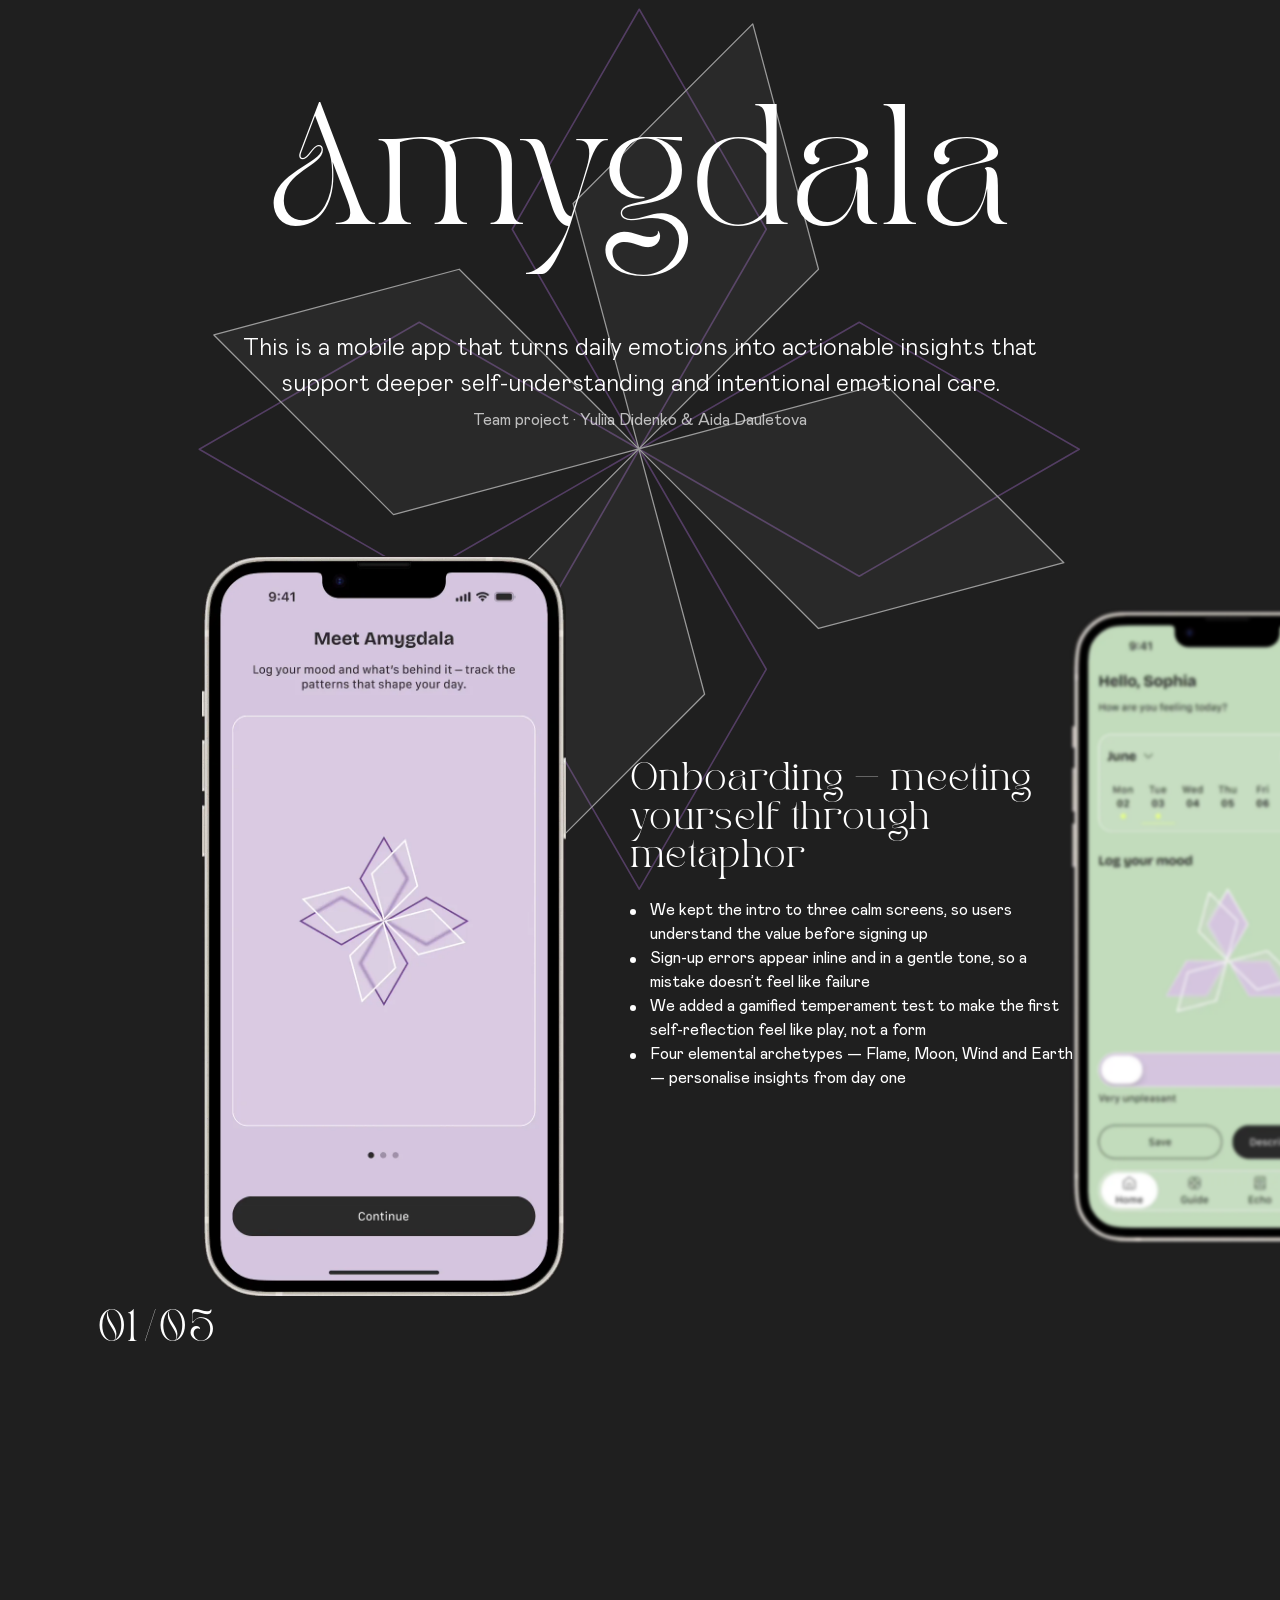
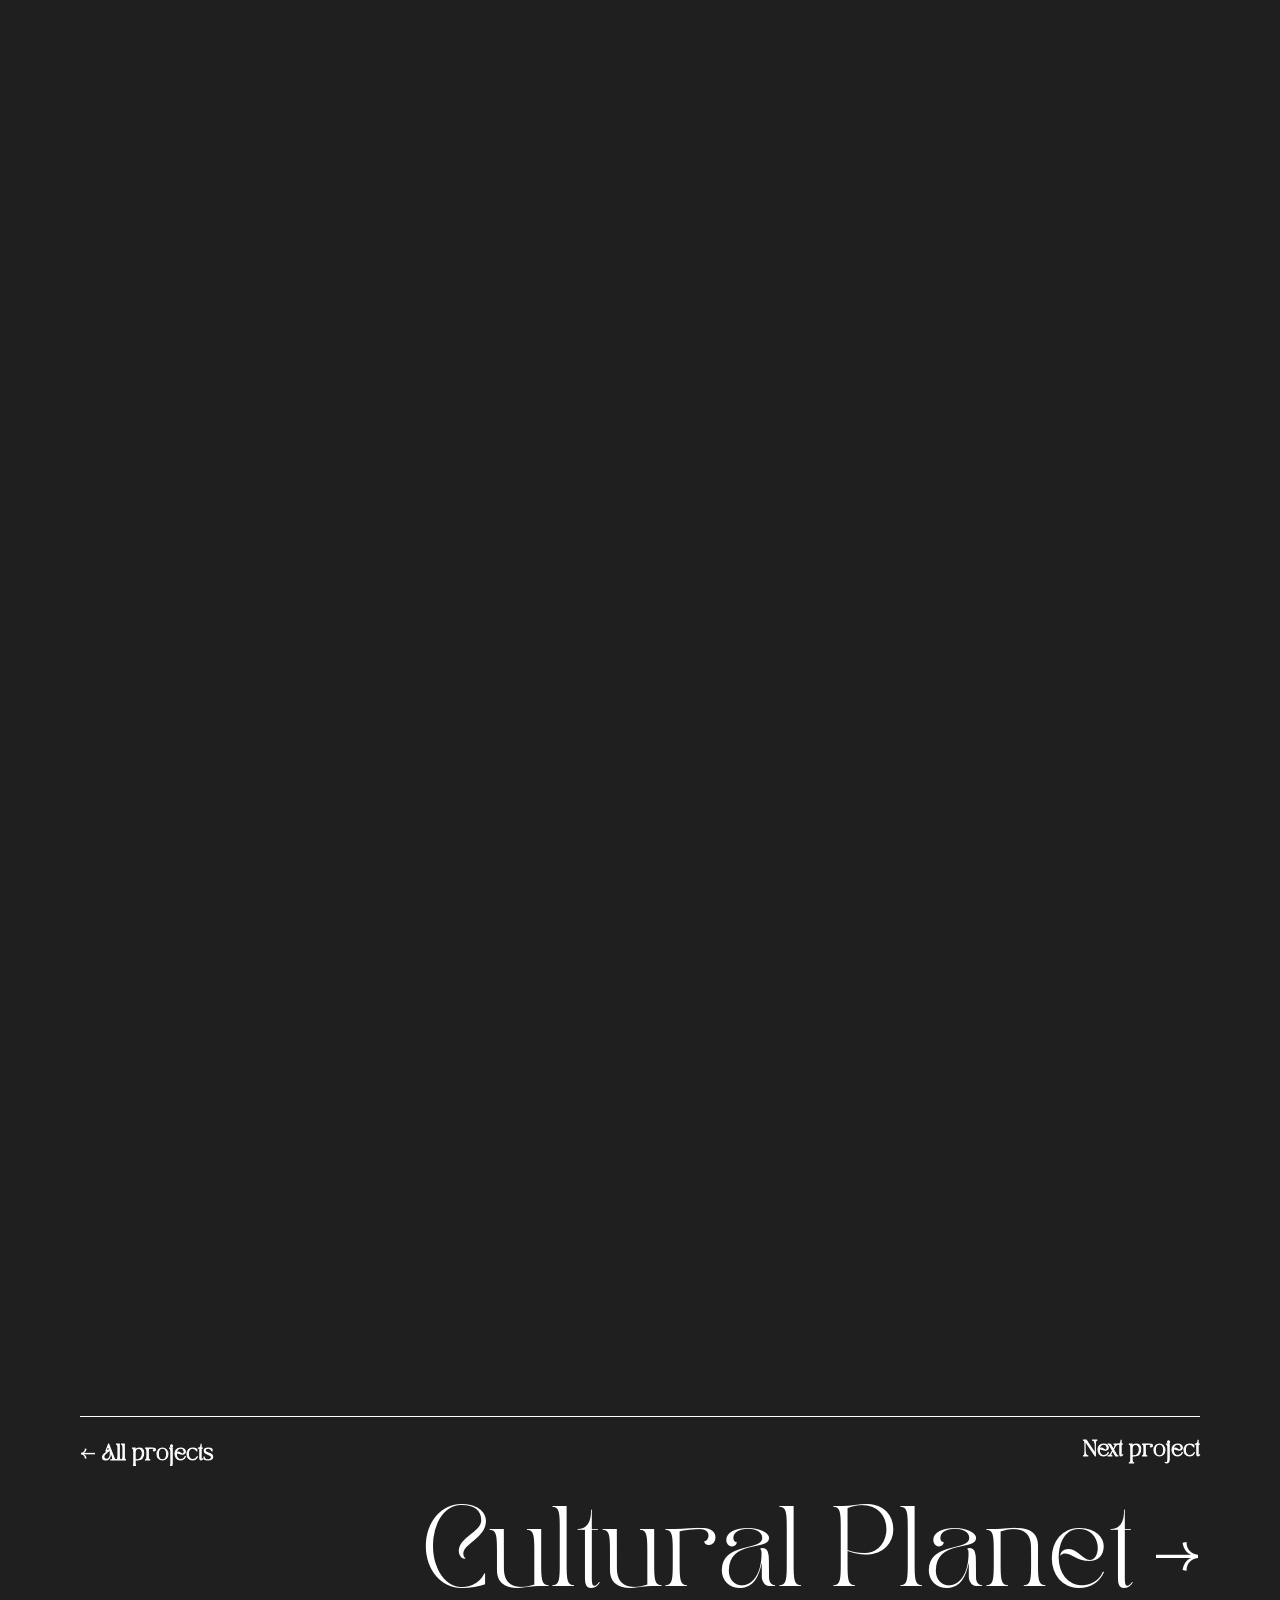
<file: amygdala.html>
<!DOCTYPE html>
<html lang="en">
  <head>
    <meta charset="UTF-8" />
    <meta name="viewport" content="width=device-width, initial-scale=1.0" />
    <title>Amygdala — mood tracker app · Yuliia Didenko</title>
    <meta
      name="description"
      content="Amygdala: a mood tracker app that turns daily emotions into actionable insights for self-understanding and intentional emotional care. UX/UI design by Yuliia Didenko."
    />
    <meta name="theme-color" content="#1f1f1f" />
    <link rel="icon" href="./media/favicon.svg" type="image/svg+xml" />
    <link rel="icon" href="./media/favicon-32.png" sizes="32x32" type="image/png" />
    <link rel="apple-touch-icon" href="./media/apple-touch-icon.png" />
    <meta name="author" content="Yuliia Didenko" />
    <meta property="og:type" content="article" />
    <meta property="og:title" content="Amygdala — mood tracker app" />
    <meta property="og:description" content="Turning daily emotions into actionable insights." />
    <meta property="og:url" content="https://yuliia-didenko.netlify.app/amygdala.html" />
    <meta property="og:image" content="https://yuliia-didenko.netlify.app/media/og-amygdala.jpg" />
    <meta property="og:image:width" content="1200" />
    <meta property="og:image:height" content="630" />
    <meta name="twitter:card" content="summary_large_image" />
    <link rel="preload" href="./fonts/tan-pearl.woff2" as="font" type="font/woff2" crossorigin />
    <link rel="preload" href="./fonts/MabryPro-Regular.woff2" as="font" type="font/woff2" crossorigin />
    <link rel="stylesheet" href="main.css" />
    <link rel="stylesheet" href="case.css" />
    <script>
      // Arriving through the page curtain (transition.js): start covered.
      try {
        if (sessionStorage.getItem("curtain") === "1") {
          sessionStorage.removeItem("curtain");
          document.documentElement.classList.add("curtain-in", "vt-enter");
          // Keep the curtain closed until the page is really ready - its
          // fonts loaded and every script run - so it never opens on a
          // half-built page (fallback serif, covers without their curtain).
          var root = document.documentElement;
          root.classList.add("curtain-hold");
          var done = false;
          var release = function () {
            if (done) return;
            done = true;
            root.classList.remove("curtain-hold");
            document.dispatchEvent(new Event("curtain:release"));
          };
          var dom = new Promise(function (r) {
            document.addEventListener("DOMContentLoaded", r);
          });
          var fonts = document.fonts ? document.fonts.ready : Promise.resolve();
          Promise.all([dom, fonts]).then(function () {
            requestAnimationFrame(function () { requestAnimationFrame(release); });
          });
          setTimeout(release, 2500); // never keep anyone waiting longer
        }
      } catch (e) {}
    </script>
  </head>

  <body class="case-page">
    <div class="cursor-dot">
      <!-- "View" eye, shown while the cursor is over a project cover. The
           iris group follows the pointer's direction (cursor.js). -->
      <svg class="cursor-eye" viewBox="0 0 26 26" width="32" height="32" aria-hidden="true" focusable="false">
        <defs>
          <clipPath id="cursor-eye-shape">
            <path d="M2.5 13C6.6 6.6 19.4 6.6 23.5 13C19.4 19.4 6.6 19.4 2.5 13Z" />
          </clipPath>
        </defs>
        <path d="M2.5 13C6.6 6.6 19.4 6.6 23.5 13C19.4 19.4 6.6 19.4 2.5 13Z" fill="#fff8ec" />
        <g clip-path="url(#cursor-eye-shape)">
          <g class="cursor-eye-iris">
            <circle cx="13" cy="13" r="4.6" fill="#31a0cd" />
            <circle cx="13" cy="13" r="2.1" fill="#1f1f1f" />
            <circle cx="14.4" cy="11.6" r="0.9" fill="#fff8ec" />
          </g>
        </g>
        <path d="M2.5 13C6.6 6.6 19.4 6.6 23.5 13C19.4 19.4 6.6 19.4 2.5 13Z" fill="none" stroke="#1f1f1f" stroke-width="1" stroke-linejoin="round" />
      </svg>
    </div>
    <div class="cursor-outline"></div>

    <div class="case-bg" aria-hidden="true">
      <img class="case-bg-spin case-bg-spin--flower" src="./media/amygdala-flower.svg?v=4" alt="" width="272" height="272" />
    </div>

    <main class="case-main">
      <header class="drum-intro">
        <h1 class="case-title case-title--tails">Amygdala</h1>
        <p class="drum-lead">
          This is a mobile app that turns daily emotions into actionable
          insights that support deeper self-understanding and intentional
          emotional care.
        </p>
        <p class="case-team">Team project · Yuliia Didenko &amp; Aida Dauletova</p>
        <a class="case-behance" href="https://www.behance.net/gallery/232259027/Amygdala-Mood-Tracker-App-UXUI-Design" target="_blank" rel="noopener noreferrer"><span class="sr-only">View on Behance</span><span class="roll" aria-hidden="true"><span class="roll-char"><span style="--i: 0" data-c="V">V</span></span><span class="roll-char"><span style="--i: 1" data-c="i">i</span></span><span class="roll-char"><span style="--i: 2" data-c="e">e</span></span><span class="roll-char"><span style="--i: 3" data-c="w">w</span></span><span class="roll-char"><span style="--i: 4" data-c="&nbsp;">&nbsp;</span></span><span class="roll-char"><span style="--i: 5" data-c="o">o</span></span><span class="roll-char"><span style="--i: 6" data-c="n">n</span></span><span class="roll-char"><span style="--i: 7" data-c="&nbsp;">&nbsp;</span></span><span class="roll-char"><span style="--i: 8" data-c="B">B</span></span><span class="roll-char"><span style="--i: 9" data-c="e">e</span></span><span class="roll-char"><span style="--i: 10" data-c="h">h</span></span><span class="roll-char"><span style="--i: 11" data-c="a">a</span></span><span class="roll-char"><span style="--i: 12" data-c="n">n</span></span><span class="roll-char"><span style="--i: 13" data-c="c">c</span></span><span class="roll-char"><span style="--i: 14" data-c="e">e</span></span></span><span class="case-arrow" aria-hidden="true">↗</span></a>
      </header>

      <section class="drum" data-spread="1.15" aria-label="Amygdala screens" style="--count: 5">
        <div class="drum-stage">
          <div class="drum-counter" aria-hidden="true">
            <span class="drum-counter-window"><span class="drum-counter-strip"><span>01</span><span>02</span><span>03</span><span>04</span><span>05</span></span></span>
            <span class="drum-counter-total">/05</span>
          </div>
          <div class="drum-wheel">
        <figure class="drum-item drum-item--split" data-index="onboarding">
          <div class="drum-media">
            <video class="drum-screen drum-phone" id="first-screen" muted loop playsinline preload="none"
              poster="./media/amygdala-screens/onboarding-poster.webp?v=4" width="752" height="1530"
              aria-label="Onboarding: intro screens, sign-up, the Mirror Within temperament test and its Flame result">
              <source src="./media/amygdala-screens/onboarding.mp4?v=4" type="video/mp4" />
            </video>
          </div>
          <figcaption class="drum-caption">
            <span class="drum-caption-title">Onboarding — meeting yourself through metaphor</span>
            <ul class="drum-caption-list">
              <li>We kept the intro to three calm screens, so users understand the value before signing up</li>
              <li>Sign-up errors appear inline and in a gentle tone, so a mistake doesn’t feel like failure</li>
              <li>We added a gamified temperament test to make the first self-reflection feel like play, not a form</li>
              <li>Four elemental archetypes — Flame, Moon, Wind and Earth — personalise insights from day one</li>
            </ul>
          </figcaption>
        </figure>
        <figure class="drum-item drum-item--split" data-index="2">
          <div class="drum-media">
            <video class="drum-screen drum-phone" muted loop playsinline preload="none"
              poster="./media/amygdala-screens/mood-log-poster.webp?v=4" width="752" height="1530"
              aria-label="Logging a mood: the flower turns, changes colour and shape with the slider">
              <source src="./media/amygdala-screens/mood-log.mp4?v=4" type="video/mp4" />
            </video>
          </div>
          <figcaption class="drum-caption">
            <span class="drum-caption-title">Mood Log — tracking how you feel, day by day</span>
            <ul class="drum-caption-list">
              <li>We turned logging a mood into one gesture: a slider that changes the flower’s colour and shape</li>
              <li>Users pick from a wide range of emotions or create their own, because feelings rarely fit a list</li>
              <li>Trends by day, week and month turn single entries into insights</li>
              <li>Apple Health integration puts mood next to sleep and activity</li>
            </ul>
          </figcaption>
        </figure>
        <figure class="drum-item drum-item--split" data-index="0">
          <div class="drum-media">
            <video class="drum-screen drum-phone" muted loop playsinline preload="none" data-sound-start="5.8"
              poster="./media/amygdala-screens/meditation-poster.webp?v=5" width="752" height="1530"
              aria-label="Meditations: browsing categories and playing a guided session">
              <source src="./media/amygdala-screens/meditation.mp4?v=5" type="video/mp4" />
            </video>
          </div>
          <figcaption class="drum-caption">
            <span class="drum-caption-title">Meditations — short sessions for every mood</span>
            <button class="drum-sound" type="button" aria-pressed="false">
              <span class="drum-sound-icon" aria-hidden="true"></span>
              <span class="drum-sound-label">Play with sound</span>
            </button>
            <ul class="drum-caption-list">
              <li>We grouped meditations by intention — morning boost, self-love, healing, sleep — rather than by length</li>
              <li>Each track shows its mood and duration upfront, so users can choose in seconds</li>
              <li>The player stays minimal, with nothing to distract from relaxing</li>
            </ul>
          </figcaption>
        </figure>
        <figure class="drum-item drum-item--split" data-index="4">
          <div class="drum-media">
            <video class="drum-screen drum-phone" muted loop playsinline preload="none" data-sound-start="23.3" data-sound-end="37.4"
              poster="./media/amygdala-screens/affirmations-poster.webp?v=5" width="752" height="1530"
              aria-label="Affirmations: swiping through daily affirmations, the Echo journal, then talking to Echo, the AI companion">
              <source src="./media/amygdala-screens/affirmations.mp4?v=6" type="video/mp4" />
            </video>
          </div>
          <figcaption class="drum-caption">
            <span class="drum-caption-title">Affirmations &amp; Talk to Echo — support in your own words</span>
            <button class="drum-sound" type="button" aria-pressed="false">
              <span class="drum-sound-icon" aria-hidden="true"></span>
              <span class="drum-sound-label">Play with sound</span>
            </button>
            <ul class="drum-caption-list">
              <li>We curated affirmations for self-love, confidence and calm, so users can start the day with one</li>
              <li>A short guide shows how to practise affirmations, so the habit feels natural from the first try</li>
              <li>Users can reflect with Echo AI and receive kind, thoughtful responses</li>
              <li>We built Echo for emotional safety and support — it listens and reflects without judgment</li>
            </ul>
          </figcaption>
        </figure>
        <figure class="drum-item drum-item--split" data-index="1">
          <div class="drum-media">
            <video class="drum-screen drum-phone" muted loop playsinline preload="none"
              poster="./media/amygdala-screens/breathing-poster.webp?v=5" width="752" height="1530"
              aria-label="Breathing exercise: the circle grows and shrinks through inhale, hold and exhale">
              <source src="./media/amygdala-screens/breathing.mp4?v=5" type="video/mp4" />
            </video>
          </div>
          <figcaption class="drum-caption">
            <span class="drum-caption-title">Just breathe — guided sessions to reset the nervous system</span>
            <ul class="drum-caption-list">
              <li>We offered four breathing patterns for different needs: sleep, stress relief or focus</li>
              <li>The circle grows and shrinks with each phase, so users can breathe without reading instructions</li>
              <li>Inhale, Hold and Exhale labels change in sync with the animation, supporting users who prefer text cues</li>
            </ul>
          </figcaption>
        </figure>
          </div>
        </div>
      </section>
    </main>

    <nav class="case-foot" aria-label="Project navigation">
      <a href="./index.html#projects" class="case-back"><span class="case-arrow" aria-hidden="true">←</span><span class="sr-only">All projects</span><span class="roll" aria-hidden="true"><span class="roll-char"><span style="--i: 0" data-c="A">A</span></span><span class="roll-char"><span style="--i: 1" data-c="l">l</span></span><span class="roll-char"><span style="--i: 2" data-c="l">l</span></span><span class="roll-char"><span style="--i: 3" data-c="&nbsp;">&nbsp;</span></span><span class="roll-char"><span style="--i: 4" data-c="p">p</span></span><span class="roll-char"><span style="--i: 5" data-c="r">r</span></span><span class="roll-char"><span style="--i: 6" data-c="o">o</span></span><span class="roll-char"><span style="--i: 7" data-c="j">j</span></span><span class="roll-char"><span style="--i: 8" data-c="e">e</span></span><span class="roll-char"><span style="--i: 9" data-c="c">c</span></span><span class="roll-char"><span style="--i: 10" data-c="t">t</span></span><span class="roll-char"><span style="--i: 11" data-c="s">s</span></span></span></a>
      <a href="./cultural-planet.html" class="case-next">
        <span class="case-next-label">Next project</span>
        <span class="case-next-title"><span class="sr-only">Cultural Planet</span><span class="roll" aria-hidden="true"><span class="roll-char"><span style="--i: 0" data-c="C">C</span></span><span class="roll-char"><span style="--i: 1" data-c="u">u</span></span><span class="roll-char"><span style="--i: 2" data-c="l">l</span></span><span class="roll-char"><span style="--i: 3" data-c="t">t</span></span><span class="roll-char"><span style="--i: 4" data-c="u">u</span></span><span class="roll-char"><span style="--i: 5" data-c="r">r</span></span><span class="roll-char"><span style="--i: 6" data-c="a">a</span></span><span class="roll-char"><span style="--i: 7" data-c="l">l</span></span><span class="roll-char"><span style="--i: 8" data-c="&nbsp;">&nbsp;</span></span><span class="roll-char"><span style="--i: 9" data-c="P">P</span></span><span class="roll-char"><span style="--i: 10" data-c="l">l</span></span><span class="roll-char"><span style="--i: 11" data-c="a">a</span></span><span class="roll-char"><span style="--i: 12" data-c="n">n</span></span><span class="roll-char"><span style="--i: 13" data-c="e">e</span></span><span class="roll-char"><span style="--i: 14" data-c="t">t</span></span></span><span class="case-arrow" aria-hidden="true">→</span></span>
      </a>
    </nav>

    <dialog class="lightbox" aria-label="Full-size screen">
      <button class="lightbox-close" type="button" aria-label="Close">×</button>
      <img class="lightbox-img" alt="" />
    </dialog>

    <script src="./cursor.js"></script>
    <script src="./tails.js"></script>
    <script src="./case.js"></script>
    <script src="./transition.js"></script>
  </body>
</html>
</file>
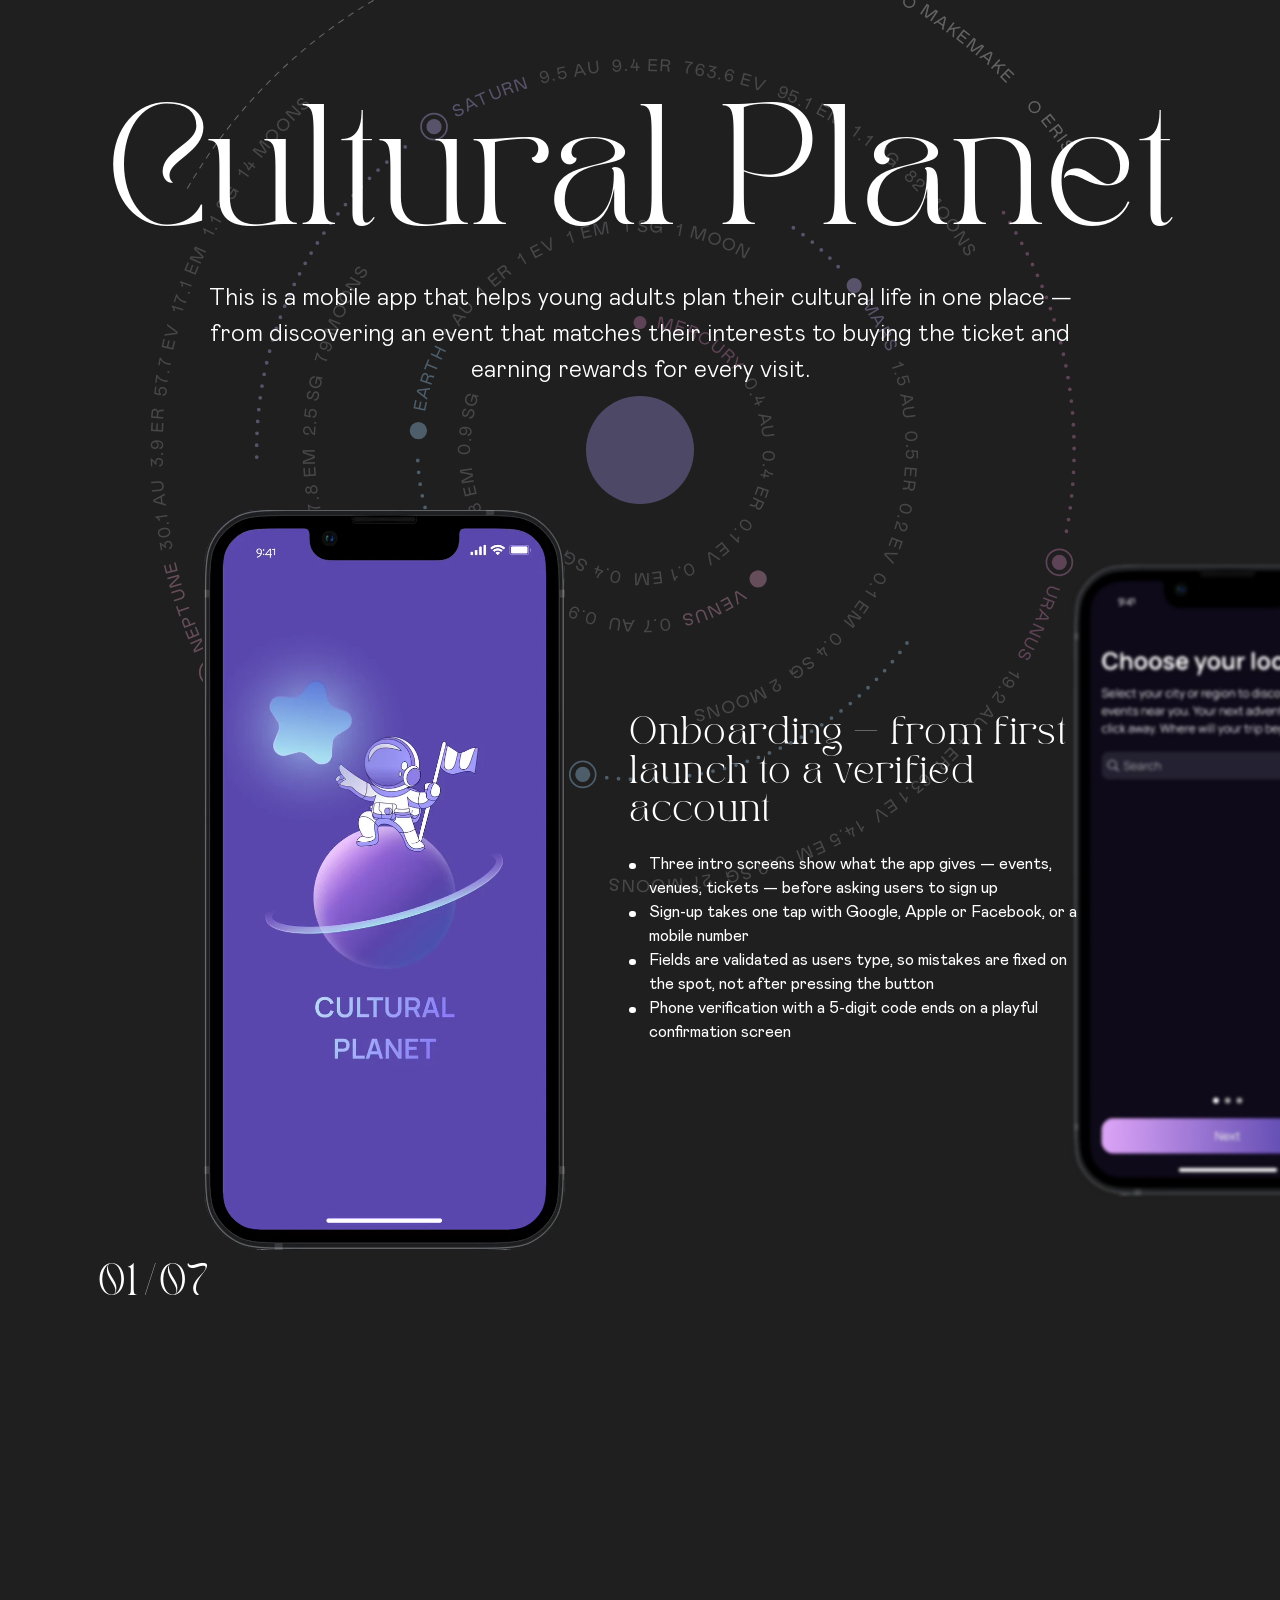
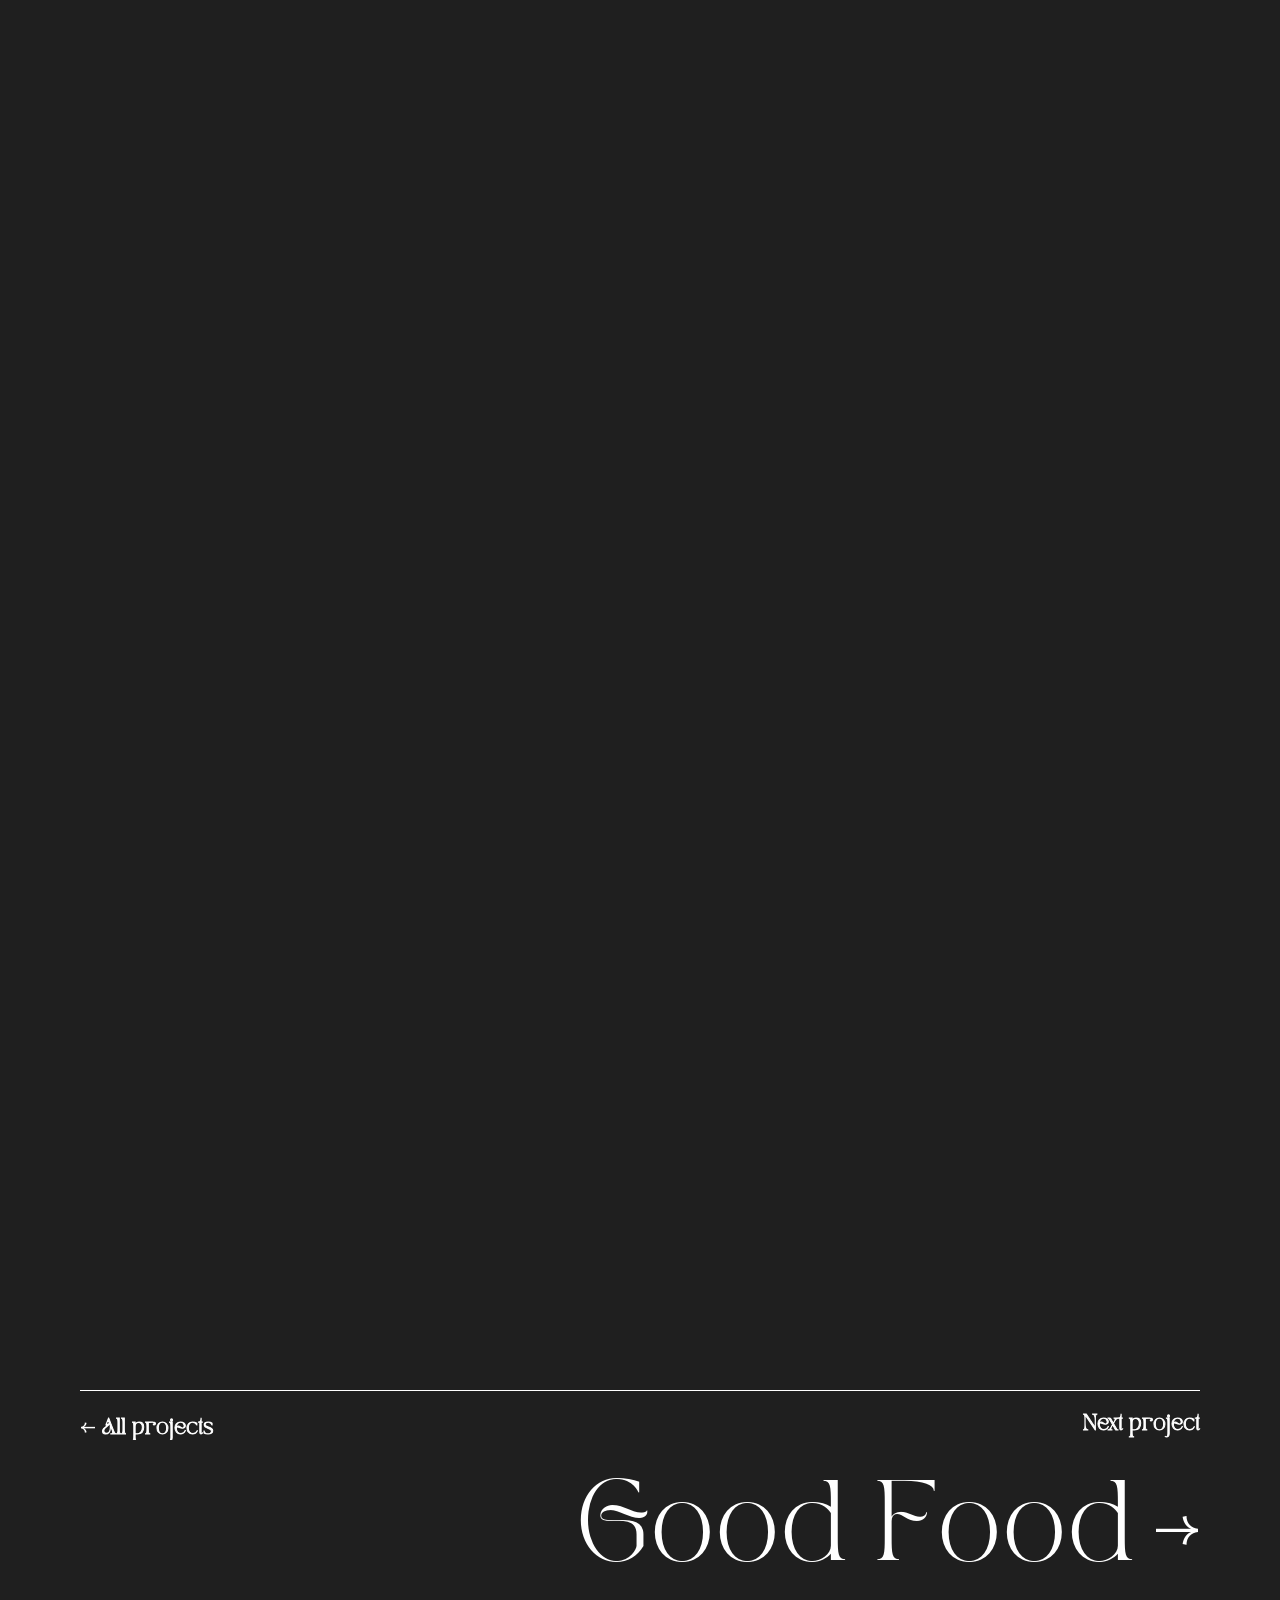
<file: cultural-planet.html>
<!DOCTYPE html>
<html lang="en">
  <head>
    <meta charset="UTF-8" />
    <meta name="viewport" content="width=device-width, initial-scale=1.0" />
    <title>Cultural Planet — events app · Yuliia Didenko</title>
    <meta
      name="description"
      content="Cultural Planet: a mobile app that helps young adults plan their cultural life, from discovering an event to buying the ticket. Product design by Yuliia Didenko."
    />
    <meta name="theme-color" content="#1f1f1f" />
    <link rel="icon" href="./media/favicon.svg" type="image/svg+xml" />
    <link rel="icon" href="./media/favicon-32.png" sizes="32x32" type="image/png" />
    <link rel="apple-touch-icon" href="./media/apple-touch-icon.png" />
    <meta name="author" content="Yuliia Didenko" />
    <meta property="og:type" content="article" />
    <meta property="og:title" content="Cultural Planet — events app" />
    <meta property="og:description" content="Discover events, buy tickets and earn rewards — all in one app." />
    <meta property="og:url" content="https://yuliia-didenko.netlify.app/cultural-planet.html" />
    <meta property="og:image" content="https://yuliia-didenko.netlify.app/media/og-cultural-planet.jpg" />
    <meta property="og:image:width" content="1200" />
    <meta property="og:image:height" content="630" />
    <meta name="twitter:card" content="summary_large_image" />
    <link rel="preload" href="./fonts/tan-pearl.woff2" as="font" type="font/woff2" crossorigin />
    <link rel="preload" href="./fonts/MabryPro-Regular.woff2" as="font" type="font/woff2" crossorigin />
    <link rel="stylesheet" href="main.css" />
    <link rel="stylesheet" href="case.css" />
    <script>
      // Arriving through the page curtain (transition.js): start covered.
      try {
        if (sessionStorage.getItem("curtain") === "1") {
          sessionStorage.removeItem("curtain");
          document.documentElement.classList.add("curtain-in", "vt-enter");
          // Keep the curtain closed until the page is really ready - its
          // fonts loaded and every script run - so it never opens on a
          // half-built page (fallback serif, covers without their curtain).
          var root = document.documentElement;
          root.classList.add("curtain-hold");
          var done = false;
          var release = function () {
            if (done) return;
            done = true;
            root.classList.remove("curtain-hold");
            document.dispatchEvent(new Event("curtain:release"));
          };
          var dom = new Promise(function (r) {
            document.addEventListener("DOMContentLoaded", r);
          });
          var fonts = document.fonts ? document.fonts.ready : Promise.resolve();
          Promise.all([dom, fonts]).then(function () {
            requestAnimationFrame(function () { requestAnimationFrame(release); });
          });
          setTimeout(release, 2500); // never keep anyone waiting longer
        }
      } catch (e) {}
    </script>
  </head>

  <body class="case-page">
    <div class="cursor-dot">
      <!-- "View" eye, shown while the cursor is over a project cover. The
           iris group follows the pointer's direction (cursor.js). -->
      <svg class="cursor-eye" viewBox="0 0 26 26" width="32" height="32" aria-hidden="true" focusable="false">
        <defs>
          <clipPath id="cursor-eye-shape">
            <path d="M2.5 13C6.6 6.6 19.4 6.6 23.5 13C19.4 19.4 6.6 19.4 2.5 13Z" />
          </clipPath>
        <path id="belt0" d="M26.2 512.4 A474 474 0 0 1 49.2 353.5"/><path id="belt1" d="M62.1 318.6 A474 474 0 0 1 147.7 182.8"/><path id="belt2" d="M173.7 156.2 A474 474 0 0 1 307.2 67.0"/><path id="belt3" d="M341.8 53.2 A474 474 0 0 1 500.0 26.0"/></defs>
        <path d="M2.5 13C6.6 6.6 19.4 6.6 23.5 13C19.4 19.4 6.6 19.4 2.5 13Z" fill="#fff8ec" />
        <g clip-path="url(#cursor-eye-shape)">
          <g class="cursor-eye-iris">
            <circle cx="13" cy="13" r="4.6" fill="#31a0cd" />
            <circle cx="13" cy="13" r="2.1" fill="#1f1f1f" />
            <circle cx="14.4" cy="11.6" r="0.9" fill="#fff8ec" />
          </g>
        </g>
        <path d="M2.5 13C6.6 6.6 19.4 6.6 23.5 13C19.4 19.4 6.6 19.4 2.5 13Z" fill="none" stroke="#1f1f1f" stroke-width="1" stroke-linejoin="round" />
      </svg>
    </div>
    <div class="cursor-outline"></div>

    <div class="case-bg" aria-hidden="true">
      <svg class="case-bg-spin case-bg-system" viewBox="0 0 1000 1000" fill="none" xmlns="http://www.w3.org/2000/svg" aria-hidden="true" focusable="false">
        <defs><path id="o0" d="M516.0 383.1 A118 118 0 1 1 383.1 516.0"/><path id="o1" d="M595.5 630.8 A162 162 0 0 1 399.7 372.8"/><path id="o2" d="M297.1 464.2 A206 206 0 0 1 666.8 379.1"/><path id="o3" d="M708.2 361.6 A250 250 0 0 1 452.6 745.5"/><path id="o4" d="M425.5 795.8 A305 305 0 0 1 329.9 246.8"/><path id="o5" d="M328.2 189.4 A355 355 0 0 1 844.4 413.9"/><path id="o6" d="M882.0 625.1 A402 402 0 0 1 377.2 882.8"/><path id="o7" d="M94.7 686.2 A446 446 0 0 1 278.2 113.1"/><path id="o8" d="M366.6 34.7 A484 484 0 0 1 516.9 16.3"/><path id="o9" d="M529.9 16.9 A484 484 0 0 1 677.7 49.8"/><path id="o10" d="M645.9 38.5 A484 484 0 0 1 781.3 106.2"/><path id="o11" d="M760.3 92.0 A484 484 0 0 1 873.7 192.4"/><path id="o12" d="M873.7 192.4 A484 484 0 0 1 950.4 322.9"/></defs>
        <circle cx="500" cy="500" r="50" fill="#A99BF0"/>
        <g class="orbit" data-k="2.6"><circle cx="500.0" cy="382.0" r="6" fill="#D98BC0"/><text class="sys-text" dy="0.36em"><textPath href="#o0"><tspan fill="#D98BC0">MERCURY</tspan><tspan fill="#E9E7EE" class="sys-rest">  0.4 AU  0.4 ER  0.1 EV  0.1 EM  0.4 SG</tspan></textPath></text></g><g class="orbit" data-k="2.0"><circle cx="609.4" cy="619.4" r="8" fill="#F2A9CF"/><text class="sys-text" dy="0.36em"><textPath href="#o1"><tspan fill="#F2A9CF">VENUS</tspan><tspan fill="#E9E7EE" class="sys-rest">  0.7 AU  0.9 ER  0.9 EV  0.8 EM  0.9 SG</tspan></textPath></text></g><g class="orbit" data-k="1.6"><circle cx="294.8" cy="482.0" r="8" fill="#A9D8FF"/><text class="sys-text" dy="0.36em"><textPath href="#o2"><tspan fill="#A9D8FF">EARTH</tspan><tspan fill="#E9E7EE" class="sys-rest">  1 AU  1 ER  1 EV  1 EM  1 SG  1 MOON</tspan></textPath></text><path d="M304.1 563.7 A206 206 0 0 1 294.0 500.0" stroke="#A9D8FF" stroke-width="3.5" stroke-linecap="round" stroke-dasharray="0 11"/></g><g class="orbit" data-k="1.3"><circle cx="698.3" cy="347.8" r="7" fill="#C9B8FF"/><text class="sys-text" dy="0.36em"><textPath href="#o3"><tspan fill="#C9B8FF">MARS</tspan><tspan fill="#E9E7EE" class="sys-rest">  1.5 AU  0.5 ER  0.2 EV  0.1 EM  0.4 SG  2 MOONS</tspan></textPath></text><path d="M642.0 294.2 A250 250 0 0 1 687.5 334.7" stroke="#C9B8FF" stroke-width="3.5" stroke-linecap="round" stroke-dasharray="0 11"/></g><g class="orbit" data-k="1.0"><circle cx="447.0" cy="800.4" r="7" fill="#A9D8FF"/><circle cx="447.0" cy="800.4" r="12" stroke="#A9D8FF" stroke-width="1.6"/><text class="sys-text" dy="0.36em"><textPath href="#o4"><tspan fill="#A9D8FF">JUPITER</tspan><tspan fill="#E9E7EE" class="sys-rest">  5.2 AU  11.2 ER  1,321.3 EV  317.8 EM  2.5 SG  79 MOONS</tspan></textPath></text><path d="M747.2 678.7 A305 305 0 0 1 468.8 803.4" stroke="#A9D8FF" stroke-width="3.5" stroke-linecap="round" stroke-dasharray="0 11"/></g><g class="orbit" data-k="0.8"><circle cx="309.3" cy="200.6" r="7" fill="#C9B8FF"/><circle cx="309.3" cy="200.6" r="12" stroke="#C9B8FF" stroke-width="1.6"/><text class="sys-text" dy="0.36em"><textPath href="#o5"><tspan fill="#C9B8FF">SATURN</tspan><tspan fill="#E9E7EE" class="sys-rest">  9.5 AU  9.4 ER  763.6 EV  95.1 EM  1.1 SG  82 MOONS</tspan></textPath></text><path d="M145.1 506.5 A355 355 0 0 1 291.1 213.0" stroke="#C9B8FF" stroke-width="3.5" stroke-linecap="round" stroke-dasharray="0 11"/></g><g class="orbit" data-k="0.62"><circle cx="888.3" cy="604.0" r="7" fill="#D98BC0"/><circle cx="888.3" cy="604.0" r="12" stroke="#D98BC0" stroke-width="1.6"/><text class="sys-text" dy="0.36em"><textPath href="#o6"><tspan fill="#D98BC0">URANUS</tspan><tspan fill="#E9E7EE" class="sys-rest">  19.2 AU  4 ER  63.1 EV  14.5 EM  0.9 SG  27 MOONS</tspan></textPath></text><path d="M836.6 280.3 A402 402 0 0 1 893.4 582.6" stroke="#D98BC0" stroke-width="3.5" stroke-linecap="round" stroke-dasharray="0 11"/></g><g class="orbit" data-k="0.5"><circle cx="104.4" cy="705.9" r="7" fill="#F2A9CF"/><circle cx="104.4" cy="705.9" r="12" stroke="#F2A9CF" stroke-width="1.6"/><text class="sys-text" dy="0.36em"><textPath href="#o7"><tspan fill="#F2A9CF">NEPTUNE</tspan><tspan fill="#E9E7EE" class="sys-rest">  30.1 AU  3.9 ER  57.7 EV  17.1 EM  1.1 SG  14 MOONS</tspan></textPath></text><path d="M349.8 920.0 A446 446 0 0 1 115.0 725.2" stroke="#F2A9CF" stroke-width="3.5" stroke-linecap="round" stroke-dasharray="0 11"/></g><g class="orbit" data-k="0.38"><path d="M80.8 258.0 A484 484 0 0 1 334.5 45.2" stroke="#E9E7EE" stroke-width="1" stroke-dasharray="6 5"/><text class="sys-text" dy="0.36em"><textPath href="#o8"><tspan fill="#E9E7EE">KUIPER BELT</tspan></textPath></text><circle cx="516.9" cy="16.3" r="5" stroke="#E9E7EE" stroke-width="1.4"/><text class="sys-text" dy="0.36em"><textPath href="#o9"><tspan fill="#E9E7EE">PLUTO</tspan></textPath></text><circle cx="633.4" cy="34.7" r="5" stroke="#E9E7EE" stroke-width="1.4"/><text class="sys-text" dy="0.36em"><textPath href="#o10"><tspan fill="#E9E7EE">HAUMEA</tspan></textPath></text><circle cx="749.3" cy="85.1" r="5" stroke="#E9E7EE" stroke-width="1.4"/><text class="sys-text" dy="0.36em"><textPath href="#o11"><tspan fill="#E9E7EE">MAKEMAKE</tspan></textPath></text><circle cx="865.3" cy="182.5" r="5" stroke="#E9E7EE" stroke-width="1.4"/><text class="sys-text" dy="0.36em"><textPath href="#o12"><tspan fill="#E9E7EE">ERIS</tspan></textPath></text></g>
      </svg>
    </div>

    <main class="case-main">
      <header class="drum-intro">
        <h1 class="case-title">Cultural Planet</h1>
        <p class="drum-lead">
          This is a mobile app that helps young adults plan their cultural
          life in one place — from discovering an event that matches their
          interests to buying the ticket and earning rewards for every visit.
        </p>
        <a class="case-behance" href="https://www.behance.net/gallery/193502999/Open-the-Door-to-the-World-of-Events" target="_blank" rel="noopener noreferrer"><span class="sr-only">View on Behance</span><span class="roll" aria-hidden="true"><span class="roll-char"><span style="--i: 0" data-c="V">V</span></span><span class="roll-char"><span style="--i: 1" data-c="i">i</span></span><span class="roll-char"><span style="--i: 2" data-c="e">e</span></span><span class="roll-char"><span style="--i: 3" data-c="w">w</span></span><span class="roll-char"><span style="--i: 4" data-c="&nbsp;">&nbsp;</span></span><span class="roll-char"><span style="--i: 5" data-c="o">o</span></span><span class="roll-char"><span style="--i: 6" data-c="n">n</span></span><span class="roll-char"><span style="--i: 7" data-c="&nbsp;">&nbsp;</span></span><span class="roll-char"><span style="--i: 8" data-c="B">B</span></span><span class="roll-char"><span style="--i: 9" data-c="e">e</span></span><span class="roll-char"><span style="--i: 10" data-c="h">h</span></span><span class="roll-char"><span style="--i: 11" data-c="a">a</span></span><span class="roll-char"><span style="--i: 12" data-c="n">n</span></span><span class="roll-char"><span style="--i: 13" data-c="c">c</span></span><span class="roll-char"><span style="--i: 14" data-c="e">e</span></span></span><span class="case-arrow" aria-hidden="true">↗</span></a>
      </header>

      <section class="drum" data-spread="1.15" aria-label="Cultural Planet screens" style="--count: 7">
        <div class="drum-stage">
          <div class="drum-counter" aria-hidden="true">
            <span class="drum-counter-window"><span class="drum-counter-strip"><span>01</span><span>02</span><span>03</span><span>04</span><span>05</span><span>06</span><span>07</span></span></span></span>
            <span class="drum-counter-total">/07</span>
          </div>
          <div class="drum-wheel">
        <figure class="drum-item drum-item--split" data-index="0">
          <div class="drum-media">
            <video class="drum-screen drum-phone drum-phone--framed" id="first-screen" muted loop playsinline preload="none"
              poster="./media/cultural-planet-screens/onboarding-poster.webp?v=2" width="720" height="1470"
              aria-label="Onboarding: intro screens, sign-up with inline validation, phone verification and confirmation">
              <source src="./media/cultural-planet-screens/onboarding.mp4?v=2" type="video/mp4" />
            </video>
          </div>
          <figcaption class="drum-caption">
            <span class="drum-caption-title">Onboarding — from first launch to a verified account</span>
            <ul class="drum-caption-list">
              <li>Three intro screens show what the app gives — events, venues, tickets — before asking users to sign up</li>
              <li>Sign-up takes one tap with Google, Apple or Facebook, or a mobile number</li>
              <li>Fields are validated as users type, so mistakes are fixed on the spot, not after pressing the button</li>
              <li>Phone verification with a 5-digit code ends on a playful confirmation screen</li>
            </ul>
          </figcaption>
        </figure>
        <figure class="drum-item drum-item--split" data-index="1">
          <div class="drum-media">
            <video class="drum-screen drum-phone drum-phone--framed" muted loop playsinline preload="none"
              poster="./media/cultural-planet-screens/personalization-poster.webp?v=2" width="720" height="1470"
              aria-label="Choosing a city and interests, turning on notifications, then scrolling the personalized home feed">
              <source src="./media/cultural-planet-screens/personalization.mp4?v=2" type="video/mp4" />
            </video>
          </div>
          <figcaption class="drum-caption">
            <span class="drum-caption-title">Personalization — a feed built around each user</span>
            <ul class="drum-caption-list">
              <li>Users choose their city and interests once, and the whole app is tailored to them</li>
              <li>Popular interests appear as chips, so choosing takes seconds instead of typing</li>
              <li>I ask for notifications only after users have seen what they’ll be notified about</li>
              <li>The home page personalizes offers based on users’ interests and viewing history, so everything on it feels relevant</li>
            </ul>
          </figcaption>
        </figure>
        <figure class="drum-item drum-item--split" data-index="2">
          <div class="drum-media">
            <video class="drum-screen drum-phone drum-phone--framed" muted loop playsinline preload="none"
              poster="./media/cultural-planet-screens/search-poster.webp?v=3" width="720" height="1470"
              aria-label="Detailed filters with categories, calendar, distance, language and price, then search results for this week">
              <source src="./media/cultural-planet-screens/search.mp4?v=3" type="video/mp4" />
            </video>
          </div>
          <figcaption class="drum-caption">
            <span class="drum-caption-title">Search — from quick chips to detailed filters</span>
            <ul class="drum-caption-list">
              <li>Category tiles with imagery make browsing feel like exploring, not filling in a form</li>
              <li>Filters let users actively customize their results by distance, category, language, price, date and relevance — all in one sheet</li>
              <li>The calendar opens only when users choose a custom range, so the form stays short for quick picks like Today or This weekend</li>
              <li>One “View event results” button applies every filter at once — no separate confirm steps</li>
            </ul>
          </figcaption>
        </figure>
        <figure class="drum-item drum-item--split" data-index="3">
          <div class="drum-media">
            <video class="drum-screen drum-phone drum-phone--framed" muted loop playsinline preload="none"
              poster="./media/cultural-planet-screens/map-poster.webp?v=2" width="720" height="1470"
              aria-label="Map search: Zürich map with event pins, a tapped pin opens the event card, then the event page">
              <source src="./media/cultural-planet-screens/map.mp4?v=2" type="video/mp4" />
            </video>
          </div>
          <figcaption class="drum-caption">
            <span class="drum-caption-title">Map search — what’s on nearby</span>
            <ul class="drum-caption-list">
              <li>The map shows every event around the user as a pin, so they can plan by place, not only by date</li>
              <li>The same quick chips — All, Today, Tomorrow, This week — filter the pins right on the map</li>
              <li>Tapping a pin opens a compact event card with follow, website and call actions, without leaving the map</li>
              <li>One more tap opens the full event page</li>
            </ul>
          </figcaption>
        </figure>
        <figure class="drum-item drum-item--split" data-index="4">
          <div class="drum-media">
            <video class="drum-screen drum-phone drum-phone--framed" muted loop playsinline preload="none"
              poster="./media/cultural-planet-screens/event-poster.webp?v=2" width="720" height="1470"
              aria-label="Event page with rating, attendees, location options and map, then the venue page with its details and upcoming events">
              <source src="./media/cultural-planet-screens/event.mp4?v=2" type="video/mp4" />
            </video>
          </div>
          <figcaption class="drum-caption">
            <span class="drum-caption-title">Event and venue — everything needed to decide</span>
            <ul class="drum-caption-list">
              <li>The event page answers the key questions up front — when, where, how much and who’s going</li>
              <li>The “Get ticket” button sits right under the title, so users don’t have to scroll to act</li>
              <li>The address opens in Apple or Google Maps in one tap, and the location is shown on the map right on the page</li>
              <li>Venue pages show rating, facilities and contact options, and gather all upcoming events in one place</li>
            </ul>
          </figcaption>
        </figure>
        <figure class="drum-item drum-item--split" data-index="5">
          <div class="drum-media">
            <video class="drum-screen drum-phone drum-phone--framed" muted loop playsinline preload="none"
              poster="./media/cultural-planet-screens/booking-poster.webp?v=3" width="720" height="1470"
              aria-label="Booking with validated personal details and guests, checkout, successful payment and the ticket with its QR code">
              <source src="./media/cultural-planet-screens/booking.mp4?v=3" type="video/mp4" />
            </video>
          </div>
          <figcaption class="drum-caption">
            <span class="drum-caption-title">Booking — from details to ticket in one flow</span>
            <ul class="drum-caption-list">
              <li>Booking is a single screen: personal details, extra guests and a ticket summary</li>
              <li>Each field confirms itself with a check mark, so users know the form is right before checkout</li>
              <li>The tab bar is hidden during booking and payment, so nothing pulls users out of the flow before the ticket is theirs</li>
              <li>After payment the ticket with its QR code is one tap away and can be sent by email or saved as an image</li>
            </ul>
          </figcaption>
        </figure>
        <figure class="drum-item drum-item--split" data-index="6">
          <div class="drum-media">
            <video class="drum-screen drum-phone drum-phone--framed" muted loop playsinline preload="none"
              poster="./media/cultural-planet-screens/profile-poster.webp?v=3" width="720" height="1470"
              aria-label="Tickets and notifications, profile with bio and favorites, the wallet with cards and payment history, rewards levels with an unlocked tier, and settings">
              <source src="./media/cultural-planet-screens/profile.mp4?v=3" type="video/mp4" />
            </video>
          </div>
          <figcaption class="drum-caption">
            <span class="drum-caption-title">Profile, wallet and rewards</span>
            <ul class="drum-caption-list">
              <li>The profile gathers tickets, following and favorites, with the bio editable in place</li>
              <li>The built-in wallet keeps cards and payment history in the app</li>
              <li>Cultural Planet rewards the passion for discovery: users collect points, unlock tiers and enjoy their rewards</li>
              <li>Settings explain what deactivating or deleting the account means before users choose</li>
            </ul>
          </figcaption>
        </figure>
          </div>
        </div>
      </section>
    </main>

    <nav class="case-foot" aria-label="Project navigation">
      <a href="./index.html#projects" class="case-back"><span class="case-arrow" aria-hidden="true">←</span><span class="sr-only">All projects</span><span class="roll" aria-hidden="true"><span class="roll-char"><span style="--i: 0" data-c="A">A</span></span><span class="roll-char"><span style="--i: 1" data-c="l">l</span></span><span class="roll-char"><span style="--i: 2" data-c="l">l</span></span><span class="roll-char"><span style="--i: 3" data-c="&nbsp;">&nbsp;</span></span><span class="roll-char"><span style="--i: 4" data-c="p">p</span></span><span class="roll-char"><span style="--i: 5" data-c="r">r</span></span><span class="roll-char"><span style="--i: 6" data-c="o">o</span></span><span class="roll-char"><span style="--i: 7" data-c="j">j</span></span><span class="roll-char"><span style="--i: 8" data-c="e">e</span></span><span class="roll-char"><span style="--i: 9" data-c="c">c</span></span><span class="roll-char"><span style="--i: 10" data-c="t">t</span></span><span class="roll-char"><span style="--i: 11" data-c="s">s</span></span></span></a>
      <a href="./good-food.html" class="case-next">
        <span class="case-next-label">Next project</span>
        <span class="case-next-title"><span class="sr-only">Good Food</span><span class="roll" aria-hidden="true"><span class="roll-char"><span style="--i: 0" data-c="G">G</span></span><span class="roll-char"><span style="--i: 1" data-c="o">o</span></span><span class="roll-char"><span style="--i: 2" data-c="o">o</span></span><span class="roll-char"><span style="--i: 3" data-c="d">d</span></span><span class="roll-char"><span style="--i: 4" data-c="&nbsp;">&nbsp;</span></span><span class="roll-char"><span style="--i: 5" data-c="F">F</span></span><span class="roll-char"><span style="--i: 6" data-c="o">o</span></span><span class="roll-char"><span style="--i: 7" data-c="o">o</span></span><span class="roll-char"><span style="--i: 8" data-c="d">d</span></span></span><span class="case-arrow" aria-hidden="true">→</span></span>
      </a>
    </nav>

    <dialog class="lightbox" aria-label="Full-size screen">
      <button class="lightbox-close" type="button" aria-label="Close">×</button>
      <img class="lightbox-img" alt="" />
    </dialog>

    <script src="./cursor.js"></script>
    <script src="./tails.js"></script>
    <script src="./case.js"></script>
    <script src="./transition.js"></script>
  </body>
</html>
</file>
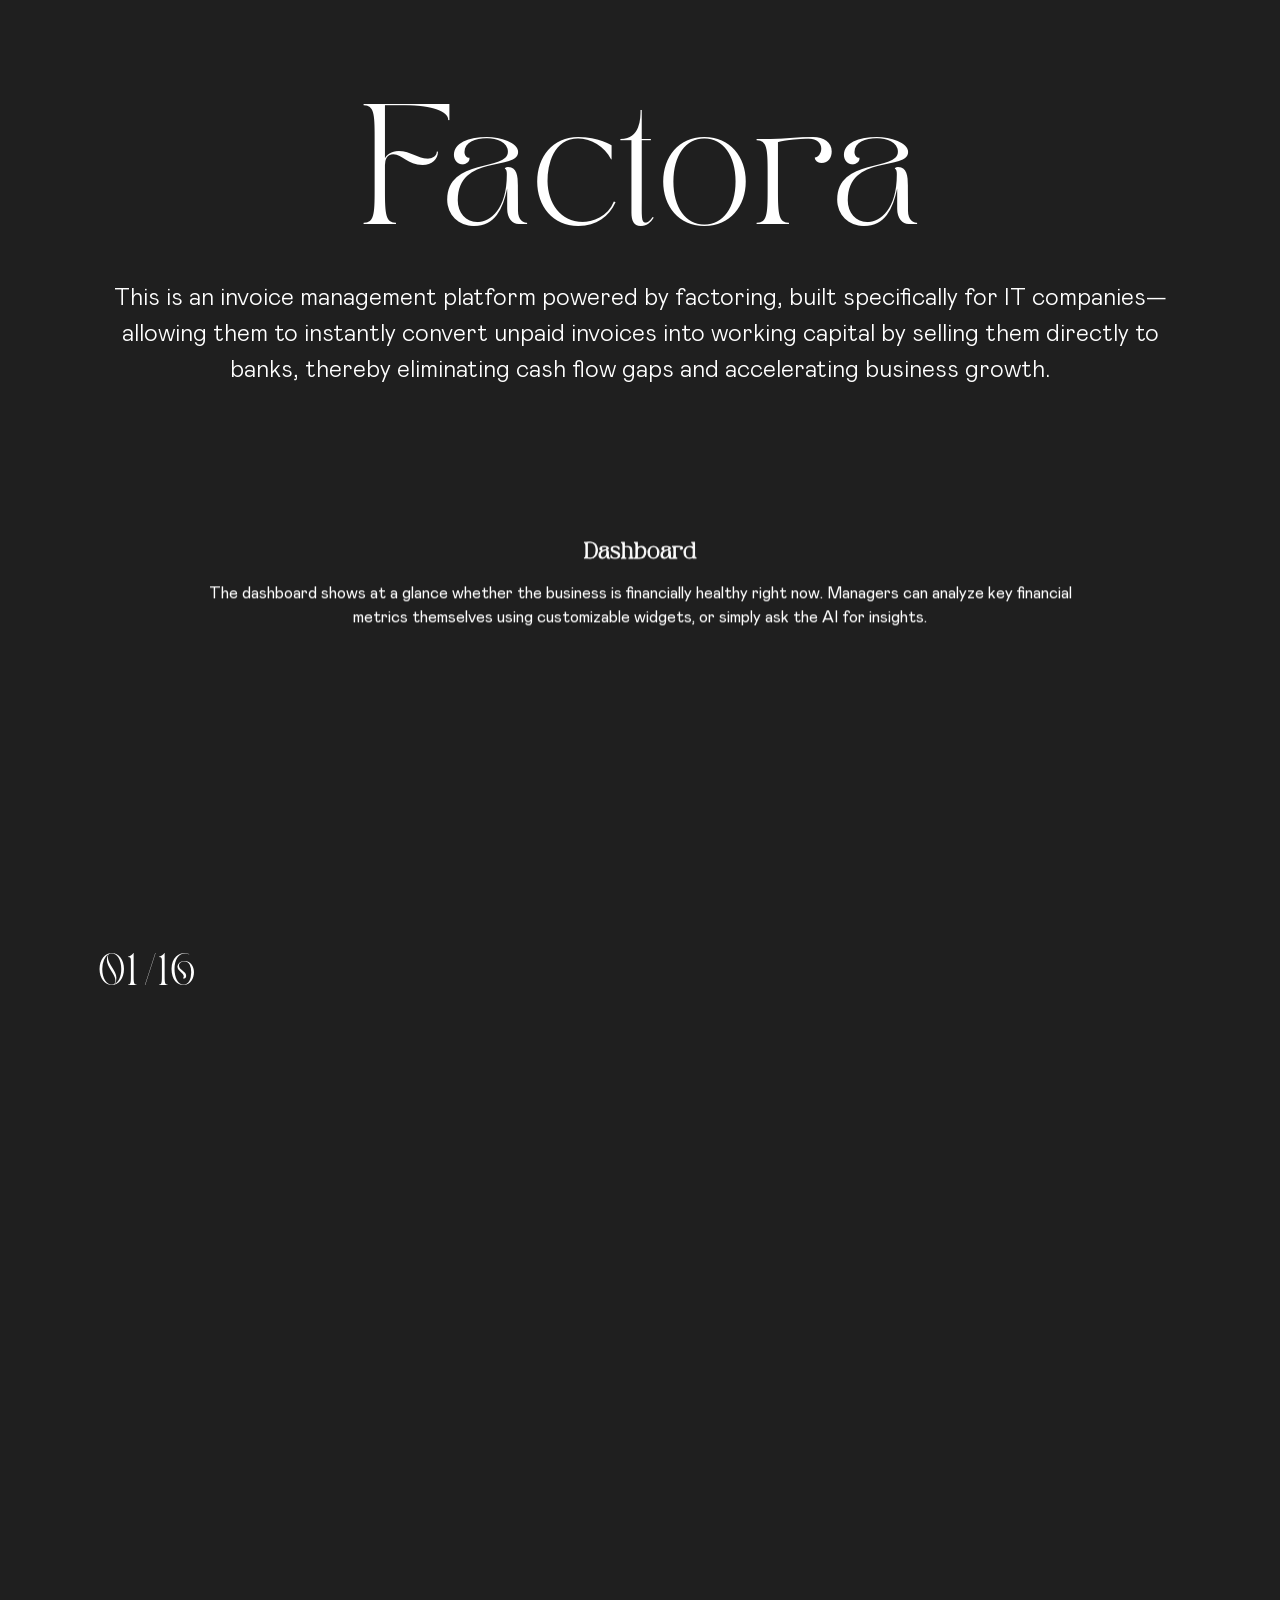
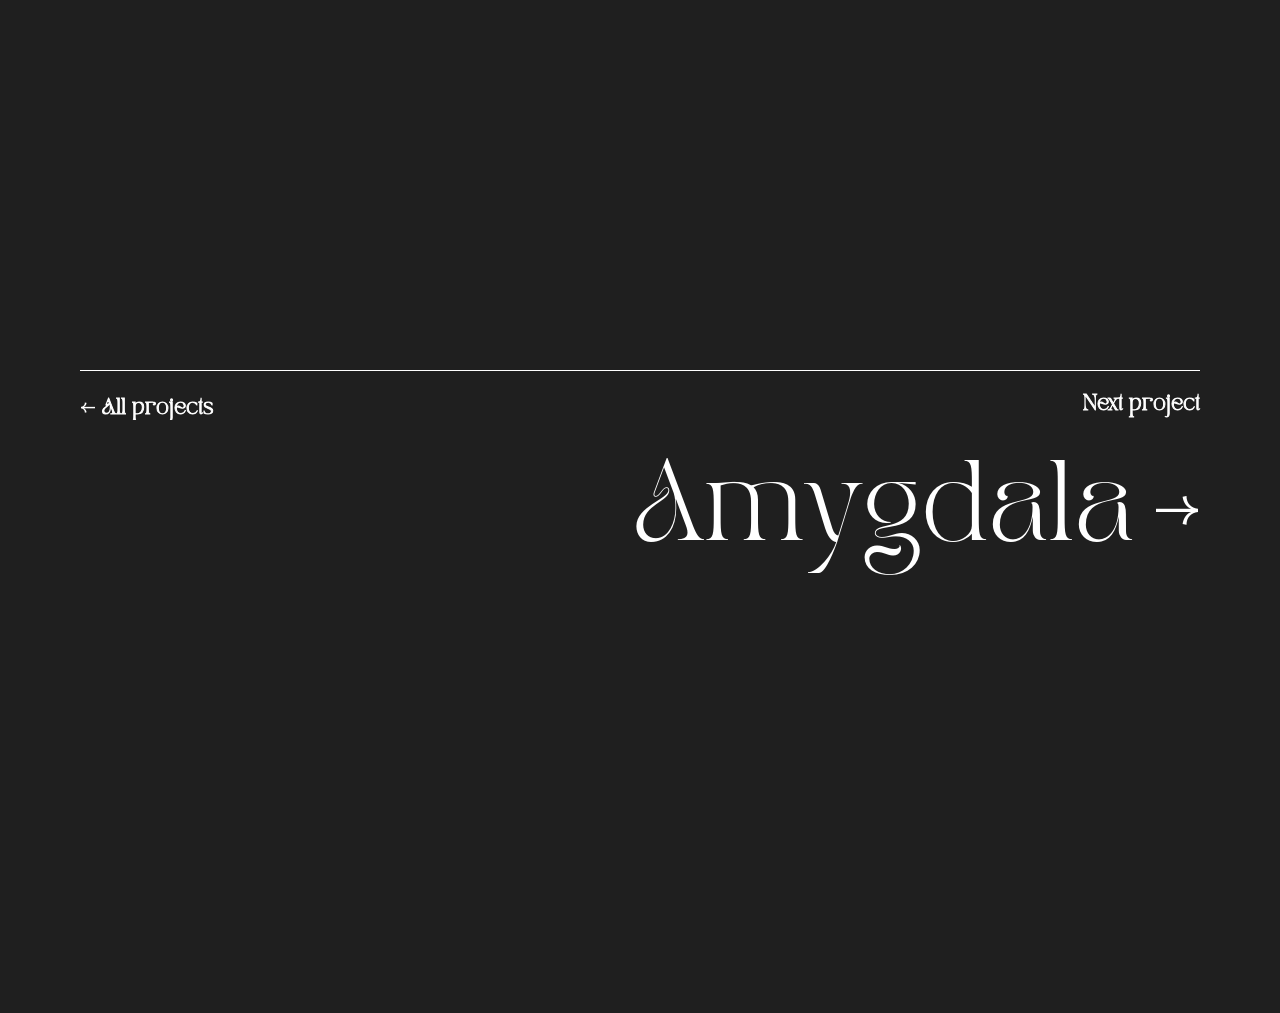
<file: factora.html>
<!DOCTYPE html>
<html lang="en">
  <head>
    <meta charset="UTF-8" />
    <meta name="viewport" content="width=device-width, initial-scale=1.0" />
    <title>Factora — invoice factoring platform · Yuliia Didenko</title>
    <meta
      name="description"
      content="Factora: an invoice management platform powered by factoring, built for IT companies to turn unpaid invoices into working capital. Product design by Yuliia Didenko."
    />
    <meta name="theme-color" content="#1f1f1f" />
    <link rel="icon" href="./media/favicon.svg" type="image/svg+xml" />
    <link rel="icon" href="./media/favicon-32.png" sizes="32x32" type="image/png" />
    <link rel="apple-touch-icon" href="./media/apple-touch-icon.png" />
    <meta name="author" content="Yuliia Didenko" />
    <meta property="og:type" content="article" />
    <meta property="og:title" content="Factora — invoice factoring platform" />
    <meta property="og:description" content="Turning unpaid invoices into working capital for Swiss IT companies." />
    <meta property="og:url" content="https://yuliia-didenko.netlify.app/factora.html" />
    <meta property="og:image" content="https://yuliia-didenko.netlify.app/media/og-factora.jpg" />
    <meta property="og:image:width" content="1200" />
    <meta property="og:image:height" content="630" />
    <meta name="twitter:card" content="summary_large_image" />
    <link rel="preload" href="./fonts/tan-pearl.woff2" as="font" type="font/woff2" crossorigin />
    <link rel="preload" href="./fonts/MabryPro-Regular.woff2" as="font" type="font/woff2" crossorigin />
    <link rel="stylesheet" href="main.css" />
    <link rel="stylesheet" href="case.css" />
    <script>
      // Arriving through the page curtain (transition.js): start covered.
      try {
        if (sessionStorage.getItem("curtain") === "1") {
          sessionStorage.removeItem("curtain");
          document.documentElement.classList.add("curtain-in", "vt-enter");
          // Keep the curtain closed until the page is really ready - its
          // fonts loaded and every script run - so it never opens on a
          // half-built page (fallback serif, covers without their curtain).
          var root = document.documentElement;
          root.classList.add("curtain-hold");
          var done = false;
          var release = function () {
            if (done) return;
            done = true;
            root.classList.remove("curtain-hold");
            document.dispatchEvent(new Event("curtain:release"));
          };
          var dom = new Promise(function (r) {
            document.addEventListener("DOMContentLoaded", r);
          });
          var fonts = document.fonts ? document.fonts.ready : Promise.resolve();
          Promise.all([dom, fonts]).then(function () {
            requestAnimationFrame(function () { requestAnimationFrame(release); });
          });
          setTimeout(release, 2500); // never keep anyone waiting longer
        }
      } catch (e) {}
    </script>
  </head>

  <body class="case-page">
    <div class="cursor-dot">
      <!-- "View" eye, shown while the cursor is over a project cover. The
           iris group follows the pointer's direction (cursor.js). -->
      <svg class="cursor-eye" viewBox="0 0 26 26" width="32" height="32" aria-hidden="true" focusable="false">
        <defs>
          <clipPath id="cursor-eye-shape">
            <path d="M2.5 13C6.6 6.6 19.4 6.6 23.5 13C19.4 19.4 6.6 19.4 2.5 13Z" />
          </clipPath>
        </defs>
        <path d="M2.5 13C6.6 6.6 19.4 6.6 23.5 13C19.4 19.4 6.6 19.4 2.5 13Z" fill="#fff8ec" />
        <g clip-path="url(#cursor-eye-shape)">
          <g class="cursor-eye-iris">
            <circle cx="13" cy="13" r="4.6" fill="#31a0cd" />
            <circle cx="13" cy="13" r="2.1" fill="#1f1f1f" />
            <circle cx="14.4" cy="11.6" r="0.9" fill="#fff8ec" />
          </g>
        </g>
        <path d="M2.5 13C6.6 6.6 19.4 6.6 23.5 13C19.4 19.4 6.6 19.4 2.5 13Z" fill="none" stroke="#1f1f1f" stroke-width="1" stroke-linejoin="round" />
      </svg>
    </div>
    <div class="cursor-outline"></div>

    <main class="case-main">
      <header class="drum-intro">
        <h1 class="case-title">Factora</h1>
        <p class="drum-lead">
          This is an invoice management platform powered by factoring, built
          specifically for IT companies—allowing them to instantly convert
          unpaid invoices into working capital by selling them directly to
          banks, thereby eliminating cash flow gaps and accelerating business
          growth.
        </p>
        <a class="case-behance" href="https://www.behance.net/gallery/256661201/Factora-invoice-factoring-platform" target="_blank" rel="noopener noreferrer"><span class="sr-only">View on Behance</span><span class="roll" aria-hidden="true"><span class="roll-char"><span style="--i: 0" data-c="V">V</span></span><span class="roll-char"><span style="--i: 1" data-c="i">i</span></span><span class="roll-char"><span style="--i: 2" data-c="e">e</span></span><span class="roll-char"><span style="--i: 3" data-c="w">w</span></span><span class="roll-char"><span style="--i: 4" data-c="&nbsp;">&nbsp;</span></span><span class="roll-char"><span style="--i: 5" data-c="o">o</span></span><span class="roll-char"><span style="--i: 6" data-c="n">n</span></span><span class="roll-char"><span style="--i: 7" data-c="&nbsp;">&nbsp;</span></span><span class="roll-char"><span style="--i: 8" data-c="B">B</span></span><span class="roll-char"><span style="--i: 9" data-c="e">e</span></span><span class="roll-char"><span style="--i: 10" data-c="h">h</span></span><span class="roll-char"><span style="--i: 11" data-c="a">a</span></span><span class="roll-char"><span style="--i: 12" data-c="n">n</span></span><span class="roll-char"><span style="--i: 13" data-c="c">c</span></span><span class="roll-char"><span style="--i: 14" data-c="e">e</span></span></span><span class="case-arrow" aria-hidden="true">↗</span></a>
      </header>

      <section class="drum" aria-label="Factora screens" style="--count: 16">
        <div class="drum-stage">
          <div class="drum-counter" aria-hidden="true">
            <span class="drum-counter-window"><span class="drum-counter-strip"><span>01</span><span>02</span><span>03</span><span>04</span><span>05</span><span>06</span><span>07</span><span>08</span><span>09</span><span>10</span><span>11</span><span>12</span><span>13</span><span>14</span><span>15</span><span>16</span></span></span>
            <span class="drum-counter-total">/16</span>
          </div>
          <div class="drum-wheel">
        <figure class="drum-item" data-index="0">
          <div class="drum-media">
            <button class="drum-zoom" type="button" data-cursor-view data-full="./media/factora-screens/dashboard-2200.webp" aria-label="Open full size: Dashboard">
              <img class="drum-screen" id="first-screen"
                src="./media/factora-screens/dashboard-1400.webp"
                srcset="./media/factora-screens/dashboard-800.webp 800w, ./media/factora-screens/dashboard-1400.webp 1400w, ./media/factora-screens/dashboard-2200.webp 2200w"
                sizes="(max-width: 767px) calc(100vw - 4rem), 64vw"
                width="2200" height="1650" fetchpriority="high" decoding="async"
                alt="Dashboard: invoices, revenue structure, top partners and revenue target at a glance" />
            </button>
          </div>
          <figcaption class="drum-caption">
            <span class="drum-caption-title">Dashboard</span>
            <span class="drum-caption-text">The dashboard shows at a glance whether the business is financially healthy right now. Managers can analyze key financial metrics themselves using customizable widgets, or simply ask the AI for insights.</span>
          </figcaption>
        </figure>
        <figure class="drum-item" data-index="1">
          <div class="drum-media">
            <button class="drum-zoom" type="button" data-cursor-view data-full="./media/factora-screens/invoices-2200.webp" aria-label="Open full size: Invoices">
              <img class="drum-screen"
                src="./media/factora-screens/invoices-1400.webp"
                srcset="./media/factora-screens/invoices-800.webp 800w, ./media/factora-screens/invoices-1400.webp 1400w, ./media/factora-screens/invoices-2200.webp 2200w"
                sizes="(max-width: 767px) calc(100vw - 4rem), 64vw"
                width="2200" height="1688" loading="lazy" decoding="async"
                alt="Invoices table with factoring status, offers and due dates" />
            </button>
          </div>
          <figcaption class="drum-caption">
            <span class="drum-caption-title">Invoices</span>
            <span class="drum-caption-text">The Invoices screen serves as a comprehensive master ledger displaying all issued invoices linked to the company’s active projects. It provides a real-time picture of the company’s actual financial standing.</span>
            <span class="drum-caption-text">Invoice status reflects whether the debtor has reviewed and confirmed the charge. Factoring status tracks the progress of selling that invoice to a bank.</span>
          </figcaption>
        </figure>
        <figure class="drum-item" data-index="2">
          <div class="drum-media">
            <button class="drum-zoom" type="button" data-cursor-view data-full="./media/factora-screens/bank-offers-2200.webp" aria-label="Open full size: Available factoring offers">
              <img class="drum-screen"
                src="./media/factora-screens/bank-offers-1400.webp"
                srcset="./media/factora-screens/bank-offers-800.webp 800w, ./media/factora-screens/bank-offers-1400.webp 1400w, ./media/factora-screens/bank-offers-2200.webp 2200w"
                sizes="(max-width: 767px) calc(100vw - 4rem), 64vw"
                width="2200" height="1688" loading="lazy" decoding="async"
                alt="Comparing factoring offers from partner banks, with AI advice on the best one" />
            </button>
          </div>
          <figcaption class="drum-caption">
            <span class="drum-caption-title">Available factoring offers</span>
            <span class="drum-caption-text">Managers can see exactly how many factoring offers are available for each invoice, explored in detail through a modal window.</span>
          </figcaption>
        </figure>
        <figure class="drum-item" data-index="3">
          <div class="drum-media">
            <button class="drum-zoom" type="button" data-cursor-view data-full="./media/factora-screens/invoices-filters-2200.webp" aria-label="Open full size: Filters">
              <img class="drum-screen"
                src="./media/factora-screens/invoices-filters-1400.webp"
                srcset="./media/factora-screens/invoices-filters-800.webp 800w, ./media/factora-screens/invoices-filters-1400.webp 1400w, ./media/factora-screens/invoices-filters-2200.webp 2200w"
                sizes="(max-width: 767px) calc(100vw - 4rem), 64vw"
                width="2200" height="1688" loading="lazy" decoding="async"
                alt="Invoice filters: grouped conditions, date range, currency and partner pickers" />
            </button>
          </div>
          <figcaption class="drum-caption">
            <span class="drum-caption-title">Filters</span>
            <span class="drum-caption-text">Advanced filters allow filtering invoices by multiple complex metrics, providing flexible retrieval and streamlining management in the business factoring sector by significantly narrowing down search scope.</span>
          </figcaption>
        </figure>
        <figure class="drum-item" data-index="4">
          <div class="drum-media">
            <button class="drum-zoom" type="button" data-cursor-view data-full="./media/factora-screens/create-invoice-2200.webp" aria-label="Open full size: Invoice creation">
              <img class="drum-screen"
                src="./media/factora-screens/create-invoice-1400.webp"
                srcset="./media/factora-screens/create-invoice-800.webp 800w, ./media/factora-screens/create-invoice-1400.webp 1400w, ./media/factora-screens/create-invoice-2200.webp 2200w"
                sizes="(max-width: 767px) calc(100vw - 4rem), 64vw"
                width="2200" height="2062" loading="lazy" decoding="async"
                alt="Creating an invoice: services, VAT and bank details" />
            </button>
          </div>
          <figcaption class="drum-caption">
            <span class="drum-caption-title">Invoice creation</span>
            <span class="drum-caption-text">The invoice creation workflow lets merchants draft, issue, and manage professional invoices designed for debtor review and subsequent financing.</span>
          </figcaption>
        </figure>
        <figure class="drum-item" data-index="5">
          <div class="drum-media">
            <button class="drum-zoom" type="button" data-cursor-view data-full="./media/factora-screens/create-invoice-email-2200.webp" aria-label="Open full size: Sending an invoice">
              <img class="drum-screen"
                src="./media/factora-screens/create-invoice-email-1400.webp"
                srcset="./media/factora-screens/create-invoice-email-800.webp 800w, ./media/factora-screens/create-invoice-email-1400.webp 1400w, ./media/factora-screens/create-invoice-email-2200.webp 2200w"
                sizes="(max-width: 767px) calc(100vw - 4rem), 64vw"
                width="2200" height="2062" loading="lazy" decoding="async"
                alt="Sending the invoice by email with an automatic payment reminder" />
            </button>
          </div>
          <figcaption class="drum-caption">
            <span class="drum-caption-title">Sending an invoice</span>
            <span class="drum-caption-text">Sending an invoice automatically attaches the full PDF and embeds a direct portal link, removing the manual overhead of file preparation. Additionally, managers can configure automated reminders ahead of the due date — addressing the reality that late payments are often simple oversights, making a timely nudge far more efficient than chasing overdue accounts.</span>
          </figcaption>
        </figure>
        <figure class="drum-item" data-index="6">
          <div class="drum-media">
            <button class="drum-zoom" type="button" data-cursor-view data-full="./media/factora-screens/ai-assistant-2200.webp" aria-label="Open full size: AI assistant">
              <img class="drum-screen"
                src="./media/factora-screens/ai-assistant-1400.webp"
                srcset="./media/factora-screens/ai-assistant-800.webp 800w, ./media/factora-screens/ai-assistant-1400.webp 1400w, ./media/factora-screens/ai-assistant-2200.webp 2200w"
                sizes="(max-width: 767px) calc(100vw - 4rem), 64vw"
                width="2200" height="1688" loading="lazy" decoding="async"
                alt="AI assistant welcome screen with suggested actions" />
            </button>
          </div>
          <figcaption class="drum-caption">
            <span class="drum-caption-title">AI assistant</span>
            <span class="drum-caption-text">The AI assistant offers quick actions for the operations a finance manager performs most often — creating an invoice, checking for errors, forecasting cash flow — so a request is sent in one click instead of being typed out every time.</span>
          </figcaption>
        </figure>
        <figure class="drum-item" data-index="7">
          <div class="drum-media">
            <button class="drum-zoom" type="button" data-cursor-view data-full="./media/factora-screens/ai-audit-2200.webp" aria-label="Open full size: AI audit">
              <img class="drum-screen"
                src="./media/factora-screens/ai-audit-1400.webp"
                srcset="./media/factora-screens/ai-audit-800.webp 800w, ./media/factora-screens/ai-audit-1400.webp 1400w, ./media/factora-screens/ai-audit-2200.webp 2200w"
                sizes="(max-width: 767px) calc(100vw - 4rem), 64vw"
                width="2200" height="1688" loading="lazy" decoding="async"
                alt="AI assistant audit: invoices with errors that could delay bank funding" />
            </button>
          </div>
          <figcaption class="drum-caption">
            <span class="drum-caption-title">AI audit</span>
            <span class="drum-caption-text">The AI assistant doesn’t just report the results of its analysis: it finds invoice errors that would delay bank funding and offers to fix them right inside the chat with a single Auto-fix button.</span>
          </figcaption>
        </figure>
        <figure class="drum-item" data-index="8">
          <div class="drum-media">
            <button class="drum-zoom" type="button" data-cursor-view data-full="./media/factora-screens/ai-live-2200.webp" aria-label="Open full size: Voice mode">
              <img class="drum-screen"
                src="./media/factora-screens/ai-live-1400.webp"
                srcset="./media/factora-screens/ai-live-800.webp 800w, ./media/factora-screens/ai-live-1400.webp 1400w, ./media/factora-screens/ai-live-2200.webp 2200w"
                sizes="(max-width: 767px) calc(100vw - 4rem), 64vw"
                width="2200" height="1688" loading="lazy" decoding="async"
                alt="AI assistant in voice mode" />
            </button>
          </div>
          <figcaption class="drum-caption">
            <span class="drum-caption-title">Voice mode</span>
            <span class="drum-caption-text">Voice conversation speeds up discussing a complex task: managers talk it through with the AI assistant as they would with a colleague and reach a solution together, without typing.</span>
          </figcaption>
        </figure>
        <figure class="drum-item" data-index="9">
          <div class="drum-media">
            <video class="drum-screen" muted loop playsinline preload="none"
              poster="./media/factora-case/ai-sphere-poster.webp" width="1920" height="1234"
              aria-label="The AI assistant's animated sphere">
              <source src="./media/factora-case/ai-sphere.mp4" type="video/mp4" />
            </video>
          </div>
          <figcaption class="drum-caption">
            <span class="drum-caption-title">The sphere</span>
            <span class="drum-caption-text">The AI sphere reacts to the voice and mimics human breathing, creating a sense of a living presence while talking to the artificial intelligence.</span>
          </figcaption>
        </figure>
        <figure class="drum-item" data-index="10">
          <div class="drum-media">
            <button class="drum-zoom" type="button" data-cursor-view data-full="./media/factora-screens/partners-2200.webp" aria-label="Open full size: Partners risk matrix">
              <img class="drum-screen"
                src="./media/factora-screens/partners-1400.webp"
                srcset="./media/factora-screens/partners-800.webp 800w, ./media/factora-screens/partners-1400.webp 1400w, ./media/factora-screens/partners-2200.webp 2200w"
                sizes="(max-width: 767px) calc(100vw - 4rem), 64vw"
                width="2200" height="2528" loading="lazy" decoding="async"
                alt="Partner matrix: reliability and active bank factoring terms" />
            </button>
          </div>
          <figcaption class="drum-caption">
            <span class="drum-caption-title">Partners risk matrix</span>
            <span class="drum-caption-text">Instead of manually comparing dozens of offers across different banks, managers can instantly spot the most cost-effective and fastest funding options for any debtor. Combined with AI-generated reallocation advice — which flags when shifting a partner’s invoices to a different bank would save money — this turns a comparison table into an active recommendation engine, not just a reference matrix.</span>
          </figcaption>
        </figure>
        <figure class="drum-item" data-index="11">
          <div class="drum-media">
            <button class="drum-zoom" type="button" data-cursor-view data-full="./media/factora-screens/partner-ubs-2200.webp" aria-label="Open full size: UBS Group AG partner profile">
              <img class="drum-screen"
                src="./media/factora-screens/partner-ubs-1400.webp"
                srcset="./media/factora-screens/partner-ubs-800.webp 800w, ./media/factora-screens/partner-ubs-1400.webp 1400w, ./media/factora-screens/partner-ubs-2200.webp 2200w"
                sizes="(max-width: 767px) calc(100vw - 4rem), 64vw"
                width="2200" height="1812" loading="lazy" decoding="async"
                alt="Partner profile: UBS Group AG with factoring health and invoices" />
            </button>
          </div>
          <figcaption class="drum-caption">
            <span class="drum-caption-title">UBS Group AG · Partner profile</span>
            <span class="drum-caption-text">The UBS Group AG partner profile is a detailed hub for a single partner: key information, linked invoices, terms of cooperation, the contract and contact details — all in one place.</span>
          </figcaption>
        </figure>
        <figure class="drum-item" data-index="12">
          <div class="drum-media">
            <button class="drum-zoom" type="button" data-cursor-view data-full="./media/factora-screens/transactions-2200.webp" aria-label="Open full size: Transactions">
              <img class="drum-screen"
                src="./media/factora-screens/transactions-1400.webp"
                srcset="./media/factora-screens/transactions-800.webp 800w, ./media/factora-screens/transactions-1400.webp 1400w, ./media/factora-screens/transactions-2200.webp 2200w"
                sizes="(max-width: 767px) calc(100vw - 4rem), 64vw"
                width="2200" height="1626" loading="lazy" decoding="async"
                alt="Transactions: funded volume, fees and payouts per bank" />
            </button>
          </div>
          <figcaption class="drum-caption">
            <span class="drum-caption-title">Transactions</span>
            <span class="drum-caption-text">The Transactions screen shows how much of the invoiced revenue has actually become usable cash, and what is still stuck. Managers can download reports, send reminders, update payout destinations, or tag transactions in batch, since factoring managers routinely act on groups of transactions (e.g., “all transactions from Raiffeisen Switzerland this month”), not one at a time.</span>
          </figcaption>
        </figure>
        <figure class="drum-item" data-index="13">
          <div class="drum-media">
            <button class="drum-zoom" type="button" data-cursor-view data-full="./media/factora-screens/projects-kanban-2200.webp" aria-label="Open full size: Projects board · Kanban">
              <img class="drum-screen"
                src="./media/factora-screens/projects-kanban-1400.webp"
                srcset="./media/factora-screens/projects-kanban-800.webp 800w, ./media/factora-screens/projects-kanban-1400.webp 1400w, ./media/factora-screens/projects-kanban-2200.webp 2200w"
                sizes="(max-width: 767px) calc(100vw - 4rem), 64vw"
                width="2200" height="1564" loading="lazy" decoding="async"
                alt="Projects board in Kanban view with funding progress" />
            </button>
          </div>
          <figcaption class="drum-caption">
            <span class="drum-caption-title">Projects board · Kanban</span>
            <span class="drum-caption-text">The Kanban view shows active projects from a financial perspective: which services the company provides, how many invoices have been issued, how much money has been received for each project, and where there are outstanding debts and unrealized revenue.</span>
          </figcaption>
        </figure>
        <figure class="drum-item" data-index="14">
          <div class="drum-media">
            <button class="drum-zoom" type="button" data-cursor-view data-full="./media/factora-screens/projects-timeline-2200.webp" aria-label="Open full size: Projects board · Timeline">
              <img class="drum-screen"
                src="./media/factora-screens/projects-timeline-1400.webp"
                srcset="./media/factora-screens/projects-timeline-800.webp 800w, ./media/factora-screens/projects-timeline-1400.webp 1400w, ./media/factora-screens/projects-timeline-2200.webp 2200w"
                sizes="(max-width: 767px) calc(100vw - 4rem), 64vw"
                width="2200" height="1564" loading="lazy" decoding="async"
                alt="Projects board in Timeline view" />
            </button>
          </div>
          <figcaption class="drum-caption">
            <span class="drum-caption-title">Projects board · Timeline</span>
            <span class="drum-caption-text">Rather than treating project management and liquidity as separate silos, the Timeline view aligns project schedules directly with financial execution: it visualizes how long projects stretch across months and maps out real-time funding progress per project. By integrating funding ratios, debtor alignment, service scopes, and critical risk alerts into a single view, managers can instantly spot cash flow bottlenecks, track capital recovery for specific milestones, and take proactive action on delayed or declined invoices without switching contexts.</span>
          </figcaption>
        </figure>
        <figure class="drum-item" data-index="15">
          <div class="drum-media">
            <button class="drum-zoom" type="button" data-cursor-view data-full="./media/factora-screens/analytics-2200.webp" aria-label="Open full size: Analytics">
              <img class="drum-screen"
                src="./media/factora-screens/analytics-1400.webp"
                srcset="./media/factora-screens/analytics-800.webp 800w, ./media/factora-screens/analytics-1400.webp 1400w, ./media/factora-screens/analytics-2200.webp 2200w"
                sizes="(max-width: 767px) calc(100vw - 4rem), 64vw"
                width="2200" height="1980" loading="lazy" decoding="async"
                alt="Analytics: payment behaviour, cash flow tracking and factoring efficiency" />
            </button>
          </div>
          <figcaption class="drum-caption">
            <span class="drum-caption-title">Analytics</span>
            <span class="drum-caption-text">Payment behavior tracking helps analyze debtor reliability. The declined invoices breakdown pinpoints the root causes of invoice rejections. Cash flow tracking compares actual revenue against weekly and period targets, giving immediate visual feedback on financial health. Factoring efficiency evaluates net revenue yields against bank fees across financial partners, empowering managers to negotiate better terms and choose the most cost-effective funding channels.</span>
          </figcaption>
        </figure>
          </div>
        </div>
      </section>
    </main>

    <nav class="case-foot" aria-label="Project navigation">
      <a href="./index.html#projects" class="case-back"><span class="case-arrow" aria-hidden="true">←</span><span class="sr-only">All projects</span><span class="roll" aria-hidden="true"><span class="roll-char"><span style="--i: 0" data-c="A">A</span></span><span class="roll-char"><span style="--i: 1" data-c="l">l</span></span><span class="roll-char"><span style="--i: 2" data-c="l">l</span></span><span class="roll-char"><span style="--i: 3" data-c="&nbsp;">&nbsp;</span></span><span class="roll-char"><span style="--i: 4" data-c="p">p</span></span><span class="roll-char"><span style="--i: 5" data-c="r">r</span></span><span class="roll-char"><span style="--i: 6" data-c="o">o</span></span><span class="roll-char"><span style="--i: 7" data-c="j">j</span></span><span class="roll-char"><span style="--i: 8" data-c="e">e</span></span><span class="roll-char"><span style="--i: 9" data-c="c">c</span></span><span class="roll-char"><span style="--i: 10" data-c="t">t</span></span><span class="roll-char"><span style="--i: 11" data-c="s">s</span></span></span></a>
      <a href="./amygdala.html" class="case-next">
        <span class="case-next-label">Next project</span>
        <span class="case-next-title"><span class="sr-only">Amygdala</span><span class="roll" aria-hidden="true"><span class="roll-char"><span style="--i: 0" data-c="A">A</span></span><span class="roll-char"><span style="--i: 1" data-c="m">m</span></span><span class="roll-char"><span style="--i: 2" data-c="y">y</span></span><span class="roll-char"><span style="--i: 3" data-c="g">g</span></span><span class="roll-char"><span style="--i: 4" data-c="d">d</span></span><span class="roll-char"><span style="--i: 5" data-c="a">a</span></span><span class="roll-char"><span style="--i: 6" data-c="l">l</span></span><span class="roll-char"><span style="--i: 7" data-c="a">a</span></span></span><span class="case-arrow" aria-hidden="true">→</span></span>
      </a>
    </nav>

    <dialog class="lightbox" aria-label="Full-size screen">
      <button class="lightbox-close" type="button" aria-label="Close">×</button>
      <img class="lightbox-img" alt="" />
    </dialog>

    <script src="./cursor.js"></script>
    <script src="./tails.js"></script>
    <script src="./case.js"></script>
    <script src="./transition.js"></script>
  </body>
</html>
</file>
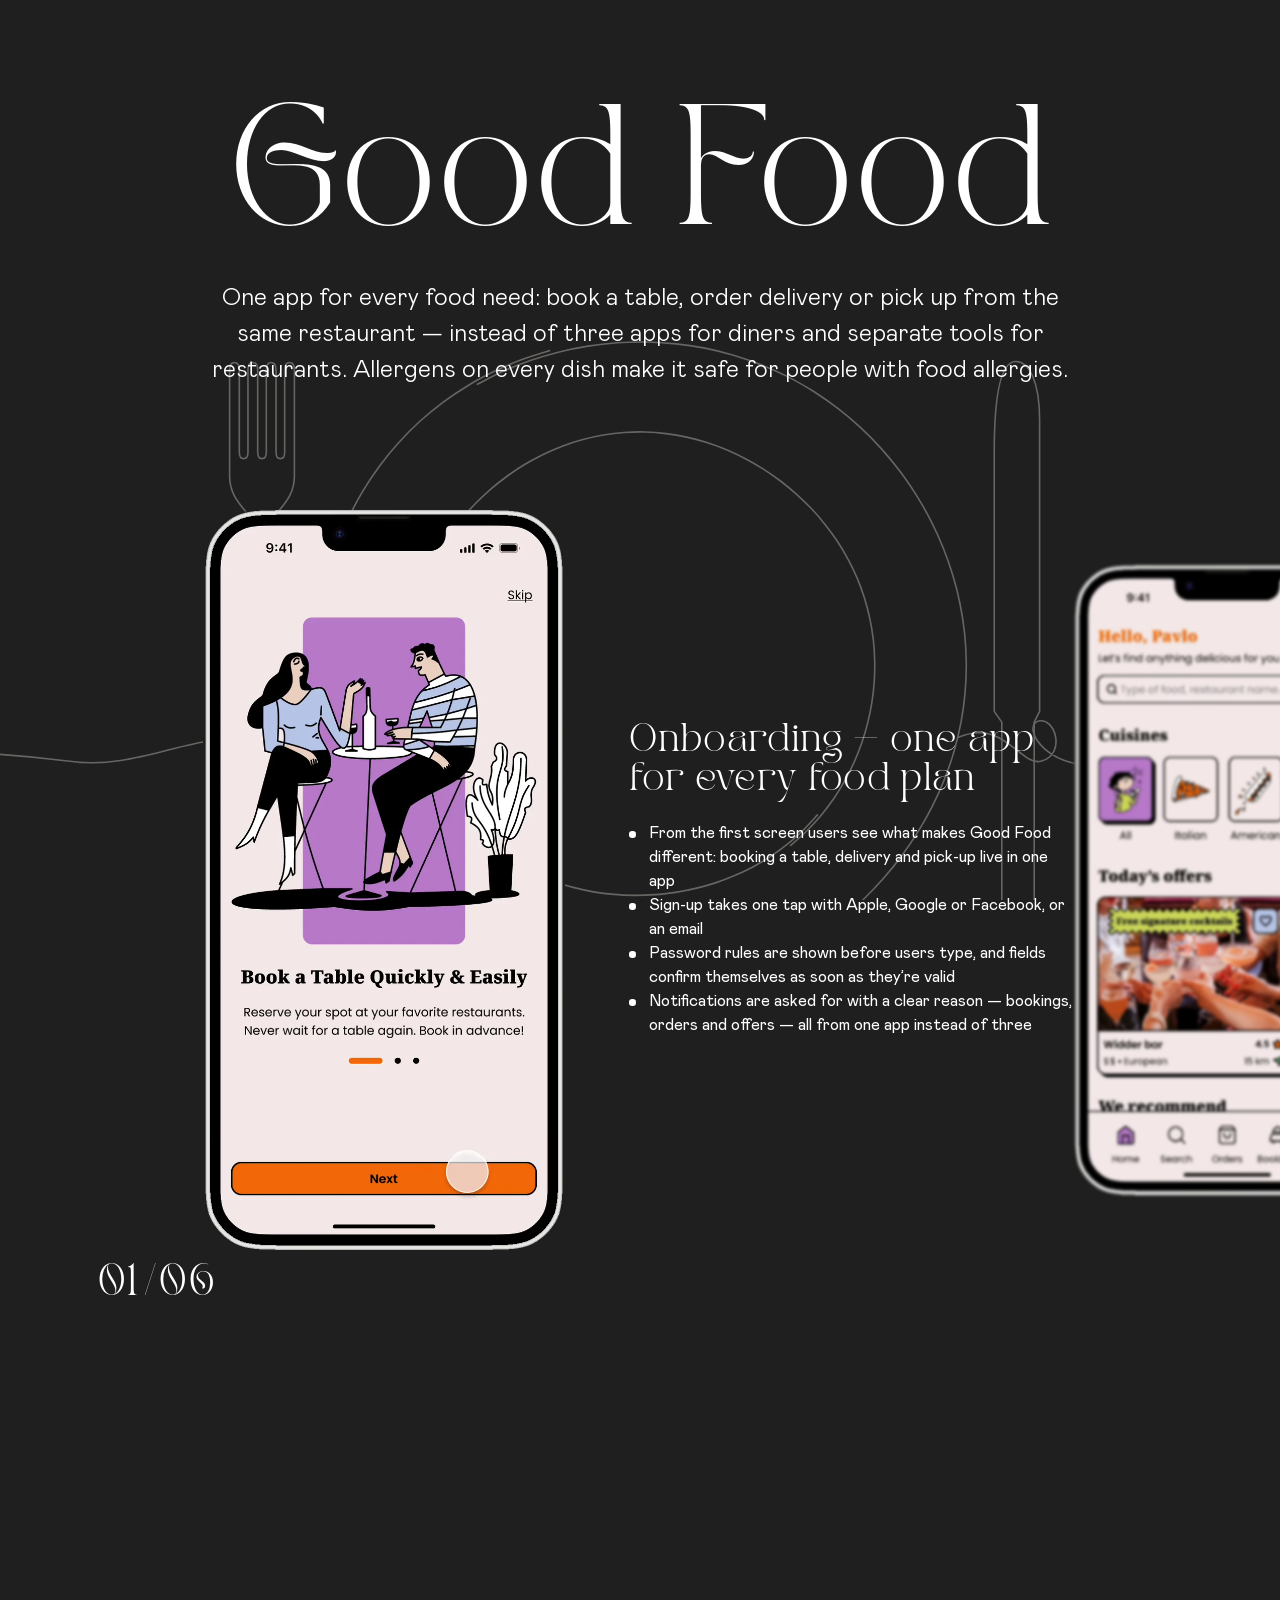
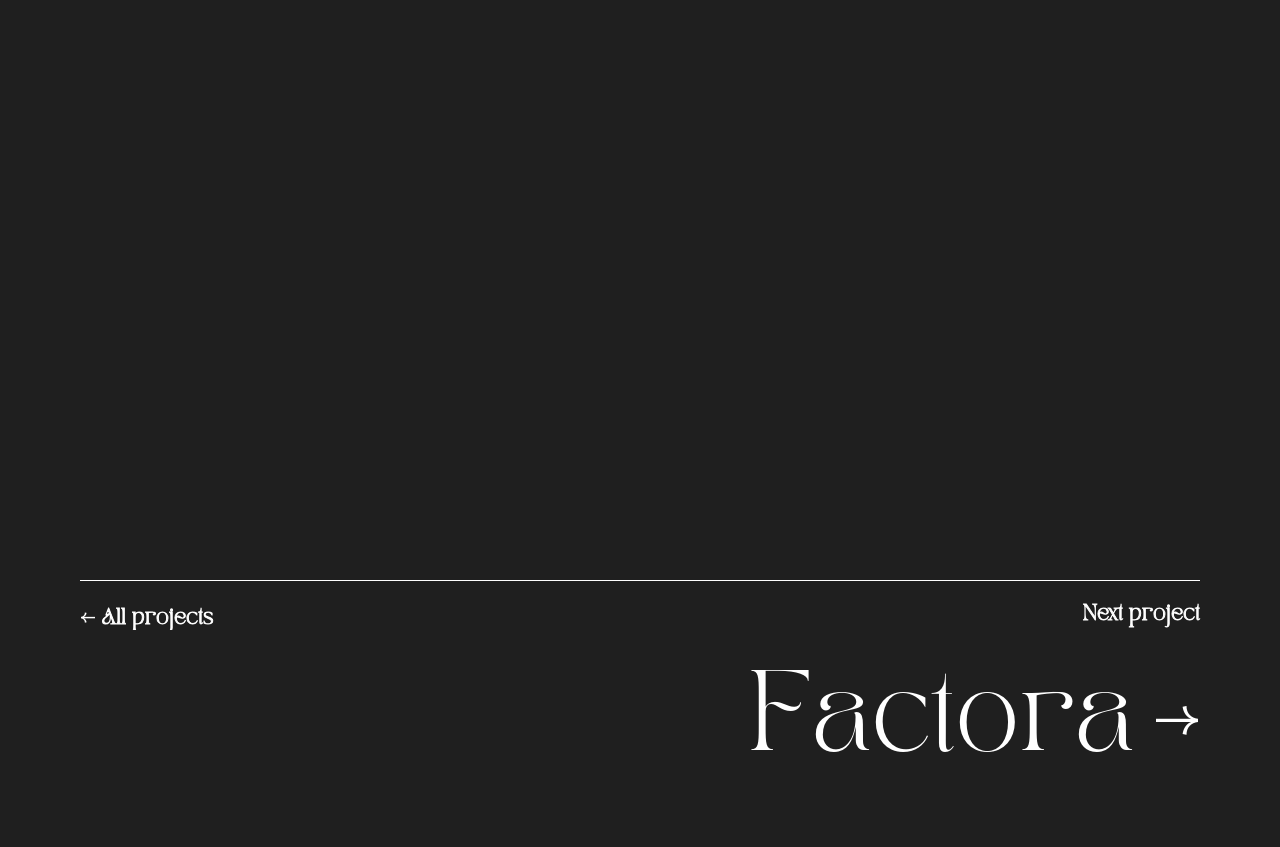
<file: good-food.html>
<!DOCTYPE html>
<html lang="en">
  <head>
    <meta charset="UTF-8" />
    <meta name="viewport" content="width=device-width, initial-scale=1.0" />
    <title>Good Food — table booking and food delivery app · Yuliia Didenko</title>
    <meta
      name="description"
      content="Good Food: a mobile app that brings every dining need into one place — finding a restaurant, booking a table, preordering and ordering food for delivery or pick-up. Product design by Yuliia Didenko."
    />
    <meta name="theme-color" content="#1f1f1f" />
    <link rel="icon" href="./media/favicon.svg" type="image/svg+xml" />
    <link rel="icon" href="./media/favicon-32.png" sizes="32x32" type="image/png" />
    <link rel="apple-touch-icon" href="./media/apple-touch-icon.png" />
    <meta name="author" content="Yuliia Didenko" />
    <meta property="og:type" content="article" />
    <meta property="og:title" content="Good Food — table booking and food delivery app" />
    <meta property="og:description" content="Find a restaurant, book a table, preorder and order food — all in one app." />
    <meta property="og:url" content="https://yuliia-didenko.netlify.app/good-food.html" />
    <meta property="og:image" content="https://yuliia-didenko.netlify.app/media/og-good-food.jpg" />
    <meta property="og:image:width" content="1200" />
    <meta property="og:image:height" content="630" />
    <meta name="twitter:card" content="summary_large_image" />
    <link rel="preload" href="./fonts/tan-pearl.woff2" as="font" type="font/woff2" crossorigin />
    <link rel="preload" href="./fonts/MabryPro-Regular.woff2" as="font" type="font/woff2" crossorigin />
    <link rel="stylesheet" href="main.css" />
    <link rel="stylesheet" href="case.css" />
    <script>
      // Arriving through the page curtain (transition.js): start covered.
      try {
        if (sessionStorage.getItem("curtain") === "1") {
          sessionStorage.removeItem("curtain");
          document.documentElement.classList.add("curtain-in", "vt-enter");
          // Keep the curtain closed until the page is really ready - its
          // fonts loaded and every script run - so it never opens on a
          // half-built page (fallback serif, covers without their curtain).
          var root = document.documentElement;
          root.classList.add("curtain-hold");
          var done = false;
          var release = function () {
            if (done) return;
            done = true;
            root.classList.remove("curtain-hold");
            document.dispatchEvent(new Event("curtain:release"));
          };
          var dom = new Promise(function (r) {
            document.addEventListener("DOMContentLoaded", r);
          });
          var fonts = document.fonts ? document.fonts.ready : Promise.resolve();
          Promise.all([dom, fonts]).then(function () {
            requestAnimationFrame(function () { requestAnimationFrame(release); });
          });
          setTimeout(release, 2500); // never keep anyone waiting longer
        }
      } catch (e) {}
    </script>
  </head>

  <body class="case-page">
    <div class="cursor-dot">
      <!-- "View" eye, shown while the cursor is over a project cover. The
           iris group follows the pointer's direction (cursor.js). -->
      <svg class="cursor-eye" viewBox="0 0 26 26" width="32" height="32" aria-hidden="true" focusable="false">
        <defs>
          <clipPath id="cursor-eye-shape">
            <path d="M2.5 13C6.6 6.6 19.4 6.6 23.5 13C19.4 19.4 6.6 19.4 2.5 13Z" />
          </clipPath>
        </defs>
        <path d="M2.5 13C6.6 6.6 19.4 6.6 23.5 13C19.4 19.4 6.6 19.4 2.5 13Z" fill="#fff8ec" />
        <g clip-path="url(#cursor-eye-shape)">
          <g class="cursor-eye-iris">
            <circle cx="13" cy="13" r="4.6" fill="#31a0cd" />
            <circle cx="13" cy="13" r="2.1" fill="#1f1f1f" />
            <circle cx="14.4" cy="11.6" r="0.9" fill="#fff8ec" />
          </g>
        </g>
        <path d="M2.5 13C6.6 6.6 19.4 6.6 23.5 13C19.4 19.4 6.6 19.4 2.5 13Z" fill="none" stroke="#1f1f1f" stroke-width="1" stroke-linejoin="round" />
      </svg>
    </div>
    <div class="cursor-outline"></div>


    <div class="case-bg" aria-hidden="true">
      <svg class="case-bg-cutlery" viewBox="0 0 1000 1000" fill="none" xmlns="http://www.w3.org/2000/svg" aria-hidden="true" focusable="false">
        <defs><path id="cut-arc" d="M150 500A350 350 0 0 0 850 500"/></defs>
        <g class="cut-line" stroke="#F4ECE4" stroke-width="1.5" stroke-linecap="round" stroke-linejoin="round">
          <path d="M-1600 560C-1300 600 -1000 540 -700 575C-450 604 -250 560 -30 588C40 598 92 556 140 572C178 585 182 545 163 547C142 549 156 594 205 566"/><path d="M795 566C838 548 852 594 872 588C895 581 884 547 869 551C852 556 878 602 940 590C1060 572 1180 552 1300 575C1520 616 1750 545 2000 580C2200 608 2400 565 2600 572"/>
          <path d="M349.4 239.2C353.5 237.1 365.5 230.6 373.8 226.9C382.1 223.2 390.5 219.8 399.1 216.9C407.7 213.9 416.4 211.4 425.2 209.2C434.0 207.0 443.0 205.2 451.9 203.8C460.9 202.4 469.9 201.4 478.9 200.7C488.0 200.1 497.1 199.9 506.1 200.0C515.2 200.2 524.2 200.7 533.3 201.7C542.3 202.6 551.3 204.0 560.2 205.7C569.1 207.5 577.9 209.7 586.6 212.2C595.3 214.8 603.9 217.8 612.4 221.1C620.8 224.5 629.1 228.2 637.2 232.3C645.3 236.5 653.2 241.0 660.9 245.8C668.5 250.7 676.0 255.9 683.2 261.5C690.4 267.0 697.4 272.9 704.0 279.1C710.7 285.2 717.1 291.7 723.2 298.5C729.2 305.2 735.0 312.2 740.5 319.5C746.0 326.7 751.1 334.3 756.0 342.0C760.8 349.7 765.3 357.6 769.4 365.7C773.5 373.8 777.3 382.1 780.7 390.5C784.1 399.0 787.1 407.6 789.7 416.3C792.4 425.0 794.6 433.9 796.4 442.8C798.2 451.8 799.6 460.8 800.6 469.9C801.5 478.9 802.0 488.1 802.1 497.2C802.2 506.3 801.8 515.5 801.0 524.6C800.2 533.6 799.0 542.7 797.3 551.7C795.6 560.6 793.5 569.5 791.0 578.3C788.5 587.0 785.5 595.7 782.2 604.1C778.9 612.6 775.1 620.9 771.1 629.0C767.0 637.1 762.6 645.0 757.9 652.7C753.1 660.4 748.0 668.0 742.7 675.2C737.3 682.5 731.6 689.6 725.7 696.3C719.7 703.1 713.5 709.7 707.0 716.0C700.5 722.3 693.7 728.3 686.8 734.1C679.8 739.8 672.5 745.3 665.1 750.4C657.6 755.6 649.9 760.4 642.0 764.9C634.1 769.4 626.0 773.6 617.7 777.4C609.5 781.1 601.0 784.6 592.4 787.6C583.8 790.6 575.0 793.2 566.1 795.4C557.2 797.6 548.2 799.3 539.1 800.7C530.1 802.0 520.9 802.9 511.8 803.3C502.6 803.8 493.4 803.8 484.2 803.4C475.1 802.9 465.9 802.1 456.8 800.8C447.8 799.5 438.7 797.7 429.8 795.6C420.9 793.5 412.0 790.9 403.3 788.0C394.6 785.1 386.1 781.7 377.7 778.0C369.3 774.3 361.1 770.2 353.0 765.7C345.0 761.3 337.2 756.4 329.6 751.3C322.0 746.1 314.7 740.6 307.6 734.8C300.5 729.0 293.7 722.8 287.2 716.3C280.7 709.9 274.5 703.1 268.6 696.1C262.7 689.1 257.2 681.7 252.0 674.2C246.8 666.6 242.0 658.8 237.6 650.8C233.1 642.9 229.1 634.6 225.4 626.3C221.7 617.9 218.4 609.4 215.6 600.7C212.7 592.1 210.2 583.3 208.1 574.4C206.0 565.6 204.3 556.6 203.0 547.6C201.7 538.6 200.8 529.6 200.2 520.5C199.7 511.5 199.5 502.4 199.7 493.3C199.9 484.2 200.5 475.2 201.4 466.1C202.4 457.1 203.7 448.1 205.4 439.2C207.1 430.2 209.1 421.4 211.6 412.6C214.0 403.8 216.9 395.1 220.1 386.6C223.3 378.0 226.9 369.6 230.8 361.4C234.8 353.1 239.2 345.0 243.9 337.2C248.6 329.3 253.7 321.7 259.2 314.3C264.7 306.9 270.5 299.8 276.7 293.0C282.9 286.2 289.4 279.6 296.2 273.4C303.0 267.3 310.2 261.4 317.5 255.9C324.9 250.4 332.6 245.3 340.5 240.5C348.3 235.7 356.5 231.4 364.7 227.4C373.0 223.4 381.5 219.8 390.1 216.5C398.7 213.3 411.9 209.4 416.3 208.0"/><path d="M664.3 637.9C662.1 640.2 655.8 647.5 651.2 651.9C646.6 656.4 641.8 660.7 636.8 664.7C631.8 668.7 626.7 672.5 621.3 676.0C616.0 679.5 610.5 682.8 604.9 685.8C599.3 688.8 593.5 691.6 587.6 694.0C581.8 696.5 575.8 698.8 569.8 700.8C563.7 702.7 557.6 704.5 551.4 705.9C545.3 707.4 539.0 708.6 532.8 709.6C526.5 710.5 520.2 711.3 513.9 711.7C507.6 712.2 501.2 712.4 494.9 712.4C488.5 712.3 482.1 712.1 475.8 711.5C469.5 711.0 463.1 710.2 456.8 709.1C450.5 708.0 444.3 706.6 438.1 705.0C431.9 703.4 425.7 701.5 419.7 699.3C413.7 697.1 407.7 694.6 401.9 691.8C396.1 689.1 390.4 686.0 384.8 682.7C379.3 679.4 373.9 675.8 368.7 671.9C363.5 668.1 358.5 664.0 353.7 659.6C349.0 655.3 344.4 650.7 340.0 645.9C335.7 641.1 331.5 636.1 327.7 630.9C323.8 625.7 320.2 620.4 316.8 614.9C313.4 609.3 310.3 603.7 307.4 597.9C304.6 592.1 302.0 586.2 299.7 580.2C297.3 574.1 295.3 568.0 293.5 561.8C291.7 555.7 290.1 549.4 288.9 543.1C287.6 536.7 286.7 530.4 286.0 524.0C285.3 517.6 284.9 511.1 284.8 504.7C284.6 498.3 284.8 491.8 285.3 485.4C285.7 479.0 286.5 472.6 287.5 466.2C288.6 459.9 289.9 453.6 291.6 447.4C293.2 441.2 295.1 435.0 297.3 429.0C299.5 423.0 301.9 417.0 304.6 411.2C307.4 405.4 310.3 399.7 313.6 394.2C316.8 388.6 320.3 383.2 323.9 378.0C327.6 372.7 331.5 367.7 335.6 362.8C339.7 357.9 344.1 353.1 348.6 348.6C353.1 344.0 357.8 339.7 362.6 335.5C367.5 331.3 372.6 327.4 377.8 323.6C383.0 319.9 388.3 316.3 393.9 313.0C399.4 309.7 405.1 306.7 410.8 303.9C416.6 301.1 422.6 298.5 428.6 296.2C434.7 294.0 440.8 292.0 447.1 290.3C453.3 288.6 459.6 287.2 466.0 286.1C472.4 285.0 478.8 284.2 485.3 283.8C491.8 283.3 498.3 283.2 504.7 283.3C511.2 283.5 517.7 284.0 524.1 284.8C530.5 285.6 536.9 286.7 543.2 288.1C549.5 289.5 555.8 291.2 561.9 293.1C568.1 295.1 574.1 297.3 580.1 299.8C586.0 302.3 591.9 305.1 597.6 308.1C603.3 311.1 608.8 314.3 614.3 317.7C619.7 321.2 625.0 324.9 630.1 328.7C635.2 332.6 640.2 336.7 645.0 341.0C649.8 345.3 654.4 349.8 658.8 354.4C663.3 359.1 667.5 364.0 671.5 369.1C675.5 374.1 679.3 379.3 682.9 384.7C686.4 390.1 689.8 395.7 692.8 401.4C695.9 407.1 698.7 413.0 701.2 418.9C703.7 424.9 705.9 431.0 707.9 437.2C709.8 443.4 711.5 449.7 712.8 456.1C714.2 462.4 715.2 468.8 716.0 475.3C716.7 481.7 717.2 488.2 717.3 494.7C717.5 501.2 717.3 507.7 716.9 514.2C716.5 520.7 715.7 527.2 714.7 533.6C713.7 540.0 712.4 546.4 710.8 552.7C709.3 559.0 707.4 565.2 705.3 571.4C703.2 577.5 700.8 583.5 698.1 589.5C695.4 595.4 692.5 601.2 689.3 606.9C686.1 612.5 682.7 618.1 679.0 623.4C675.3 628.7 671.3 633.9 667.2 638.9C663.0 643.9 658.6 648.6 653.9 653.2C649.3 657.7 641.9 664.0 639.4 666.2"/>
          <g class="cut-fork" transform="translate(150 500)"><path d="M0 278C11 278 16 271 16 258L12 -92C11 -112 8 -120 8 -128C8 -143 30 -150 30 -176L30 -274Q30 -281 25.5 -281Q21 -281 21 -274L21 -198Q21 -192 17 -192Q13 -192 13 -198L13 -274Q13 -281 8.5 -281Q4 -281 4 -274L4 -198Q4 -192 0 -192Q-4 -192 -4 -198L-4 -274Q-4 -281 -8.5 -281Q-13 -281 -13 -274L-13 -198Q-13 -192 -17 -192Q-21 -192 -21 -198L-21 -274Q-21 -281 -25.5 -281Q-30 -281 -30 -274L-30 -176C-30 -150 -8 -143 -8 -128C-8 -120 -11 -112 -12 -92L-16 258C-16 271 -11 278 0 278Z"/></g>
          <g class="cut-knife" transform="translate(850 500)"><path d="M0 280C10 280 15 272 15 260L15 52L20 42L20 -228C20 -264 10 -282 -2 -282C-14 -282 -22 -258 -22 -198L-22 42L-15 52L-15 260C-15 272 -10 280 0 280Z"/></g>
        </g>
        <g class="cut-labels" fill="#D1D45C"><text class="cut-label" data-i="0" dy="0.35em"><textPath href="#cut-arc" startOffset="50%" text-anchor="middle">READY TO START</textPath></text><text class="cut-label" data-i="1" dy="0.35em"><textPath href="#cut-arc" startOffset="50%" text-anchor="middle">PAUSE</textPath></text><text class="cut-label" data-i="2" dy="0.35em"><textPath href="#cut-arc" startOffset="50%" text-anchor="middle">READY FOR THE NEXT COURSE</textPath></text><text class="cut-label" data-i="3" dy="0.35em"><textPath href="#cut-arc" startOffset="50%" text-anchor="middle">EXCELLENT</textPath></text><text class="cut-label" data-i="4" dy="0.35em"><textPath href="#cut-arc" startOffset="50%" text-anchor="middle">FINISHED</textPath></text><text class="cut-label" data-i="5" dy="0.35em"><textPath href="#cut-arc" startOffset="50%" text-anchor="middle">SEE YOU NEXT TIME</textPath></text></g>
      </svg>
    </div>

    <main class="case-main">
      <header class="drum-intro">
        <h1 class="case-title">Good Food</h1>
        <p class="drum-lead">
          One app for every food need: book a table, order delivery or pick
          up from the same restaurant — instead of three apps for diners and
          separate tools for restaurants. Allergens on every dish make it safe
          for people with food allergies.
        </p>
        <a class="case-behance" href="https://www.behance.net/gallery/200685645/GOOD-FOOD-table-reservation-and-food-delivery-app" target="_blank" rel="noopener noreferrer"><span class="sr-only">View on Behance</span><span class="roll" aria-hidden="true"><span class="roll-char"><span style="--i: 0" data-c="V">V</span></span><span class="roll-char"><span style="--i: 1" data-c="i">i</span></span><span class="roll-char"><span style="--i: 2" data-c="e">e</span></span><span class="roll-char"><span style="--i: 3" data-c="w">w</span></span><span class="roll-char"><span style="--i: 4" data-c="&nbsp;">&nbsp;</span></span><span class="roll-char"><span style="--i: 5" data-c="o">o</span></span><span class="roll-char"><span style="--i: 6" data-c="n">n</span></span><span class="roll-char"><span style="--i: 7" data-c="&nbsp;">&nbsp;</span></span><span class="roll-char"><span style="--i: 8" data-c="B">B</span></span><span class="roll-char"><span style="--i: 9" data-c="e">e</span></span><span class="roll-char"><span style="--i: 10" data-c="h">h</span></span><span class="roll-char"><span style="--i: 11" data-c="a">a</span></span><span class="roll-char"><span style="--i: 12" data-c="n">n</span></span><span class="roll-char"><span style="--i: 13" data-c="c">c</span></span><span class="roll-char"><span style="--i: 14" data-c="e">e</span></span></span><span class="case-arrow" aria-hidden="true">↗</span></a>
      </header>

      <section class="drum" data-spread="1.15" aria-label="Good Food screens" style="--count: 6">
        <div class="drum-stage">
          <div class="drum-counter" aria-hidden="true">
            <span class="drum-counter-window"><span class="drum-counter-strip"><span>01</span><span>02</span><span>03</span><span>04</span><span>05</span><span>06</span></span></span></span></span>
            <span class="drum-counter-total">/06</span>
          </div>
          <div class="drum-wheel">
        <figure class="drum-item drum-item--split" data-index="0">
          <div class="drum-media">
            <video class="drum-screen drum-phone drum-phone--framed" id="first-screen" muted loop playsinline preload="none"
              poster="./media/good-food-screens/onboarding-poster.webp?v=5" width="720" height="1470"
              aria-label="Onboarding: intro screens, welcome, sign-up with password rules, log in with inline validation and the notifications request">
              <source src="./media/good-food-screens/onboarding.mp4?v=5" type="video/mp4" />
            </video>
          </div>
          <figcaption class="drum-caption">
            <span class="drum-caption-title">Onboarding — one app for every food plan</span>
            <ul class="drum-caption-list">
              <li>From the first screen users see what makes Good Food different: booking a table, delivery and pick-up live in one app</li>
              <li>Sign-up takes one tap with Apple, Google or Facebook, or an email</li>
              <li>Password rules are shown before users type, and fields confirm themselves as soon as they’re valid</li>
              <li>Notifications are asked for with a clear reason — bookings, orders and offers — all from one app instead of three</li>
            </ul>
          </figcaption>
        </figure>
        <figure class="drum-item drum-item--split" data-index="1">
          <div class="drum-media">
            <video class="drum-screen drum-phone drum-phone--framed" muted loop playsinline preload="none"
              poster="./media/good-food-screens/discover-poster.webp?v=5" width="720" height="1470"
              aria-label="Home feed, notifications, filters for booking, delivery or pick-up, cuisines, preferences, rating, price and distance, then the home feed collections">
              <source src="./media/good-food-screens/discover.mp4?v=5" type="video/mp4" />
            </video>
          </div>
          <figcaption class="drum-caption">
            <span class="drum-caption-title">Discovery — one search for a table, delivery or pick-up</span>
            <ul class="drum-caption-list">
              <li>Filters start with how users want to eat — a table, delivery or pick-up — so one search covers every plan</li>
              <li>Dietary preferences like vegan, vegetarian, halal or kosher sit next to cuisines, so everyone finds food that fits them</li>
              <li>Accessibility needs — wheelchair access, gender-neutral restrooms — are filters, not afterthoughts</li>
              <li>Notifications bring bookings and orders from every restaurant into one feed</li>
            </ul>
          </figcaption>
        </figure>
        <figure class="drum-item drum-item--split" data-index="2">
          <div class="drum-media">
            <video class="drum-screen drum-phone drum-phone--framed" muted loop playsinline preload="none"
              poster="./media/good-food-screens/booking-poster.webp?v=5" width="720" height="1470"
              aria-label="Restaurant page, booking a table with guests, date and time, preorder from the menu, occasion, confirmation with payment, success screen and the bookings tab">
              <source src="./media/good-food-screens/booking.mp4?v=5" type="video/mp4" />
            </video>
          </div>
          <figcaption class="drum-caption">
            <span class="drum-caption-title">Booking — reserve a table and order ahead in one flow</span>
            <ul class="drum-caption-list">
              <li>The restaurant page brings menu, facilities and reviews together, with “Book a table” right under the description</li>
              <li>The table illustration adds a chair for every guest — a small, friendly touch that makes the party size visible</li>
              <li>Guests can preorder dishes from the same menu, with allergens shown on every card, so food is ready when they arrive</li>
              <li>One confirmation screen and one payment cover both the table and the food</li>
            </ul>
          </figcaption>
        </figure>
        <figure class="drum-item drum-item--split" data-index="3">
          <div class="drum-media">
            <video class="drum-screen drum-phone drum-phone--framed" muted loop playsinline preload="none"
              poster="./media/good-food-screens/delivery-poster.webp?v=5" width="720" height="1470"
              aria-label="Delivery menu, dish page with allergens, delivery cart with cutlery and tips, group order by link, group checkout with address, choosing who pays, payment, orders and live delivery tracking, then the support center">
              <source src="./media/good-food-screens/delivery.mp4?v=5" type="video/mp4" />
            </video>
          </div>
          <figcaption class="drum-caption">
            <span class="drum-caption-title">Delivery — safe for every diet, easy for groups</span>
            <ul class="drum-caption-list">
              <li>Every dish shows its allergens, and the legend explains each icon — more and more people live with food allergies and intolerances, and they shouldn’t have to guess</li>
              <li>A group order starts with one shared link: everyone adds their own dishes to the same cart</li>
              <li>The organizer chooses whether to pay for everyone or let each person pay for themselves, and tips and delivery are split fairly</li>
              <li>After payment the order is tracked live on the map, with the courier one tap away</li>
            </ul>
          </figcaption>
        </figure>
        <figure class="drum-item drum-item--split" data-index="4">
          <div class="drum-media">
            <video class="drum-screen drum-phone drum-phone--framed" muted loop playsinline preload="none"
              poster="./media/good-food-screens/pickup-poster.webp?v=5" width="720" height="1470"
              aria-label="Map search with restaurant pins, the Terrasse menu switched to pick-up, two dishes added, pick-up cart with tips, pick-up checkout, payment, pick-up number and the order in Orders">
              <source src="./media/good-food-screens/pickup.mp4?v=5" type="video/mp4" />
            </video>
          </div>
          <figcaption class="drum-caption">
            <span class="drum-caption-title">Pick-up — same restaurant, same menu, no extra app</span>
            <ul class="drum-caption-list">
              <li>One switch turns the same menu into preorder, delivery or pick-up — diners don’t need a separate app for each way of eating</li>
              <li>For restaurants it means one place to take table bookings, delivery and pick-up orders instead of juggling separate tools</li>
              <li>The map shows restaurants nearby, and pick-up checkout shows where and when to collect the order</li>
              <li>After payment users get a pick-up number and a ready time, and the order appears in Orders as “Preparing”</li>
            </ul>
          </figcaption>
        </figure>
        <figure class="drum-item drum-item--split" data-index="5">
          <div class="drum-media">
            <video class="drum-screen drum-phone drum-phone--framed" muted loop playsinline preload="none"
              poster="./media/good-food-screens/account-poster.webp?v=5" width="720" height="1470"
              aria-label="Profile: editing personal details, payment info with card and transaction history, adding a card, favorites, achievements with rewards, my reviews and settings">
              <source src="./media/good-food-screens/account.mp4?v=6" type="video/mp4" />
            </video>
          </div>
          <figcaption class="drum-caption">
            <span class="drum-caption-title">Profile — every booking and order in one place</span>
            <ul class="drum-caption-list">
              <li>Payment info keeps one transaction history for restaurant visits, deliveries and pick-ups</li>
              <li>Favorites keep saved venues grouped by cuisine, ready for the next booking or order</li>
              <li>Achievements turn every visit and order into points that unlock rewards at partner restaurants</li>
              <li>Reviews separate the places still to review from those already reviewed</li>
            </ul>
          </figcaption>
        </figure>
          </div>
        </div>
      </section>
    </main>

    <nav class="case-foot" aria-label="Project navigation">
      <a href="./index.html#projects" class="case-back"><span class="case-arrow" aria-hidden="true">←</span><span class="sr-only">All projects</span><span class="roll" aria-hidden="true"><span class="roll-char"><span style="--i: 0" data-c="A">A</span></span><span class="roll-char"><span style="--i: 1" data-c="l">l</span></span><span class="roll-char"><span style="--i: 2" data-c="l">l</span></span><span class="roll-char"><span style="--i: 3" data-c="&nbsp;">&nbsp;</span></span><span class="roll-char"><span style="--i: 4" data-c="p">p</span></span><span class="roll-char"><span style="--i: 5" data-c="r">r</span></span><span class="roll-char"><span style="--i: 6" data-c="o">o</span></span><span class="roll-char"><span style="--i: 7" data-c="j">j</span></span><span class="roll-char"><span style="--i: 8" data-c="e">e</span></span><span class="roll-char"><span style="--i: 9" data-c="c">c</span></span><span class="roll-char"><span style="--i: 10" data-c="t">t</span></span><span class="roll-char"><span style="--i: 11" data-c="s">s</span></span></span></a>
      <a href="./factora.html" class="case-next">
        <span class="case-next-label">Next project</span>
        <span class="case-next-title"><span class="sr-only">Factora</span><span class="roll" aria-hidden="true"><span class="roll-char"><span style="--i: 0" data-c="F">F</span></span><span class="roll-char"><span style="--i: 1" data-c="a">a</span></span><span class="roll-char"><span style="--i: 2" data-c="c">c</span></span><span class="roll-char"><span style="--i: 3" data-c="t">t</span></span><span class="roll-char"><span style="--i: 4" data-c="o">o</span></span><span class="roll-char"><span style="--i: 5" data-c="r">r</span></span><span class="roll-char"><span style="--i: 6" data-c="a">a</span></span></span><span class="case-arrow" aria-hidden="true">→</span></span>
      </a>
    </nav>

    <dialog class="lightbox" aria-label="Full-size screen">
      <button class="lightbox-close" type="button" aria-label="Close">×</button>
      <img class="lightbox-img" alt="" />
    </dialog>

    <script src="./cursor.js"></script>
    <script src="./tails.js"></script>
    <script src="./case.js"></script>
    <script src="./transition.js"></script>
  </body>
</html>
</file>
<file: main.css>
/* Motion tokens - one easing/duration vocabulary for the whole site.
   ease-out: fast start, soft landing (for anything entering or reacting
   to the user). spring: slight overshoot, for things snapping back into
   place. Durations stay short: UI should answer, not perform. */
:root {
  --ease-out: cubic-bezier(0.23, 1, 0.32, 1);
  --ease-in-out: cubic-bezier(0.77, 0, 0.175, 1);
  --ease-spring: cubic-bezier(0.34, 1.56, 0.64, 1);
  --dur-fast: 150ms;
  --dur-base: 250ms;
  --dur-slow: 450ms;
  --press-scale: 0.97;
}

* {
  margin: 0;
  padding: 0;
  box-sizing: border-box;
  font-family: "MabryPro-Regular";
  font-size: 16px;
  scroll-behavior: smooth;
}

/* The native cursor is hidden only while cursor.js draws the custom one
   (it sets html.has-custom-cursor on devices with a mouse or trackpad),
   so it can never disappear with nothing in its place. :where() keeps
   this as weak as the old "* { cursor: none }", so the pointer / move /
   text cursors declared further down still win. */
:where(.has-custom-cursor),
:where(.has-custom-cursor) * {
  cursor: none;
}

body {
  /* The site never declared its own line-height anywhere - this was
     actually coming from the (unused, since-removed) Bootstrap stylesheet's
     Reboot defaults. Restoring the same value directly here keeps the
     text's visual rhythm as it was, without pulling the framework back in. */
  line-height: 1.5;
}

p {
  /* Same story as line-height above: plain <p> tags (e.g. the project
     description paragraphs) had no spacing of their own between them and
     were relying on Bootstrap's default p margin. Sections that already
     declare their own explicit p margin (.cont-education p, .hobbies p,
     etc.) are more specific and still win over this. */
  margin-bottom: 1rem;
}

.cursor-dot {
  /* Sized at the badge's full 40px diameter and held at that box size
     always - only `transform: scale()` animates between the resting dot
     and the expanded badge, so growing into the badge never touches
     width/height (layout properties) and stays compositor-only. 40px
     gives the 16px arrow icon comfortable padding on all sides. */
  width: 40px;
  height: 40px;
  background-color: #f0d42d;
  position: fixed;
  top: 0;
  left: 0;
  border-radius: 50%;
  z-index: 20;
  pointer-events: none;
  display: flex;
  align-items: center;
  justify-content: center;
  transform: translate(-50%, -50%) scale(0.4);
  opacity: 0;
  /* Slow, smooth grow/shrink between the resting dot and the "View"
     badge, so the change of size is clearly visible both ways. */
  transition: transform 600ms cubic-bezier(0.45, 0, 0.2, 1),
    opacity var(--dur-fast) ease;
}

.cursor-dot.cursor-view {
  transform: translate(-50%, -50%) scale(1);
}

/* The eye inside the "View" badge: hidden on the small resting dot,
   it opens (fades in, lids scaling up from a slit) as the badge grows. */
.cursor-eye {
  width: 32px;
  height: 32px;
  display: block;
  opacity: 0;
  transform: scaleY(0.2);
  transition: opacity 300ms ease,
    transform 500ms var(--ease-out);
}

.cursor-dot.cursor-view .cursor-eye {
  opacity: 1;
  transform: scaleY(1);
}

.cursor-eye-iris {
  will-change: transform;
}

.cursor-outline {
  /* Same fixed-box/transform-scale technique as .cursor-dot: held at its
     full 64px ring size always, scaled down to the resting 40px outline
     so growing on hover only touches transform. Stays 12px bigger in
     radius than the badge at every scale so the ring still encircles the
     yellow badge instead of being covered by it. */
  width: 64px;
  height: 64px;
  border: 2px solid #31a0cd;
  background-color: rgba(49, 160, 205, 0.3);
  position: fixed;
  top: 0;
  left: 0;
  border-radius: 50%;
  z-index: 18;
  pointer-events: none;
  transform: translate(-50%, -50%) scale(0.625);
  opacity: 0;
  transition: transform 750ms cubic-bezier(0.45, 0, 0.2, 1),
    opacity var(--dur-fast) ease;
}

/* Hidden until the pointer actually moves (cursor.js), so the custom
   cursor never sits parked in the top-left corner on load, and hidden
   again whenever the pointer leaves the window. */
.cursor-dot.is-visible,
.cursor-outline.is-visible {
  opacity: 1;
}

/* Pressing anywhere gives the cursor a small squeeze - tactile feedback
   that the click registered. */
.cursor-dot.is-pressed {
  transform: translate(-50%, -50%) scale(0.3);
}
.cursor-dot.cursor-view.is-pressed {
  transform: translate(-50%, -50%) scale(0.9);
}

.cursor-outline.cursor-view-active {
  transform: translate(-50%, -50%) scale(1);
}

@font-face {
  font-family: "tan-pearl";
  src: url("./fonts/tan-pearl.woff2") format("woff2"),
    url("./fonts/tan-pearl.otf") format("opentype");
  font-display: swap;
  font-weight: 400;
  font-style: normal;
}

@font-face {
  font-family: "MabryPro-Light";
  src: url("./fonts/MabryPro-Light.woff2") format("woff2"),
    url("./fonts/MabryPro-Light.ttf") format("truetype");
  font-display: swap;
  font-weight: 300;
  font-style: normal;
}

@font-face {
  font-family: "MabryPro-Regular";
  src: url("./fonts/MabryPro-Regular.woff2") format("woff2"),
    url("./fonts/MabryPro-Regular.ttf") format("truetype");
  font-display: swap;
  font-weight: 400;
  font-style: normal;
}

@font-face {
  font-family: "MabryPro-Medium";
  src: url("./fonts/MabryPro-Medium.woff2") format("woff2"),
    url("./fonts/MabryPro-Medium.ttf") format("truetype");
  font-display: swap;
  font-weight: 500;
  font-style: normal;
}

@font-face {
  font-family: "MabryPro-Bold";
  src: url("./fonts/MabryPro-Bold.woff2") format("woff2"),
    url("./fonts/MabryPro-Bold.ttf") format("truetype");
  font-display: swap;
  font-weight: 700;
  font-style: normal;
}

h1 {
  font-family: "tan-pearl";
  font-weight: 400;
  font-style: normal;
  color: #1f1f1f;
  margin: 0;
}

.hero-screen {
  position: relative;
  background: #1f1f1f;
  margin: 0;
  height: 100vh;
  z-index: 0;
  --progress: 0;
  --fly-factor: 1.4;
}

/* Floating background particle layer (bg-shards.js). Sits below the
   portrait svg (z-index 1) and the nav (z-index 10) so it never blocks
   either; overflow is clipped here rather than on .hero-screen so the
   portrait's own fly-out disassembly can still travel past the edges. */
.bg-shards {
  position: absolute;
  inset: 0;
  z-index: 0;
  overflow: hidden;
  pointer-events: none;
  perspective: 900px; /* gives the shards' rotateX/rotateY tilt real depth */
}

.bg-shard {
  position: absolute;
  top: 0;
  left: 0;
  will-change: transform;
}

.hero-screen svg {
  display: block;
  position: relative;
  width: 100vw;
  height: 100vh;
  z-index: 1;
  perspective: 900px; /* same tilt depth for the falling portrait fragments */
}

.container svg {
  grid-column: 1 / 3;
  width: 100%;
  height: auto;
  display: flex;
  justify-content: center;
  margin-top: -18rem;
  /* SVGs clip to their viewBox by default; the floaty paths inside animate
     past that boundary (translateY/rotate), so without this their lowest
     point of travel gets cut off at the bottom edge. */
  overflow: visible;
}

.container svg:nth-of-type(2) {
  grid-column: 12/13;
  margin-top: 5rem;
}

/* "Who am I" decorative shapes: gentle up/down bob plus a slight rocking
   rotation, like small boats drifting on the sea. Each path carries its
   own --float-amp/--rock-amp/--float-dur/--float-delay inline so the four
   shapes drift out of sync with each other rather than moving as one. */
.floaty {
  transform-box: fill-box;
  transform-origin: 50% 50%;
  animation: floatBob var(--float-dur, 4.5s) ease-in-out infinite;
  animation-delay: var(--float-delay, 0s);
  will-change: transform;
}

@keyframes floatBob {
  0% {
    transform: translateY(calc(var(--float-amp, 8px) * -1)) rotate(calc(var(--rock-amp, 3deg) * -1));
  }
  50% {
    transform: translateY(var(--float-amp, 8px)) rotate(var(--rock-amp, 3deg));
  }
  100% {
    transform: translateY(calc(var(--float-amp, 8px) * -1)) rotate(calc(var(--rock-amp, 3deg) * -1));
  }
}

[id^="part"],
[id^="shard"] {
  opacity: 0;
  transform: translate(var(--x), var(--y)) scale(0.5) rotate(var(--r));
  animation: moveToCenter 1.45s ease-out forwards;
}

@keyframes moveToCenter {
  to {
    opacity: 1;
    transform: translate(0, 0) scale(1) rotate(0deg);
  }
}

/* Scroll-driven disassembly: takes over only after the load-time entrance
   animation has finished (class added by hero-scroll.js). Reuses each
   part's own --x/--y/--r so disassembly is an exact reverse of assembly. */
/* Explosion burst: --bx/--by/--br (set by hero-scroll.js from each part's
   own distance/direction from the portrait's center) replace --x/--y/--r
   here so scrolling scatters every piece radially outward from the middle
   of the image, like a burst, rather than reversing its original
   arbitrary load-in flight path. */
.hero-screen.scroll-active [id^="part"],
.hero-screen.scroll-active [id^="shard"] {
  animation: none;
  opacity: calc(1 - var(--progress));
  transform: translate(
      calc(var(--bx) * var(--progress) * var(--fly-factor)),
      calc(var(--by) * var(--progress) * var(--fly-factor))
    )
    scale(calc(1 - 0.7 * var(--progress))) rotate(calc(var(--br) * var(--progress)));
}

/* Gentle wind sway for hair strands, added by hair-wind.js only after the
   load-time entrance animation finishes. Uses the standalone `rotate`
   property (not the `transform` shorthand) so it composes on top of the
   existing translate/scale/rotate transform instead of overriding it. */
@keyframes windSway {
  0% { rotate: calc(var(--sway-amp, 1.2deg) * -1); }
  22% { rotate: calc(var(--sway-amp, 1.2deg) * 0.45); }
  50% { rotate: var(--sway-amp, 1.2deg); }
  74% { rotate: calc(var(--sway-amp, 1.2deg) * -0.3); }
  100% { rotate: calc(var(--sway-amp, 1.2deg) * -1); }
}

/* .hero-screen.wind-active .hair-sway (below) sets `animation: windSway`,
   which - being the same `animation` shorthand [id^="part"] uses for
   moveToCenter, and more specific - fully replaces that entrance animation
   rather than layering on top of it. That drops the "forwards" fill and
   would leave opacity/transform to fall back to their un-animated base
   values (opacity: 0, off-screen position) the instant wind-active is
   added. Declaring the assembled resting state here (same specificity as
   [id^="part"], but later in the cascade so it wins) keeps every hair
   strand visible once that swap happens - matching, not fighting, the
   entrance animation's own end state, so nothing visibly changes. This
   still loses to .hero-screen.scroll-active [id^="part"] below (higher
   specificity), so scroll can still take hair over for the burst. */
.hair-sway {
  opacity: 1;
  transform: none;
  transform-box: fill-box;
  will-change: rotate;
}

.hero-screen.wind-active .hair-sway {
  animation: windSway var(--sway-dur, 4s) ease-in-out infinite;
  animation-delay: var(--sway-delay, 0s);
}

.container,
.approach,
.projects,
footer {
  display: grid;
  grid-template-columns: repeat(12, 1fr);
  gap: 1.5rem;
  max-width: 100vw;
  padding: 5rem;
  background-color: #fffaed;
  z-index: 2;
  align-items: start;
}

.my-way {
  display: grid;
  grid-template-columns: repeat(12, 1fr);
  gap: 1.5rem;
  width: 100%;
  padding: 5rem;
  background-color: #fffaed;
  z-index: 2;
  align-items: start;
}

.my-way-tablet {
  display: grid;
  grid-template-columns: repeat(12, 1fr);
  gap: 1.5rem;
  width: 100%;
  padding: 5rem;
  background-color: #fffaed;
  z-index: 2;
  align-items: start;
}

.column-1-tablet {
  grid-column: 1 / 8;
  display: flex;
  flex-direction: column;
  gap: 1.5rem;
}

.column-2-tablet {
  grid-column: 8 / 13;
  display: flex;
  flex-direction: column;
  gap: 1.5rem;
}

.name {
  grid-column: 1 / 13;
  font-size: 7.5rem;
  margin: 2.5rem 0 2rem 0;
  width: 100%;
}

.description {
  grid-column: 5 / 13;
  font-size: 2rem;
  font-family: "MabryPro-Light", sans-serif;
  font-weight: 300;
  padding-bottom: 4rem;
  margin: 0;
}

.button {
  grid-column: 5 / 7;
  display: flex;
  align-items: center;
  justify-content: center;
  background-color: #ffae00;
  font-family: "MabryPro-Bold", sans-serif;
  font-weight: 700;
  font-size: 1rem;
  line-height: 1.5;
  color: #1f1f1f;
  width: 200px;
  height: 50px;
  padding: 0;
  border: 0;
  text-decoration: none;
  transition: transform var(--dur-fast) var(--ease-out);
}

/* The global `* { font-size: 16px }` reset would otherwise shrink the
   label back down. */
.button span,
.send-button span,
.navigation a span,
.top-message a span {
  font: inherit;
}

.button-label {
  position: relative;
  display: inline-block;
}

/* Slot-machine roll on hover - the one hover language for every text
   link and button on the site (nav, footer links, Meet me, Send): each letter is a one-line window
   (overflow: hidden) holding the letter plus an identical copy placed
   one line below it (::after). On hover the letter slides up a
   line, so the copy rolls into place; letters start ~35ms apart
   (--i), which gives the drum-like ripple. Only transform animates. */
.roll {
  display: inline-flex;
}

.roll-char {
  display: inline-block;
  overflow: hidden;
  height: 1.5em;
  line-height: 1.5;
  vertical-align: top;
}

.roll-char > span {
  display: inline-block;
  position: relative;
  transition: transform 600ms var(--ease-out);
  transition-delay: calc(var(--i, 0) * 35ms);
}

/* The copy that rolls in: a real glyph (not a text-shadow), so it keeps
   every text style of the original - color, weight, text-stroke. */
.roll-char > span::after {
  content: attr(data-c);
  position: absolute;
  left: 0;
  top: 1.5em;
}

a:focus-visible .roll-char > span,
.send-button:focus-visible:not(:disabled) .roll-char > span {
  transform: translateY(-1.5em);
}

/* Hover effects only where a real pointer can hover - on touch screens a
   tap would otherwise leave the effect "stuck" until the next tap. */
@media (hover: hover) and (pointer: fine) {
  a:hover .roll-char > span,
  .send-button:hover:not(:disabled) .roll-char > span {
    transform: translateY(-1.5em);
  }
}

.sr-only {
  position: absolute;
  width: 1px;
  height: 1px;
  padding: 0;
  margin: -1px;
  overflow: hidden;
  clip: rect(0, 0, 0, 0);
  white-space: nowrap;
  border: 0;
}

@media (prefers-reduced-motion: reduce) {
  a:hover .roll-char > span,
  a:focus-visible .roll-char > span,
  .send-button:hover .roll-char > span,
  .send-button:focus-visible .roll-char > span {
    transform: none;
  }
}

.button:active,
.send-button:active:not(:disabled) {
  transform: scale(var(--press-scale));
}

@media (hover: hover) and (pointer: fine) {
  .button:hover {
    text-decoration: none;
    color: rgb(31, 31, 31);
  }
}

.navigation {
  display: flex;
  flex-direction: row;
  position: absolute;
  z-index: 10;
  width: 100%;
  margin: 0;
}

.navigation ul {
  display: flex;
  justify-content: space-between;
  width: 100%;
  list-style-type: none;
  margin: 1rem 5rem 0 5rem;
}

.navigation ul li a {
  display: flex;
  padding: 0.5rem 1rem;
  font-family: "tan-pearl";
  font-weight: 400;
  font-size: 1rem;
  color: #ffffff;
  text-decoration: none;
}

.navigation ul li:nth-child(3) {
  margin-right: 400px;
}

.navigation ul li {
  position: relative;
  overflow: hidden;
}

.navigation ul li a {
  display: flex;
  padding: 0.5rem 1rem;
  font-family: "tan-pearl";
  font-weight: 400;
  font-size: 1rem;
  color: #ffffff;
  text-decoration: none;
  position: relative;
}

/* Hover = the letter roll only; the color stays put (no yellow). */
.navigation ul li a:hover {
  text-decoration: none;
}

.navigation ul li a:focus-visible {
  /* -webkit-focus-ring-color is the actual native blue (rgb(0,95,204)) -
     plain `outline: auto` alone resolves its color to currentColor (white
     here), not that blue, so it has to be named explicitly to truly match
     the browser's own default ring (the same one seen, unstyled, on the
     video controls and the name/email inputs). Inset (negative) offset
     keeps it fully inside the link's own box regardless of the parent
     <li>'s overflow: hidden, so it can never get clipped - a positive
     offset would draw part of it outside that box and risk disappearing. */
  outline: -webkit-focus-ring-color auto 1px;
  outline-offset: -3px;
}

/* Section/block headings share the display serif with the page titles
   and project names. Tan Pearl has a single 400 cut (no faux bold), and
   kept at body size here. */
h3 {
  font-family: "tan-pearl";
  font-weight: 400;
  font-size: 1rem;
  line-height: 1.2;
  margin-bottom: 1rem;
  background-color: #ebc93d;
  padding: 2rem 0;
}

.education h3,
.cont-education h3,
.work h3,
.hobbies h3,
.languages h3 {
  padding-top: 16px;
  padding-bottom: 16px;
}

.education h3,
.cont-education h3 {
  background-color: #edebdb;
}

.work h3 {
  background-color: #bcd4e1;
}

.hobbies h3 {
  background-color: #ebbf6a;
}

.education,
.cont-education,
.work,
.hobbies,
.languages {
  display: flex;
  flex-direction: column;
  padding: 16px;
  padding-top: 0;
}

.education,
.cont-education {
  background-color: #edebdb;
}

.work {
  background-color: #bcd4e1;
}

.hobbies {
  background-color: #ebbf6a;
}

.column-1,
.column-2,
.column-3 {
  display: flex;
  flex-direction: column;
  gap: 1rem;
}

.subcolumn {
  display: flex;
  gap: 1.5rem;
}

.column-1 {
  grid-column: 1 / 5;
  gap: 1.5rem;
}

.column-2 {
  grid-column: 5 / 9;
  gap: 1.5rem;
}

.column-3 {
  grid-column: 9 / 13;
  gap: 1.5rem;
}

.autolayout {
  display: grid;
  grid-template-columns: 4fr 2fr;
  gap: 1.5rem;
}

.event {
  grid-column: 1 / 4;
}

.date {
  grid-column: 5 / 7;
  text-align: right;
  align-self: center;
}

.hobbies p:last-child,
.cont-education .autolayout:last-of-type p,
.education .autolayout:last-of-type p,
.education h3,
.languages h3,
.languages p:last-child,
.cont-education h3,
.work h3,
.hobbies h3 {
  margin-bottom: 0;
}

.iframe {
  background-color: #1F1F1F;
}

.iframe iframe {
  display: block;
}

/* Inside the gilded frame the player sits square, like the video and
   the artwork (overrides Spotify's inline 12px radius). */
.my-way .iframe iframe,
.my-way-tablet .iframe iframe {
  border-radius: 0 !important;
}

.gif img {
  width: 100%;
  /* width/height attributes in the markup reserve the space before the
     image loads (no layout jump); height:auto keeps the real ratio. */
  height: auto;
}

.languages {
  background-color: #d7b79b;
  flex: 1;
}

/* CV block - its own section after Work experience, in the same blue
   so the two read as one pair. */
.cv {
  display: flex;
  flex-direction: column;
  padding: 16px;
  padding-top: 0;
  background-color: #bcd4e1;
}

.cv h3 {
  background-color: #bcd4e1;
  padding-top: 16px;
  padding-bottom: 16px;
  margin-bottom: 0;
}

.cv p {
  margin-top: 8px;
  margin-bottom: 8px;
}

/* "Download CV" link - the full history lives in the
   PDF. Same roll-on-hover language as every other text link; the bold
   weight and the arrow say "this is a file" without a button. */
.cv-link {
  display: inline-flex;
  align-items: center;
  gap: 0.375rem;
  color: #1f1f1f;
  font-family: "MabryPro-Bold", sans-serif;
  text-decoration: none;
}

.cv-link span {
  font: inherit;
}

.cv-link-arrow {
  display: inline-block;
  transition: transform var(--dur-fast) var(--ease-out);
}

@media (hover: hover) and (pointer: fine) {
  .cv-link:hover .cv-link-arrow {
    transform: translateY(2px);
  }
}

@media (prefers-reduced-motion: reduce) {
  .cv-link:hover .cv-link-arrow {
    transform: none;
  }
}

/* "Writing movie reviews" in Hobbies links out to Yuliia's reviews on
   Threads with the same .cv-link look (bold, no underline - the rows
   already sit on dividers); its arrow points out of the page (new tab)
   instead of down (download). */

@media (hover: hover) and (pointer: fine) {
  .hobby-link:hover .cv-link-arrow {
    transform: translate(2px, -2px);
  }
}

@media (prefers-reduced-motion: reduce) {
  .hobby-link:hover .cv-link-arrow {
    transform: none;
  }
}

.hobbies {
  flex: 1;
}

.languages h3 {
  background-color: #d7b79b;
}

video {
  width: 100%;
  height: auto;
}

/* Gilded picture frame around the My way video and artwork gif.
   9-slice border-image: the corners keep their exact ornament, while
   the edges repeat ("round") the carved pattern to whatever length each
   media box needs - so the same frame wraps the wider video and the
   shorter gif without stretching the ornament. Slice values are the
   frame's measured thickness in the source image (top right bottom
   left, in px); border-width sets how thick it renders on screen. */
.my-way video,
.my-way-tablet video,
.my-way .gif img,
.my-way-tablet .gif img,
.my-way .iframe,
.my-way-tablet .iframe {
  display: block;
  box-sizing: border-box;
  border-style: solid;
  border-width: clamp(14px, 1.6vw, 24px);
  border-image: url("./media/picture-frame.webp") 104 103 105 105 round;
}

.cont-education p,
.education p,
.work p,
.hobbies p,
.languages p {
  margin-top: 8px;
  margin-bottom: 8px;
}

.hobbies p,
.languages p {
  padding-bottom: 8px;
}

.cont-education .autolayout,
.education .autolayout,
.work .autolayout,
.hobbies p,
.languages p {
  border-bottom: 1px solid #ffffff;
}

.cont-education .autolayout:last-child,
.education .autolayout:last-child,
.work .autolayout:last-child,
.hobbies p:last-child,
.languages p:last-child {
  border: 0;
  padding-bottom: 0;
}

.name-2 {
  grid-column: 1 / 13;
  font-family: "tan-pearl";
  /* Tan Pearl ships a single (400) weight; h2's default bold made the
     browser fake a heavier cut, smearing its hairline contrast. */
  font-weight: 400;
  font-size: 3.8rem;
  padding-bottom: 4rem;
  margin: 0;
}

.wrapper-1,
.wrapper-2,
.wrapper-3,
.wrapper-4 {
  grid-column: span 3;
  display: flex;
  flex-direction: column;
  gap: 1.5rem;
  justify-content: space-between;
  padding: 1rem;
  border-right: 1px solid #1f1f1f;
}

.wrapper-1 {
  border-left: 1px solid #1f1f1f;
}

/* The Approach drawings load lazily. Their width/height attributes let the
   browser reserve their space before they arrive; without it the section
   grew as they loaded and a menu jump to Projects (below) stopped short. */
.approach img {
  width: 100%;
  height: auto;
}

.project-card {
  /* Breathing room above a card opened by link (#amygdala). */
  scroll-margin-top: 2rem;
  grid-column: 1 / 13;
  display: flex;
  gap: 1.5rem;
  margin-bottom: 5rem;
  padding: 1.5rem;
  border: 1px solid #1f1f1f;
}

.image {
  flex: 1 1 50%;
  aspect-ratio: 4 / 3;
  overflow: hidden;
  position: relative;
}

.text {
  flex: 1 1 50%;
}

/* A cover shown as a dark stage behind a bead curtain (curtain.js). */
.image--stage {
  background-color: #1f1f1f;
}

/* Show the whole stage picture; the leftover space is the same dark. */
.image.image--contain img {
  object-fit: contain;
}


.image .bead-curtain {
  position: absolute;
  inset: 0;
  width: 100%;
  height: 100%;
  margin: 0;
  border: 0;
  border-radius: 0;
  box-shadow: none;
  background: transparent;
  z-index: 2;
  pointer-events: none;
}

.image img {
  width: 100%;
  height: 100%;
  object-fit: cover;
}

/* Cover shatter: the cover image is sliced into a grid of cells (built
   by project-cover-shatter.js), each split into two irregular polygon
   shards along a randomly placed crack (not a clean corner-to-corner
   diagonal) - both showing the same background slice, so the jagged
   crack between them reads as broken glass rather than a clean square
   grid, echoing the shard fragments on the hero portrait. At rest the
   shards sit at zero offset and reassemble into the normal cover
   image; on mousemove, each shard reacts independently to its own
   centroid distance from the cursor and is pushed radially away from
   it (see applyPush in the JS), as if the pointer is shoving the
   fragments aside, and eases back to rest on mouseleave via the
   transition below. */
.shatter-tiles,
.shatter-base {
  position: absolute;
  inset: 0;
}

/* The intact cover, painted under the shards. Sub-pixel tile edges and
   clip-path anti-aliasing leave hairline seams between shards at rest;
   with the whole image underneath, those seams show the same pixels and
   disappear. It fades out while the cover is being shattered (so real
   cracks open onto the card) and back in once the shards have settled. */
.shatter-base {
  background-repeat: no-repeat;
  transition: opacity 0.2s ease 0.5s;
}

.image.is-shattering .shatter-base {
  opacity: 0;
  transition-delay: 0s;
  transition-duration: 0.1s;
}

.shatter-shard {
  position: absolute;
  background-repeat: no-repeat;
  transform: translate(0px, 0px) rotate(0deg);
  will-change: transform;
  /* Release: shards spring back into place with a little overshoot. */
  transition: transform 600ms var(--ease-spring);
}

/* While the pointer is pushing them, shards track it quickly instead. */
.image.is-shattering .shatter-shard {
  transition: transform 180ms var(--ease-out);
}

.numbers {
  display: flex;
  justify-content: space-between;
  /* Same soft grey as the My way dividers. */
  border-bottom: 1px solid rgba(31, 31, 31, 0.25);
  margin-bottom: 1.5rem;
}

.numbers p {
  font-family: "tan-pearl";
  font-size: 2rem;
}

/* Heavier serif headings. Tan Pearl has only one (400) weight, and
   letting the browser synthesize bold smears its hairlines unevenly, so
   the strokes are thickened with a thin outline in the text's own color
   instead: an even, controllable weight gain on every letter. */
h3,
.subheader,
.navigation ul li a {
  -webkit-text-stroke: 1px currentColor;
}

.subheader {
  font-family: "tan-pearl";
  font-weight: 400;
  /* Same size as the My way subheadings (Education, Hobbies…): one
     heading level for every subsection on the site. */
  font-size: 1.5rem;
  line-height: 1.2;
  /* Matches the gap the Education section gets between its own header and
     content, via .cont-education/.education h3's padding-bottom: 16px. */
  margin-bottom: 16px;
}

.tags {
  display: flex;
  flex-wrap: wrap;
  gap: 0.75rem;
  margin-top: 1.5rem;
}

.tags p {
  white-space: nowrap;
  padding: 0.5rem 1rem;
  border: 1px solid #1f1f1f;
  border-radius: 2rem;
}

footer {
  background-color: #1f1f1f;
}

footer .name,
footer p {
  color: #ffffff;
}

.canvas {
  grid-column: 5 / 13;
  display: grid;
  grid-template-columns: repeat(8, 1fr);
  gap: 1.5rem;
}

.controls {
  grid-column: 1 / 2;
  display: flex;
  flex-direction: column;
  gap: 16px;
  align-items: center;
  padding: 0.5rem 0.5rem;
  background-color: #ffffff;
  /* Was space-between (spreading every child across the full column
     height); now the toolbar + color picker sit packed together at a
     fixed 16px gap starting from the top, and #delete-button's own
     margin-top: auto is what pushes it down to the bottom instead. */
  justify-content: flex-start;
}

.icon-control {
  position: relative;
  display: flex;
  align-items: center;
  gap: 8px;
  background: white;
  padding: 5px;
  width: 40px;
  height: 40px;
  justify-content: center;
  transition: background-color var(--dur-fast) ease,
    transform var(--dur-fast) var(--ease-out);
}

.icon-control:active {
  transform: scale(0.92);
}

/* Hover no longer paints a grey plate behind the tool - the icon itself
   reacts instead, each with a gesture that mimics what the tool does.
   (The grey .active state below still marks the selected tool.) Only
   transform animates; pointer devices only; off with reduced motion. */
.icon-control img {
  transform-origin: 50% 50%;
  /* Stateful gestures (fill tilt, colour turn) ease in and spring back
     out when the pointer leaves, instead of snapping. */
  transition: transform 450ms var(--ease-spring);
}

@media (hover: hover) {
  /* Fill: the bucket tips over as if pouring. */
  #fill-button:hover img {
    transform: rotate(-22deg);
  }
  /* Pencil: a quick scribble. */
  .linewidth-control .icon-control:hover img {
    transform-origin: 20% 80%;
    animation: toolScribble 550ms var(--ease-out);
  }
  /* Text: the T hops up and lands. */
  #text-button:hover img {
    animation: toolHop 500ms var(--ease-out);
  }
  /* Eraser: rubs side to side. */
  #eraser-button:hover img {
    animation: toolRub 550ms var(--ease-in-out);
  }
  /* Color: the swatch turns a quarter and pops. */
  #color-picker-button:hover img {
    transform: rotate(90deg) scale(1.1);
  }
  /* Delete: the bin gives a little shake. */
  #delete-button:hover img {
    transform-origin: 50% 90%;
    animation: toolShake 500ms var(--ease-out);
  }
}

/* Touch screens have no hover, so a tap plays the same gesture once
   (canvas.js adds .tool-tap on press). Fill and Color, which tilt/turn
   and hold on desktop hover, get a there-and-back version here. */
@media (hover: none) {
  #fill-button.tool-tap img {
    animation: toolPourTap 550ms var(--ease-out);
  }
  .linewidth-control .icon-control.tool-tap img {
    transform-origin: 20% 80%;
    animation: toolScribble 550ms var(--ease-out);
  }
  #text-button.tool-tap img {
    animation: toolHop 500ms var(--ease-out);
  }
  #eraser-button.tool-tap img {
    animation: toolRub 550ms var(--ease-in-out);
  }
  #color-picker-button.tool-tap img {
    animation: toolSpinTap 550ms var(--ease-spring);
  }
  #delete-button.tool-tap img {
    transform-origin: 50% 90%;
    animation: toolShake 500ms var(--ease-out);
  }
}

@keyframes toolPourTap {
  0%, 100% { transform: rotate(0deg); }
  45% { transform: rotate(-24deg); }
}

@keyframes toolSpinTap {
  0% { transform: rotate(0deg) scale(1); }
  60% { transform: rotate(90deg) scale(1.1); }
  100% { transform: rotate(90deg) scale(1); }
}

@keyframes toolScribble {
  0%, 100% { transform: translate(0, 0) rotate(0deg); }
  25% { transform: translate(2px, -2px) rotate(-10deg); }
  50% { transform: translate(-1px, 1px) rotate(6deg); }
  75% { transform: translate(1px, -1px) rotate(-4deg); }
}

@keyframes toolHop {
  0%, 100% { transform: translateY(0) scale(1, 1); }
  35% { transform: translateY(-6px) scale(0.95, 1.05); }
  70% { transform: translateY(0) scale(1.06, 0.94); }
}

@keyframes toolRub {
  0%, 100% { transform: translateX(0) rotate(0deg); }
  25% { transform: translateX(-3px) rotate(-6deg); }
  50% { transform: translateX(3px) rotate(6deg); }
  75% { transform: translateX(-2px) rotate(-3deg); }
}

@keyframes toolShake {
  0%, 100% { transform: rotate(0deg); }
  20% { transform: rotate(-10deg); }
  45% { transform: rotate(8deg); }
  70% { transform: rotate(-4deg); }
}

/* Selected tool (or open Color popover): a small yellow dot under the
   icon instead of a grey plate - the same marker on desktop and touch,
   and in the site's own accent colour. It pops in with a spring. */
.icon-control::after {
  content: "";
  position: absolute;
  left: 50%;
  bottom: -1px;
  width: 6px;
  height: 6px;
  margin-left: -3px;
  border-radius: 50%;
  background-color: #ffae00;
  transform: scale(0);
  transition: transform var(--dur-base) var(--ease-spring);
  pointer-events: none;
}

.icon-control.active::after {
  transform: scale(1);
}

.icon-control img {
  /* Fixed size (rather than width/height: 100%) so the icon's own size
     stays consistent regardless of any future button resize -
     .icon-control's flex centering keeps it centered in the box either
     way. Exactly fills the available space once the button's own 5px
     padding is subtracted (40px button - 5px*2 padding = 30px). */
  display: inline-block;
  object-fit: cover;
  width: 30px;
  height: 30px;
}

canvas {
  grid-column: 2 / 9;
  display: flex;
  width: 100%;
  background-color: #fff;
  cursor: crosshair;
  height: 100%;
}

button {
  padding: 5px 10px;
  font-size: 14px;
  cursor: pointer;
  border: 0;
}

.linewidth-control,
.eraser-control,
.color-control {
  position: relative;
  display: flex;
  flex-direction: column;
  align-items: center;
}

.linewidth-palette,
.eraser-palette,
.color-palette {
  position: absolute;
  top: 0;
  left: 100%;
  transform: translateX(16px);
  background-color: #ffffff;
  border: 1px solid #1f1f1f;
  display: none;
  flex-direction: column;
  gap: 0;
  padding: 0;
  z-index: 10;
}

.linewidth-palette.active,
.eraser-palette.active,
.color-palette.active {
  display: flex;
  transform-origin: top left;
  animation: popoverIn var(--dur-base) var(--ease-out);
}

/* Uses the standalone opacity/scale properties so it layers over each
   popover's own positioning transform instead of replacing it. */
@keyframes popoverIn {
  from {
    opacity: 0;
    scale: 0.96;
  }
}

.color-palette {
  /* Unlike the slider popovers (one wide row), this is a row of swatch
     buttons - each already 40x40 via .color-option, so the popover just
     needs to lay them out and give them a little breathing room. */
  flex-direction: row;
  gap: 8px;
  padding: 8px;
}

.thickness-slider-row {
  display: flex;
  align-items: center;
  /* Fill/Line/Text now share one global color picker below the main
     toolbar instead of each tool having its own - so this popover only
     ever holds the thickness slider. 200px is just a comfortable width
     for it. */
  width: 200px;
  padding: 12px 16px;
}

.thickness-slider {
  width: 100%;
  /* Recolors the native track fill/thumb to the site's ink black instead
     of the browser's default blue, without hand-rolling per-vendor
     ::-webkit-slider-thumb/::-moz-range-thumb rules. */
  accent-color: #1f1f1f;
  cursor: pointer;
}

.text-frame {
  /* Fixed (not absolute) so it can float directly over the click point
     using viewport coordinates, with no positioned ancestor required.
     Everywhere inside this border but outside .text-frame-content is the
     drag handle (cursor: move), overriding the site-wide cursor: none.
     Styled after Figma's own selection outline: a solid blue border plus
     small corner handles, reading as "this is a movable container"
     rather than a plain text box. */
  position: fixed;
  z-index: 20;
  border: 1px solid #0d99ff;
  background-color: transparent;
  padding: 12px;
  cursor: move;
}

.text-frame-content {
  min-width: 24px;
  min-height: 1.2em;
  font-family: "MabryPro-Regular", sans-serif;
  line-height: 1.2;
  white-space: pre;
  outline: none;
  cursor: text;
}

.text-frame-handle {
  /* Purely decorative (Figma-style corner dots signaling "container"),
     not functional resize handles - pointer-events: none lets clicks pass
     straight through to .text-frame underneath, so the existing "mousedown
     lands on the frame itself" drag-detection doesn't need to know these
     exist. */
  position: absolute;
  width: 8px;
  height: 8px;
  background-color: #ffffff;
  border: 1.5px solid #0d99ff;
  border-radius: 50%;
  pointer-events: none;
}

.text-frame-handle.top-left {
  top: 0;
  left: 0;
  transform: translate(-50%, -50%);
}

.text-frame-handle.top-right {
  top: 0;
  right: 0;
  transform: translate(50%, -50%);
}

.text-frame-handle.bottom-left {
  bottom: 0;
  left: 0;
  transform: translate(-50%, 50%);
}

.text-frame-handle.bottom-right {
  bottom: 0;
  right: 0;
  transform: translate(50%, 50%);
}

.color-option {
  /* Now a real <button> (for native Tab focus + Enter/Space activation)
     instead of a plain div - appearance/padding/background reset here so
     it still renders as a flat, borderless swatch rather than picking up
     the browser's default button chrome. */
  appearance: none;
  -webkit-appearance: none;
  padding: 0;
  background: transparent;
  width: 40px;
  height: 40px;
  cursor: pointer;
  text-align: center;
  font-size: 16px;
  display: flex;
  justify-content: center;
  align-items: center;
  /* Mirrors the trigger icon's own look (media/Color dot.svg): a rounded
     black frame + white ring around the color, rather than a flat square -
     border-box keeps both bands inset within the existing 40x40 box (the
     swatch's own background-color, set inline per button, still shows
     through the untouched center) instead of growing the footprint. */
  box-sizing: border-box;
  border-radius: 6px;
  border: 3px solid #1f1f1f;
  box-shadow: inset 0 0 0 3px #ffffff;
}

.color-option.active {
  /* The swatch's own background already fills the button, so "selected"
     needs a ring outside it rather than any fill/border change. */
  outline: 2px solid #1f1f1f;
  outline-offset: 2px;
}

/* Site-wide focus indicator: the browser's own native focus ring (the
   same one already visible, unstyled, on the video controls and the
   name/email inputs) for every link/button, rather than a custom
   color/style - shown only for keyboard use (:focus-visible), not mouse
   clicks. -webkit-focus-ring-color is that true native blue
   (rgb(0,95,204)); plain `outline: auto` alone would resolve its color to
   currentColor instead (e.g. white on the nav), not this blue. More
   specific rules below override the offset only where the element's own
   context needs it (e.g. an ancestor that clips an outset ring, or busy
   imagery needing extra contrast), never the ring's own color/style. */
a:focus-visible,
button:focus-visible {
  outline: -webkit-focus-ring-color auto 1px;
}

/* The project cover <a> itself renders at 0x0 (project-cover-shatter.js
   replaces its <img> with an absolutely-positioned .shatter-tiles layer,
   so the anchor has no in-flow content to size around) - the generic
   rule above would otherwise draw a tiny, confusing ring around that
   zero-size point. The real, visible ring is added on .image below via
   :has(), which targets the actual sized/clipped box instead. */
.project-card .image a:focus-visible {
  outline: none;
}

/* A dedicated overlay layer, not a plain outline/box-shadow on .image
   itself: .shatter-tiles (the shard grid built by project-cover-shatter.js)
   is an opaque absolutely-positioned child that fully covers .image, and
   an auto-stacked child like that paints over its parent's own
   background/box-shadow/outline - so a ring drawn on .image directly gets
   silently hidden underneath it. Giving this its own explicit z-index
   above .shatter-tiles' (auto) guarantees it stays visible. */
.project-card .image::after {
  content: "";
  position: absolute;
  inset: 0;
  z-index: 5;
  pointer-events: none;
  display: none;
}

.project-card .image:has(a:focus-visible)::after {
  display: block;
  /* Inset so it can't be clipped by .image's own overflow: hidden - no
     extra box-shadow/halo here, just the plain native ring, so it never
     doubles up as two concentric rings. */
  outline: -webkit-focus-ring-color auto 1px;
  outline-offset: -6px;
}

#delete-button {
  margin-top: auto;
}

.top-message {
  grid-column: 5 / 13;
  font-size: 1rem;
  color: #ffffff;
  font-family: "MabryPro-Light", sans-serif;
  font-weight: 300;
  margin: 0;
}

.top-message a {
  display: inline-flex;
  color: #ffffff;
  text-decoration: none;
  position: relative;
  overflow: hidden;
}



.form-container {
  grid-column: 6 / 13;
  display: flex;
  gap: 1.5rem;
  margin-top: 0.5rem;
  /* Top-aligned: each input carries a reserved error line underneath,
     so the inputs and the Send button line up along their top edges. */
  align-items: flex-start;
  justify-content: center;
}

.send-button {
  display: flex;
  flex: 0 0 200px;
  align-items: center;
  justify-content: center;
  background-color: #ffae00;
  font-family: "MabryPro-Bold", sans-serif;
  font-weight: 700;
  font-size: 1rem;
  line-height: 1.5;
  color: #1f1f1f;
  height: 50px;
  border: 0;
  transition: background-color var(--dur-fast) ease,
    transform var(--dur-fast) var(--ease-out), opacity var(--dur-fast) ease;
}

.send-button:disabled {
  opacity: 0.7;
  cursor: progress;
}

/* While the drawing is uploading: a thin bar sweeps under the label. */
.send-button.is-loading {
  position: relative;
  overflow: hidden;
}

.send-button.is-loading::after {
  content: "";
  position: absolute;
  left: 0;
  bottom: 0;
  width: 100%;
  height: 2px;
  background: #1f1f1f;
  transform-origin: left center;
  animation: sendProgress 1.1s var(--ease-in-out) infinite;
}

@keyframes sendProgress {
  0% { transform: scaleX(0); transform-origin: left center; }
  50% { transform: scaleX(1); transform-origin: left center; }
  50.1% { transform-origin: right center; }
  100% { transform: scaleX(0); transform-origin: right center; }
}

.send-button.is-success {
  background-color: #b7d9a8;
  opacity: 1;
}

@media (hover: hover) and (pointer: fine) {
  .send-button:hover {
    text-decoration: none;
    color: #1f1f1f;
  }
}

.form-status {
  grid-column: 1 / -1;
  margin-top: 0.35rem;
  font-size: 0.9rem;
  text-align: right;
}

.form-status.success {
  color: #4eae67;
}

.input-group {
  display: flex;
  flex-direction: column;
  flex: 1;
}

/* Validation message directly under its own field. The line is always
   reserved (min-height), so an error appearing never pushes the layout
   around. */
.field-error {
  min-height: 1.5em;
  margin: 6px 0 0;
  font-size: 0.875rem;
  line-height: 1.5;
  color: #ff8a65;
}

.input-group input[aria-invalid="true"] {
  border-color: #ff8a65;
  box-shadow: inset 0 0 0 1px #ff8a65;
}

.input-group input {
  /* Explicit height rather than relying on padding + line-height: <input>
     doesn't inherit line-height from body the way regular text does, so
     its padding-based natural height doesn't reliably match .send-button's
     own explicit 50px - pinning it directly keeps them aligned regardless. */
  height: 50px;
  padding: 12px 16px;
  border: 1px solid #1f1f1f;
  font-size: 1rem;
  /* .input-group is a column (input + reserved error line), so the input
     must not flex along that axis - otherwise flex overrides the explicit
     height and the field shrinks below the Send button. Width comes from
     width: 100%. */
  flex: none;
  width: 100%;
}

@media (min-width: 1400px) {
  .my-way {
    display: grid;
  }

  .my-way-tablet {
    display: none;
  }
}

@media (min-width: 1024px) and (max-width: 1399px) {
  .my-way {
    display: none;
  }

  .my-way-tablet {
    display: grid;
    grid-template-columns: repeat(12, 1fr);
  }
}

@media (max-width: 1200px) {
  .top-message,
  footer .description,
  .form-container,
  .canvas {
    grid-column: 1 / -1;
  }

  .wrapper-1,
  .wrapper-2,
  .wrapper-3,
  .wrapper-4 {
    grid-column: span 6;
  }

  .wrapper-3 {
    border-left: 1px solid #1f1f1f;
  }

  .approach,
  .projects,
  .my-way-tablet,
  .container,
  footer {
    padding: 3rem 2rem;
  }

  .name-2 {
    font-size: 3rem;
    padding-bottom: 3rem;
  }

  .project-card {
    flex-direction: column;
    align-items: center;
  }

  /* Stacked layout: every card leads with its cover, whatever side the
     cover sits on in the desktop zig-zag. */
  .project-card .image {
    order: -1;
  }

  .image {
    flex: none;
    width: 100%;
  }

  video,
  .gif {
    flex: none;
    width: 100%;
    max-width: 500px;
  }
}

@media (max-width: 1023px) {
  .my-way {
    display: none;
  }

  .my-way-tablet {
    display: grid;
    grid-template-columns: repeat(12, 1fr);
  }

  .column-1-tablet,
  .column-2-tablet {
    grid-column: 1 / -1;
  }

  video,
  .gif {
    align-self: center;
  }

  .container {
    grid-template-columns: repeat(8, 1fr);
    max-width: 100%;
  }

  .name {
    grid-column: 1 / -1;
    font-size: 5rem;
    text-align: left;
  }

  .description {
    grid-column: 1 / 8;
    font-size: 1.5rem;
    padding-bottom: 2rem;
  }

  .button {
    grid-column: 4 / 6;
    width: 100%;
  }

  .container svg {
    grid-column: 1 / 3;
    display: none;
    margin-top: -12rem;
  }
}

@media (max-width: 768px) {
  .container {
    grid-template-columns: repeat(4, 1fr);
  }

  .form-container {
    grid-column: 1 / -1;
    flex-direction: column;
    /* Base rule's align-items: center sizes flex children to their own
       content width along the cross axis - fine when the axis was
       horizontal, but once flex-direction flips to column here the cross
       axis becomes horizontal width, so .input-group (unlike .send-button,
       which has its own explicit width: 100% below) was shrinking to fit
       its placeholder text instead of spanning full width like the button. */
    align-items: stretch;
    /* Each input already carries its reserved error line, so the stack
       needs less extra gap than the side-by-side desktop row. */
    gap: 0.5rem;
  }

  .canvas {
    display: flex;
    flex-direction: column;
  }

  .name {
    grid-column: 1 / -1;
    font-size: 3rem;
  }

  .controls {
    flex-direction: row;
  }

  .linewidth-control button,
  .eraser-control button,
  .color-control button {
    margin: 0;
  }

  /* #delete-button's own margin-top: auto (base rule) is what separates it
     from the other tools in the desktop column layout - it has no effect
     once .controls switches to a row here, so Delete was landing right
     next to Color with the same 16px gap as every other tool. Swapping to
     margin-left: auto keeps it pinned to the row's far end instead. */
  #delete-button {
    margin-top: 0;
    margin-left: auto;
  }

  /* On the mobile row toolbar, popovers opening to the side (left: 100%)
     push far enough right that they run off screen - the color palette's
     own row of 5 swatches makes that worse. Opening downward and centered
     on the trigger instead keeps the whole popover within the viewport
     regardless of where its button sits in the row, and stacking the
     swatches in a column keeps the popover no wider than a single swatch. */
  .linewidth-palette,
  .eraser-palette,
  .color-palette {
    top: 100%;
    left: 50%;
    transform: translateX(-50%);
    margin-top: 8px;
  }

  .color-palette {
    flex-direction: column;
  }

  /* The thickness sliders were a 200px-wide horizontal row - on the mobile
     row toolbar that's the same "wide popover" overflow risk the palette
     had. Rotating to a vertical track (bottom = min, top = max, the
     standard vertical-slider convention) keeps the popover's footprint
     narrow instead of wide. */
  .thickness-slider-row {
    width: auto;
    height: 150px;
    padding: 16px 12px;
  }

  .thickness-slider {
    writing-mode: vertical-lr;
    direction: rtl;
    width: 8px;
    height: 100%;
  }

  .description {
    grid-column: 1 / 5;
    font-size: 1.2rem;
  }

  .button,
  .send-button {
    grid-column: 1 / -1;
    flex: none;
    width: 100%;
    height: 48px;
  }

  .input-group input {
    height: 48px;
  }

  .container svg {
    grid-column: 1 / 3;
    margin-top: -8rem;
  }

  .container svg:nth-of-type(2) {
    grid-column: 4 / 5;
    margin-top: 2rem;
  }
  .column-1-tablet,
  .column-2-tablet,
  .wrapper-1,
  .wrapper-2,
  .wrapper-3,
  .wrapper-4 {
    grid-column: 1 / -1;
  }

  .wrapper-1,
  .wrapper-2,
  .wrapper-3,
  .wrapper-4 {
    border-bottom: 1px solid #1f1f1f;
    border-left: 0;
    border-right: 0;
  }
}

@media (pointer: coarse), (max-width: 768px) {
  * {
    cursor: auto;
  }

  .cursor-dot,
  .cursor-outline {
    display: none;
  }
}


.burger-icon {
  display: none;
  flex-direction: column;
  justify-content: space-between;
  width: 30px;
  height: 20px;
  margin: 2rem;
  /* Now a real <button> (for keyboard focus + Enter/Space activation and
     screen-reader semantics) instead of a plain div - appearance/padding/
     background reset here so it still renders as bare spans rather than
     picking up the browser's default button chrome and the site-wide
     button rule's own padding. */
  padding: 0;
  background: transparent;
  appearance: none;
  -webkit-appearance: none;
}

.burger-icon span {
  background: #ffffff;
  height: 1px;
  width: 100%;
  transition: transform var(--dur-base) var(--ease-out),
    opacity var(--dur-fast) ease;
  will-change: transform, opacity;
}

.burger-icon.active span:nth-child(1) {
  transform: rotate(45deg) translate(7px, 7px);
}
.burger-icon.active span:nth-child(2) {
  opacity: 0;
}
.burger-icon.active span:nth-child(3) {
  transform: rotate(-45deg) translate(7px, -7px);
}

@media screen and (max-width: 1200px) {
  .burger-icon {
    display: flex;
    position: relative;
    z-index: 11;
  }

  .burger-icon.active {
    position: fixed;
  }

  .navigation ul {
    display: none;
    flex-direction: column;
    position: fixed;
    top: 0;
    left: 0;
    width: 100%;
    height: 100%;
    background: #1f1f1f;
    margin: 0;
    padding: 5rem 0;
    align-items: center;
    justify-content: center;
    z-index: 9;
  }

  .navigation ul.active {
    display: flex;
  }

  .navigation ul li {
    margin: 1rem 0;
  }

  .navigation ul li:nth-child(3) {
    margin-right: 0;
  }

  .navigation ul li a {
    font-size: 1rem;
  }
}

@media (max-width: 500px) {

  .tags {
    flex-direction: column;
    gap: 0;
  }

  .project-card {
    padding: 1rem;
  }

  .autolayout {
    display: flex;
    flex-direction: column;
    gap: 1rem;
  }

  .cont-education .autolayout{
    margin-bottom: 8px;
  }

  .cont-education .autolayout:last-of-type {
    margin-bottom: 0;
  }

  .cont-education .autolayout .date p {
    margin: 0 0 8px 0;
  }

  .cont-education .autolayout:last-of-type .date p:last-child {
    margin-bottom: 0;
  }

  .cont-education .autolayout .event p:first-of-type {
    margin: 0 0 8px 0;
  }

  .education .autolayout:last-of-type .event p:first-child {
    margin-bottom: 8px;
  }

  .work .autolayout .date p {
    margin: 0 0 8px 0;
  }

  .cv .autolayout .date p {
    margin: 0 0 8px 0;
  }

  /* My way lists on phones, built on proximity: an entry and its date are
     one group (tight 8px between them, date left-aligned under the text
     it belongs to), and groups are kept apart by a clearly bigger 32px
     with the divider in the middle. One rhythm for Education, Continuous
     education, Work experience and CV - the per-section rules above had
     drifted apart. */
  #my-way-mobile :is(.education, .cont-education, .work, .cv) .autolayout {
    gap: 0;
    margin: 0;
    padding: 12px 0;
  }

  #my-way-mobile :is(.education, .cont-education, .work, .cv) .autolayout:first-of-type {
    padding-top: 0;
  }

  #my-way-mobile :is(.education, .cont-education, .work, .cv) .autolayout:last-child {
    padding-bottom: 0;
  }

  #my-way-mobile :is(.education, .cont-education, .work, .cv) .autolayout :is(.event, .date) p {
    margin: 0;
  }

  #my-way-mobile :is(.education, .cont-education, .work, .cv) .date {
    align-self: stretch;
    text-align: left;
  }

  
  }

/* My way on tablets and phones: one spacing scale for the whole section,
   built on proximity - 8px inside an entry (text + date), 16px from a
   heading to its list, 32px between entries, 64px between sections and
   between the framed media.
   Hobbies and Languages follow the same row rhythm as the other lists. */
#my-way-mobile .column-1-tablet {
  /* 61px of gap reads as 64px between the last line of one section and
     the next heading once the type's own line spacing is added. */
  gap: 61px;
}

/* The media (Spotify, video, painting) are framed exhibits: 64px between
   frames, which have no line spacing to add. */
#my-way-mobile .column-2-tablet {
  gap: 64px;
}

/* Once the columns stack, the media start a new section under the text:
   64px from the last Languages line to the first frame (24px grid gap +
   36px + the text's 4px line spacing). */
@media (max-width: 1023px) {
  #my-way-mobile .column-2-tablet {
    margin-top: 36px;
  }
}

#my-way-mobile :is(.education, .cont-education, .work, .cv, .hobbies, .languages) {
  margin: 0;
}

:is(#my-way, #my-way-mobile) :is(.hobbies, .languages) p {
  margin: 0;
  padding: 12px 0;
  border-bottom: 1px solid var(--divider);
}

:is(#my-way, #my-way-mobile) :is(.hobbies, .languages) h3 + p {
  padding-top: 0;
}

:is(#my-way, #my-way-mobile) :is(.hobbies, .languages) p:last-child {
  padding-bottom: 0;
  border-bottom: 0;
}

/* My way lists on tablets and desktop (desktop used to put 24px under
   each heading and centre the dates; now one rhythm everywhere):
   each entry and its date share one row, so the row is the group; rows
   are kept apart by the same 32px as on phones, with the divider in the
   middle. The date lines up with the entry's first line instead of
   floating in the middle of a two-line entry. */
@media (min-width: 501px) {
  :is(#my-way, #my-way-mobile) :is(.education, .cont-education, .work, .cv) .autolayout {
    margin: 0;
    padding: 12px 0;
    align-items: start;
  }

  :is(#my-way, #my-way-mobile) :is(.education, .cont-education, .work, .cv) .autolayout:first-of-type {
    padding-top: 0;
  }

  :is(#my-way, #my-way-mobile) :is(.education, .cont-education, .work, .cv) .autolayout:last-child {
    padding-bottom: 0;
  }

  :is(#my-way, #my-way-mobile) :is(.education, .cont-education, .work, .cv) .autolayout :is(.event, .date) p {
    margin: 0;
  }

  :is(#my-way, #my-way-mobile) :is(.education, .cont-education, .work, .cv) .date {
    align-self: start;
  }
}

/* ---------- Scroll reveal ----------
   Sections ease up into place as they enter the viewport (motion.js adds
   .reveal-ready to <html> and .is-revealed to each item). Without JS -
   or with reduced motion - nothing is ever hidden. Children reveal one
   after another via --reveal-index, set by motion.js. */
/* Hiding is instant (no transition on the base state), so items never
   visibly fade OUT when the page loads; only the reveal animates. */
.reveal-ready [data-reveal] {
  opacity: 0;
  transform: translateY(24px);
}

.reveal-ready [data-reveal].is-revealed {
  opacity: 1;
  transform: none;
  transition: opacity 600ms var(--ease-out), transform 700ms var(--ease-out);
  transition-delay: calc(var(--reveal-index, 0) * 80ms);
}

/* Approach columns rise from further below and roll in one after
   another, like a drum turning: each column starts a clear beat (250ms)
   after the previous one. Project cards use the same slow rise; they're
   stacked, so each simply enters as it's scrolled to (no stagger). */
.reveal-ready #approach [data-reveal],
.reveal-ready #projects [data-reveal] {
  transform: translateY(64px);
}

.reveal-ready #approach [data-reveal].is-revealed,
.reveal-ready #projects [data-reveal].is-revealed {
  transform: none;
  transition: opacity 1100ms var(--ease-out), transform 1500ms var(--ease-out);
  transition-delay: calc(var(--reveal-index, 0) * 250ms);
}

/* Infinite decorative loops pause while scrolled out of view. */
.is-offscreen,
.is-offscreen * {
  animation-play-state: paused !important;
}

/* ---------- Reduced motion ----------
   Visitors who ask their OS for less motion get the finished state of
   every animation immediately and no looping movement. The JS effects
   (falling shards, wind, scroll burst, video autoplay) check the same
   media query and stay off. */
@media (prefers-reduced-motion: reduce) {
  *,
  *::before,
  *::after {
    animation-duration: 0.01ms !important;
    animation-iteration-count: 1 !important;
    animation-delay: 0ms !important;
    transition-duration: 0.01ms !important;
    transition-delay: 0ms !important;
    scroll-behavior: auto !important;
  }

  .floaty,
  .hair-sway {
    animation: none !important;
  }
}

/* ---------- Page transitions: the curtain ----------
   Moving between the home page and a project (and from one project to
   the next), a dark curtain with rounded edges sweeps in from the right
   and covers the page; the next page opens with the same curtain carrying
   on out to the left. The curtain is wider than the screen with fully
   rounded ends, so its leading edge reads as a soft curve. Driven by
   transition.js; the arriving page sets html.curtain-in in <head> so it
   is already covered on its first paint. */
.page-curtain,
html.curtain-in::after {
  --curtain-r: 70vh;
  content: "";
  position: fixed;
  top: -25vh;
  left: 0;
  z-index: 2147483000;
  width: calc(100vw + 2 * var(--curtain-r));
  height: 150vh;
  border-radius: var(--curtain-r) / 50%;
  background-color: #1f1f1f;
  pointer-events: none;
  will-change: transform;
}

/* Going back to the home page the curtain takes the home page's own
   cream and runs the other way - in from the left, out to the right - so
   it reads as stepping back. */
.page-curtain--light,
html.curtain-in.curtain-light::after {
  background-color: #fffaed;
}

.page-curtain.page-curtain--light {
  transform: translateX(calc(-100vw - 2 * var(--curtain-r)));
}

html.curtain-in.curtain-light::after {
  animation-name: curtain-uncover-back;
}

@keyframes curtain-uncover-back {
  to {
    transform: translateX(100vw);
  }
}

/* In: from just off the right edge to fully covering. */
.page-curtain {
  transform: translateX(100vw);
  animation: curtain-cover 700ms cubic-bezier(0.76, 0, 0.24, 1) forwards;
}

@keyframes curtain-cover {
  to {
    transform: translateX(calc(-1 * var(--curtain-r)));
  }
}

/* Out (on the new page): carries on off the left edge. */
html.curtain-in::after {
  transform: translateX(calc(-1 * var(--curtain-r)));
  animation: curtain-uncover 800ms cubic-bezier(0.76, 0, 0.24, 1) 80ms forwards;
}

/* Arriving at #projects etc.: jump straight there under the curtain
   instead of visibly gliding down from the top of the page. */
html.curtain-in {
  scroll-behavior: auto;
}

/* Held shut while the arriving page is still loading (its <head> adds
   curtain-hold and drops it once fonts and scripts are in). */
html.curtain-in.curtain-hold::after {
  animation-play-state: paused;
}

@keyframes curtain-uncover {
  to {
    transform: translateX(calc(-100vw - 2 * var(--curtain-r)));
  }
}

@media (prefers-reduced-motion: reduce) {
  .page-curtain,
  html.curtain-in::after {
    display: none;
  }
}

/* ---------- My way: text straight on the wall ----------
   The info blocks lose their coloured cards and sit directly on the
   cream wall in the site's usual text colour; rows are split by thin
   1px dividers. */
.my-way,
.my-way-tablet {
  --divider: rgba(31, 31, 31, 0.25);
  /* Same flat cream as the Approach section, no texture. */
  background-color: #fffaed;
}

:is(.my-way, .my-way-tablet) :is(.education, .cont-education, .work, .cv, .hobbies, .languages) {
  background: none;
  padding: 0;
}

:is(.my-way, .my-way-tablet) :is(.education, .cont-education, .work, .cv, .hobbies, .languages) h3 {
  background: none;
  padding: 0 0 12px;
  margin-bottom: 0;
  font-size: 1.5rem;
}

:is(.my-way, .my-way-tablet) :is(.cont-education, .education, .work, .cv) .autolayout,
:is(.my-way, .my-way-tablet) :is(.hobbies, .languages) p {
  border-bottom: 1px solid var(--divider);
}

:is(.my-way, .my-way-tablet) :is(.cont-education, .education, .work, .cv) .autolayout:last-child,
:is(.my-way, .my-way-tablet) :is(.hobbies, .languages) p:last-child {
  border-bottom: 0;
}

/* Without cards, blocks need more air between them to read as
   separate blocks. */
:is(.my-way, .my-way-tablet) :is(.column-1, .column-2, .column-3, .column-1-tablet, .column-2-tablet) {
  gap: 2.5rem;
}

/* ---------- My way: tile mosaic ----------
   Line-drawn tiles in the wall's cream with a 1px ink outline (the same
   weight as the My way dividers, in the hero's #1f1f1f), a few shapes
   tinted in pastel. Two groups of 6 rows x 4 columns placed exactly as
   in Yuliia's sketch: one under Hobbies + Languages, one under the CV.
   The side columns stretch to the height of the video column and each
   group sits at its foot, so the bottoms line up with the artwork frame.
   mosaic.js sizes the tiles (a quarter of the column, smaller only if
   six rows wouldn't fit); without it they still fill the column. */
.my-way .column-1,
.my-way .column-3 {
  align-self: stretch;
}

.my-way .mosaic {
  --tile-line: #1f1f1f;
  position: relative;
  margin-top: auto;
  display: grid;
  grid-template-columns: repeat(4, var(--tile, 1fr));
  grid-template-rows: repeat(6, var(--tile, auto));
  width: max-content;
  min-width: 0;
}

.my-way .mosaic-left {
  align-self: flex-start;
}

.my-way .mosaic-right {
  align-self: flex-end;
}

/* Every tile draws its square edge as an outline centred on the edge,
   so where two tiles meet their lines coincide into one 1px line. */
.my-way .mosaic img {
  display: block;
  width: var(--tile, 100%);
  height: auto;
  aspect-ratio: 1;
  outline: 1px solid var(--tile-line);
  outline-offset: -0.5px;
}

/* The stray tile in front of the right group, one column to the left,
   half hidden under the Spotify and artwork frames. */
.my-way .mosaic-stray {
  position: absolute;
  z-index: 0;
  top: calc(100% / 6);
  right: 100%;
  width: 25%;
}

.my-way .column-2 .iframe,
.my-way .column-2 .gif {
  position: relative;
  z-index: 1;
}

/* Tiles are laid row by row from the bottom up as the mosaic scrolls
   into view: each settles in with a short fade and a slight scale. */
.reveal-ready .my-way .mosaic[data-reveal] img,
.reveal-ready .my-way-tablet .mosaic-band[data-reveal] img {
  opacity: 0;
  transform: scale(0.9);
}

.reveal-ready .my-way .mosaic[data-reveal].is-revealed img,
.reveal-ready .my-way-tablet .mosaic-band[data-reveal].is-revealed img {
  opacity: 1;
  transform: none;
  transition: opacity 400ms var(--ease-out), transform 500ms var(--ease-out);
  transition-delay: var(--d, 0ms);
}

/* ---------- My way (tablet + phone): Spotify placement ----------
   With two columns (wide tablets) the player sits under the artwork in
   the media column. Once the columns stack, it moves to the top of the
   media column so it follows the CV: text, then music, then video and
   painting. */
@media (max-width: 1023px) {
  .my-way-tablet .column-2-tablet .iframe {
    order: -1;
    /* Same width as the video and painting below it, centred. */
    align-self: center;
    width: 100%;
    max-width: 500px;
  }
}

/* ---------- My way (tablet + phone): tile frieze ----------
   On narrower layouts the CV is the last block, so instead of the two
   tall desktop groups the section ends with a low frieze of the same
   line tiles, laid in a two-row checkerboard. Wide tablets show all 12
   columns of the pattern, small tablets the middle 8, phones 6 (about
   55px tiles), so it stays two rows high everywhere. */
.my-way-tablet .mosaic-band {
  --cols: 12;
  --off: 0;
  grid-column: 1 / -1;
  display: grid;
  grid-template-columns: repeat(var(--cols), 1fr);
  margin-top: 1rem;
}

.my-way-tablet .mosaic-band img {
  display: block;
  width: 100%;
  height: auto;
  aspect-ratio: 1;
  grid-column: calc(var(--c) + 1 - var(--off));
  grid-row: calc(var(--r) + 1);
  outline: 1px solid #1f1f1f;
  outline-offset: -0.5px;
}

@media (max-width: 1023px) {
  .my-way-tablet .mosaic-band {
    --cols: 8;
    --off: 2;
  }

  .my-way-tablet .mosaic-band img:not(.in-8) {
    display: none;
  }
}

@media (max-width: 599px) {
  .my-way-tablet .mosaic-band {
    --cols: 6;
    --off: 4;
  }

  .my-way-tablet .mosaic-band img:not(.in-6) {
    display: none;
  }
}

/* ---------- Spacing scale (home page) ----------
   The same proximity scale as My way: 8px inside a pair (title +
   description), 16px between an element and the thing it belongs to
   (image + its text, paragraphs), 32px between a big heading and its
   text and between groups, 64px from a section heading to its content
   and between cards, 128px between projects. Distances are measured
   between what you see (letters, image edges, lines), so each margin
   subtracts the font's own line spacing: 0.5 * (1lh - k * 1em), where k
   is the height of the font's letters per em (tan-pearl 1.27, Mabry 1). */

/* Who am I + Let's talk: big name → description 32px. */
:is(#who-am-i, #lets-talk) .name {
  margin-bottom: calc(-0.5 * (1lh - 1.27em));
}

:is(#who-am-i, #lets-talk) .description {
  /* 24px is the section grid's own gap. */
  margin-top: calc(32px - 24px - 0.5 * (1lh - 1em));
}

/* Approach: heading → cards 64px; illustration → its text 16px; cards
   64px apart, the divider in the middle. */
#approach .name-2 {
  padding-bottom: 0;
  /* 64 - 24px grid gap - 8px card top padding. */
  margin-bottom: calc(32px - 0.5 * (1lh - 1.27em));
}

#approach :is(.wrapper-1, .wrapper-2, .wrapper-3, .wrapper-4) {
  padding-top: 8px;
  gap: 0;
}

/* The four illustrations share an 766x888 canvas with empty bands above
   and below the art; showing only the band the art actually uses
   (y 54-757, the same crop for all four so they stay aligned) lets the
   16px / 64px distances read as real gaps instead of hidden whitespace. */
#approach :is(.wrapper-1, .wrapper-2, .wrapper-3, .wrapper-4) img {
  aspect-ratio: 766 / 703;
  object-fit: cover;
  object-position: 50% 29.2%;
}

/* Stacked one per row, the cards don't need to line up, so each
   illustration is cropped to its own art. */
@media (max-width: 768px) {
  #approach .wrapper-1 img { aspect-ratio: 766 / 398; object-position: 50% 50%; }
  #approach .wrapper-2 img { aspect-ratio: 766 / 504; object-position: 50% 50%; }
  #approach .wrapper-3 img { aspect-ratio: 766 / 628; object-position: 50% 50%; }
  #approach .wrapper-4 img { aspect-ratio: 766 / 698; object-position: 50% 28.4%; }
}

#approach :is(.wrapper-1, .wrapper-2, .wrapper-3, .wrapper-4) p {
  margin-top: calc(16px - 0.5 * (1lh - 1em));
  /* + 16px card bottom padding = 32px to the divider. */
  margin-bottom: calc(16px - 0.5 * (1lh - 1em));
}

/* Projects: heading → first project 64px; cover → numbers 16px; numbers
   → divider → title 16px + 16px (8px each side crowded the big
   numerals); title → description 16px;
   paragraphs 16px; description → tags 32px; projects 128px apart. */
#projects {
  --card-pad: 24px;
}

@media (max-width: 1200px) {
  #projects {
    --card-pad: 16px;
  }
}

#projects .name-2 {
  padding-bottom: 0;
  /* 64 - 24px grid gap - the card's top line and padding. */
  margin-bottom: calc(64px - 24px - 1px - var(--card-pad) - 0.5 * (1lh - 1.27em));
}

#projects .project-card {
  padding-top: var(--card-pad);
  padding-bottom: var(--card-pad);
  /* 128 - 24px grid gap - both cards' lines and paddings. */
  margin-bottom: calc(102px - 2 * var(--card-pad));
}

@media (max-width: 1200px) {
  #projects .project-card {
    gap: 0;
    /* Stacked cards end on the tags row, which adds 16px of its own. */
    margin-bottom: calc(86px - 2 * var(--card-pad));
  }

  #projects .numbers p {
    margin-top: calc(17px - 0.5 * (1lh - 1.28em));
  }
}

#projects .numbers {
  padding-bottom: 0;
  margin-bottom: 0;
}

#projects .numbers p {
  /* Numbers → divider 32px between the letters, the same as divider →
     title, so the line sits in the middle. */
  margin-bottom: calc(25px - 0.5 * (1lh - 1.28em));
}

#projects .subheader {
  /* Measured on screen, between the letters: line → title 32px (a new
     group), lowest letter (the g/p/y tails tails.js makes room for) →
     description 16px (the title's own content), so the title clearly
     belongs to its text. */
  margin-top: calc(33px - 0.5 * (1lh - 1.25em));
  margin-bottom: calc(6px - 0.5 * (1lh - 1.25em));
}

#projects .text > p:not(.subheader) {
  margin-top: 0;
  margin-bottom: 8px;
}

#projects .tags {
  /* Collapses with the last paragraph's 8px; + 4px line spacing = 32px. */
  margin-top: 28px;
}

/* ---------- Hero: description → button, shards ----------
   The button is the description's call to action, so it sits 32px under
   the last line (the same step as name → description), not 96px away. */
#who-am-i .description {
  padding-bottom: calc(8px - 0.5 * (1lh - 1em));
}

/* The left shards share the description's row and start 32px below its
   top (≈64px under the name), so they never crowd the name at any width.
   Blue shard tip = 14 of the 340 viewBox units → translateY(-4.12%). The
   big negative bottom margin (340/180 of the width) keeps the tall drawing
   from stretching the row and pushing the button down. */
@media (min-width: 1024px) {
  #who-am-i svg:first-of-type {
    grid-row: 2;
    margin-top: 32px;
    margin-bottom: -189%;
    transform: translateY(-4.12%);
    /* Past ~1700px two columns get so wide the drawing would run into
       My way; keep it the size it has on a laptop. */
    max-width: 220px;
  }
}

/* Short description on wide screens → leave the shards room to drift
   without touching My way. */
@media (min-width: 1600px) {
  #who-am-i {
    padding-bottom: calc(5rem + 32px);
  }
}

/* ---------- Let's talk: proximity spacing ----------
   description → "Draw me a picture…" 64px (new block), that line → the
   drawing widget 16px (caption → its content), toolbar ↔ canvas 16px and
   between the form fields 16px (parts of one control), canvas → form 32px. */
#lets-talk .description {
  padding-bottom: 0;
  margin-bottom: calc(-0.5 * (1lh - 1em));
}

#lets-talk .top-message {
  /* Mabry's glyphs sit ~4px inside a 1em box at this size, hence +4. */
  margin-top: calc(68px - 24px - 0.5 * (1lh - 1em));
  margin-bottom: calc(20px - 24px - 0.5 * (1lh - 1em));
}

#lets-talk .form-container {
  gap: 16px;
}

/* The error line only takes space when there is an error, so the fields
   sit 16px apart; it appears on Send, under the field it belongs to. */
#lets-talk .field-error:empty {
  display: none;
}

@media (min-width: 1201px) {
  /* Toolbar and canvas keep their grid columns; the canvas (and the form,
     which lines up under it) reach 8px further left → 16px gap. */
  #lets-talk #drawingCanvas,
  #lets-talk .form-container {
    margin-left: -8px;
  }
  #lets-talk #drawingCanvas {
    width: calc(100% + 8px);
  }
}

@media (max-width: 1200px) {
  #lets-talk .canvas {
    gap: 16px;
  }
  /* Six 40px tools did not fit the row on narrow phones, so the last one
     ran into the edge; spread them evenly with the same 8px padding on
     both ends. */
  #lets-talk .controls {
    gap: 0;
    justify-content: space-between;
  }
  #lets-talk #delete-button {
    margin-left: 0;
  }
}
@media (max-width: 1023px) {
  #lets-talk .top-message {
    margin-top: calc(67px - 24px - 0.5 * (1lh - 1em));
  }
}

/* ---------- Main titles: one fluid size ----------
   The name, "Let's talk" (and the project page titles, case.css) grow
   smoothly from 64px on a small phone to 120px from 1024px up - always
   clearly above the 48px section headings, never jumping at breakpoints. */
.name,
.name.name {
  /* --fit = the longest word's width in em (set on the title): on narrow
     phones a long word shrinks just enough to fit the column instead of
     running off the screen. */
  font-size: min(
    clamp(4rem, 8.43vw + 2.1rem, 7.5rem),
    calc((100vw - 4rem) / var(--fit, 0.01))
  );
}

/* Desktop My way: same section rhythm as tablets - 64px from the last
   line of one block to the next heading, 64px between framed media. */
#my-way :is(.column-1, .column-3) {
  gap: 61px;
}

#my-way .column-2 {
  gap: 64px;
}

/* Project tags: chips hug their text and sit in a row, wrapping onto the
   next line when they run out of room - the same 8px between chips in
   both directions on every screen (they used to stretch full width,
   stacked, on phones). The 16px the chips' own margin gave under the
   last row now comes from the group itself. */
#projects .tags {
  flex-direction: row;
  gap: 8px;
  margin-bottom: 16px;
}

#projects .tags p {
  margin: 0;
}

/* Card numbers the same size and weight as the project title under them
   (24px with the 1px outline), no longer outweighing it. */
#projects .numbers p {
  font-size: 1.5rem;
  -webkit-text-stroke: 1px currentColor;
  /* 32px from the digits to the divider at this size. */
  margin-bottom: calc(27px - 0.5 * (1lh - 1.28em));
}

/* Mobile/tablet menu button in the top-right corner (where people look
   for it on the web, and easier to reach with the right thumb). One fixed
   44x44 tap target (Apple / WCAG AAA size) that never moves or resizes;
   inside it the three lines morph between a 28x24 burger and a 24x24
   cross - the same height and visual weight, so the icon doesn't shrink
   on open.
   The icon still sits 32px from the top and right edges. The full-screen
   menu items stay centred. */
.burger-icon {
  position: relative;
  width: 44px;
  height: 44px;
  margin: 22px 24px 0 auto;
}

.burger-icon span {
  position: absolute;
  left: 8px;
  top: 21.5px;
  width: 28px;
}

.burger-icon span:nth-child(1) {
  transform: translateY(-11.5px);
}

.burger-icon span:nth-child(3) {
  transform: translateY(11.5px);
}

/* 23px diagonals + the 1px line = 24px, like the burger: 23 x 1.414 =
   32.5px lines (scaleX 32.5/28). */
.burger-icon.active span:nth-child(1) {
  transform: rotate(45deg) scaleX(1.161);
}

.burger-icon.active span:nth-child(3) {
  transform: rotate(-45deg) scaleX(1.161);
}

@media screen and (max-width: 1200px) {
  .burger-icon.active {
    top: 0;
    right: 0;
  }
}
</file>
<file: case.css>
/* Factora project page. Builds on main.css (fonts, tokens, cursor,
   rolling-letter links). The screens turn on a drum - the same "roll"
   idea as the rolling letters on every link of the site: the current
   screen faces you, the previous one rolls away over the top, the next
   one comes up from below. The drum is driven by the normal page scroll
   (never hijacked). Without JS, on small screens and for reduced motion
   the screens are a plain vertical list. */

.case-page {
  /* Same side margins as the home page (5rem, 2rem from 1200px down). */
  --case-gutter: 5rem;
  /* Same dark as the home page hero, with white text. */
  --case-line: 1px solid #ffffff;
  background-color: #1f1f1f;
  color: #ffffff;
}

/* ---------- Intro ---------- */

.drum-intro {
  padding: 7rem var(--case-gutter) 3rem;
  text-align: center;
}

.case-title {
  margin: 0;
  color: inherit;
  font-family: "tan-pearl";
  font-weight: 400;
  font-size: 7.5rem;
  line-height: 1.1;
}

/* Names whose letters hang far below the line (y, g in Tan Pearl) need
   room before the description. */
.case-title--tails {
  margin-bottom: 0.45em;
}

.drum-lead {
  /* case.js sets --lead-w to the first screen's width. Pages that open
     with a phone use the width a desktop screen gets on Factora (the
     carousel width, capped by a 4:3 screen at the available height). */
  max-width: var(--lead-w, min(70vw, 1240px, calc((100svh - 15rem) * 4 / 3)));
  margin: 1.5rem auto 0;
  font-family: "MabryPro-Light", sans-serif;
  font-weight: 300;
  font-size: 1.5rem;
  line-height: 1.5;
}

.case-team {
  margin: 1rem 0 0;
  opacity: 0.7;
}

.case-team + .case-behance {
  margin-top: 1.25rem;
}

/* Same size as the home page menu items. */
.case-behance {
  display: inline-flex;
  align-items: center;
  gap: 0.4em;
  margin-top: 1.5rem;
  color: #ffffff;
  font-family: "tan-pearl";
  font-size: 1rem;
  -webkit-text-stroke: 1px currentColor;
  text-decoration: none;
}

.case-behance span {
  font: inherit;
}

.case-behance .case-arrow {
  font-family: "MabryPro-Regular", sans-serif;
}

@media (hover: hover) and (pointer: fine) {
  .case-behance:hover .case-arrow {
    transform: translate(3px, -3px);
  }
}

/* ---------- Screens: flat list (default) ---------- */

.drum {
  padding: 2rem var(--case-gutter) 4rem;
}

.drum-counter {
  display: none;
}

.drum-item {
  display: flex;
  flex-direction: column;
  align-items: center;
  gap: 1.25rem;
  margin: 0 auto 4rem;
  max-width: 1100px;
}

.drum-media {
  width: 100%;
}

.drum-zoom {
  display: block;
  width: 100%;
  padding: 0;
  border: 0;
  background: none;
}

/* The zoom button keeps the custom cursor instead of the generic button
   pointer (only while the custom cursor is running - see main.css). */
.has-custom-cursor .drum-zoom {
  cursor: none;
}

.drum-screen {
  display: block;
  width: 100%;
  height: auto;
  box-shadow:
    0 1px 2px rgba(0, 0, 0, 0.3),
    0 28px 56px -24px rgba(0, 0, 0, 0.6);
}

.drum-caption {
  /* As wide as the screens (case.js sets --lead-w from the first one). */
  max-width: var(--lead-w, 62ch);
  text-align: center;
  line-height: 1.5;
}

.drum-caption-title {
  display: block;
  margin-bottom: 0.25rem;
  font-family: "tan-pearl";
  -webkit-text-stroke: 1px currentColor;
}

.drum-caption-text {
  display: block;
}

.drum-caption-text + .drum-caption-text {
  margin-top: 0.5rem;
}

/* ---------- Screens: the drum (added by case.js) ---------- */

.drum.is-3d {
  position: relative;
  padding: 0;
  /* height is set by case.js: one viewport + one scroll step per screen */
}

.drum.is-3d .drum-stage {
  position: sticky;
  top: 0;
  height: 100vh;
  height: 100svh;
  overflow: hidden;
}

.drum.is-3d .drum-wheel {
  position: absolute;
  inset: 0;
  perspective: 1200px;
}

.drum.is-3d .drum-item {
  position: absolute;
  top: 50%;
  left: 50%;
  width: min(70vw, 1240px);
  margin: 0;
  will-change: transform, opacity, filter;
  backface-visibility: hidden;
  /* transform, opacity, filter, z-index: written per frame by case.js */
}

.drum.is-3d .drum-item:not(.is-current) {
  pointer-events: none;
}

.drum.is-3d .drum-caption {
  opacity: var(--caption, 1);
}

.drum.is-3d .drum-media {
  display: flex;
  justify-content: center;
}

/* Every screen fits the stage whatever its proportions; tall ones get
   narrower rather than taller. */
.drum.is-3d .drum-zoom,
.drum.is-3d .drum-media > video {
  width: auto;
  max-width: 100%;
}

.drum.is-3d .drum-screen {
  width: auto;
  max-width: 100%;
  max-height: calc(100svh - 15rem);
}

/* Counter in the bottom-left corner of the stage: the digits roll like a
   drum too. */
.drum.is-3d .drum-counter {
  position: absolute;
  bottom: 1.5rem;
  left: var(--case-gutter);
  z-index: 200;
  display: flex;
  align-items: baseline;
  gap: 0.15em;
  font-family: "tan-pearl";
  font-size: 2rem;
  line-height: 1.4;
}

.drum-counter span {
  font: inherit;
}

.drum-counter-window {
  display: inline-block;
  height: 1.4em;
  overflow: hidden;
}

.drum-counter-strip {
  display: flex;
  flex-direction: column;
  align-items: flex-end;
  transform: translateY(calc(-1.4em * var(--active, 0)));
  transition: transform 600ms var(--ease-out);
}

.drum-counter-strip span {
  height: 1.4em;
  line-height: 1.4;
}

/* ---------- Phone slides (mobile projects) ----------
   A recorded phone next to its text: the phone on the left, the title
   and key points on the right, so a tall phone still uses the width. */
.drum-phone {
  /* The recording is cropped to the phone's outline; round the corners
     to match the device. */
  border-radius: 15.3% / 7.6%;
  box-shadow: none;
}

.drum-item--split {
  flex-direction: row;
  justify-content: center;
  align-items: center;
  gap: clamp(2rem, 5vw, 5rem);
}

.drum-item--split .drum-media {
  width: auto;
  flex: none;
}

.drum-item--split .drum-phone {
  width: auto;
  height: min(calc(100svh - 10rem), 900px);
  max-width: none;
}

.drum.is-3d .drum-item--split .drum-phone {
  max-height: none;
}

.drum-item--split .drum-caption {
  max-width: 28rem;
  text-align: left;
}

.drum-item--split .drum-caption-title {
  margin-bottom: 1rem;
  font-size: 1.75rem;
  line-height: 1.38;
  letter-spacing: 0.012em;
  -webkit-text-stroke: 0;
}

.drum-caption-list {
  margin: 0;
  padding: 0;
  list-style: none;
}

.drum-caption-list li {
  position: relative;
  padding-left: 1.25rem;
}

.drum-caption-list li + li {
  margin-top: 0.5rem;
}

.drum-caption-list li::before {
  content: "";
  position: absolute;
  left: 0;
  top: 0.65em;
  width: 0.4rem;
  height: 0.4rem;
  border-radius: 50%;
  background-color: currentColor;
}

@media (max-width: 767px) {
  .drum-item--split {
    flex-direction: column;
  }

  /* The phone's width must not depend on the video itself: Safari sizes
     an auto-width box from the video's natural size, which it forgets
     while it re-loads a paused video - the box shrank to Safari's default
     300px and grew back as you scrolled. A fixed width keeps it steady. */
  .drum-item--split .drum-media {
    width: min(100%, 22rem);
  }

  .drum-item--split .drum-phone {
    height: auto;
    width: 100%;
  }

  .drum-item--split .drum-caption-title {
    font-size: 1.5rem;
  }
}

.drum-sound {
  display: inline-flex;
  align-items: center;
  gap: 0.6rem;
  margin: 0 0 1.25rem;
  padding: 0.5rem 1rem;
  border: 1px solid currentColor;
  border-radius: 999px;
  background: none;
  color: inherit;
  font: inherit;
  cursor: pointer;
  transition: background-color var(--dur-fast) ease, color var(--dur-fast) ease;
}

.drum-sound:active {
  transform: scale(var(--press-scale));
}

.drum-sound[aria-pressed="true"] {
  background-color: #ffffff;
  color: #1f1f1f;
}

/* Three bars: still when off, gently bouncing while the sound plays. */
.drum-sound-icon {
  display: inline-flex;
  align-items: flex-end;
  gap: 2px;
  width: 14px;
  height: 12px;
  background:
    linear-gradient(currentColor, currentColor) 0 100% / 3px 40% no-repeat,
    linear-gradient(currentColor, currentColor) 50% 100% / 3px 70% no-repeat,
    linear-gradient(currentColor, currentColor) 100% 100% / 3px 50% no-repeat;
}

.drum-sound[aria-pressed="true"] .drum-sound-icon {
  animation: sound-bars 900ms var(--ease-in-out) infinite alternate;
}

@keyframes sound-bars {
  to {
    background-size: 3px 90%, 3px 35%, 3px 80%;
  }
}

@media (prefers-reduced-motion: reduce) {
  .drum-sound[aria-pressed="true"] .drum-sound-icon {
    animation: none;
  }
}

/* ---------- Background illustration ----------
   A large outline shape fixed behind the page (Amygdala's flower). It
   turns with the scroll - quickly at first, slowing down towards the end
   (case.js sets --spin). Content sits above it. */
.case-bg {
  position: fixed;
  inset: 0;
  z-index: 0;
  display: grid;
  place-items: center;
  overflow: hidden;
  pointer-events: none;
}

.case-bg {
  --bg-size: min(120vmin, 1100px);
}

.case-bg-spin {
  /* Centred on the screen even when it is larger than the screen (on a
     phone it is wider than the window). "inset: 0; margin: auto" can't do
     that - an over-wide box keeps its left edge and spills to the right -
     so the centre is placed at 50% / 50% and pulled back by half its size. */
  position: absolute;
  top: 50%;
  left: 50%;
  margin: calc(var(--bg-size) / -2) 0 0 calc(var(--bg-size) / -2);
  width: var(--bg-size);
  height: var(--bg-size);
  opacity: 0.14;
  transform: rotate(var(--spin, 0deg));
  will-change: transform;
}

.case-bg ~ .case-main,
.case-bg ~ .case-foot {
  position: relative;
  z-index: 1;
}

/* ---------- Footer: back + next ---------- */

.case-foot {
  display: flex;
  justify-content: space-between;
  /* "All projects" on the same line as "Next project". */
  align-items: flex-start;
  gap: 1.5rem;
  margin: 0 var(--case-gutter);
  padding: 1.5rem 0 3rem;
  border-top: var(--case-line);
}

.case-foot a {
  color: #ffffff;
  text-decoration: none;
}

.case-foot span {
  font: inherit;
}

/* Tan Pearl has no arrow glyphs - arrows are drawn in Mabry. */
.case-arrow {
  font-family: "MabryPro-Regular", sans-serif;
  line-height: 1;
  -webkit-text-stroke: 0;
  transition: transform var(--dur-base) var(--ease-out);
}

/* Same size and height as the home page menu items. */
.case-back {
  display: inline-flex;
  align-items: center;
  gap: 0.4em;
  font-family: "tan-pearl";
  font-size: 1rem;
  -webkit-text-stroke: 1px currentColor;
}

.case-back .case-arrow {
  font-family: "MabryPro-Regular", sans-serif;
  font-size: 1.1em;
}

@media (hover: hover) and (pointer: fine) {
  .case-back:hover .case-arrow {
    transform: translateX(-3px);
  }
}

.case-next {
  display: flex;
  flex-direction: column;
  align-items: flex-end;
  gap: 0.25rem;
}

.case-foot .case-next-label {
  font-family: "tan-pearl";
  -webkit-text-stroke: 1px currentColor;
}

.case-foot .case-next-title {
  display: inline-flex;
  align-items: center;
  gap: 0.25em;
  font-family: "tan-pearl";
  font-size: 5rem;
  line-height: 1.1;
}

.case-foot .case-next-title .case-arrow {
  font-family: "MabryPro-Light", sans-serif;
  font-size: 0.7em;
}

@media (hover: hover) and (pointer: fine) {
  .case-next:hover .case-arrow {
    transform: translateX(6px);
  }
}

/* `font: inherit` above also resets line-height; give each rolling
   letter back its window. */
.case-page .roll-char {
  line-height: 1.5;
}

/* Tan Pearl's y and g hang far below the line at this size, so the big
   name gets a taller rolling window (and a matching offset for the copy)
   - otherwise their tails are clipped after the roll and peek out above. */
.case-next-title .roll-char {
  --roll-h: 2em;
  height: var(--roll-h);
  line-height: var(--roll-h);
}

.case-next-title .roll-char > span::after {
  top: var(--roll-h);
}

.case-next:focus-visible .case-next-title .roll-char > span {
  transform: translateY(calc(-1 * var(--roll-h)));
}

@media (hover: hover) and (pointer: fine) {
  .case-next:hover .case-next-title .roll-char > span {
    transform: translateY(calc(-1 * var(--roll-h)));
  }
}

/* ---------- Lightbox ---------- */

.lightbox {
  width: 100vw;
  max-width: none;
  height: 100vh;
  max-height: none;
  margin: 0;
  padding: 4rem var(--case-gutter);
  border: 0;
  overflow: auto;
  background: rgba(20, 20, 26, 0.94);
  cursor: zoom-out;
}

.lightbox::backdrop {
  background: transparent;
}

.lightbox[open] {
  animation: lightbox-in var(--dur-slow) var(--ease-out);
}

.lightbox-img {
  display: block;
  width: 100%;
  max-width: 2200px;
  height: auto;
  margin: 0 auto;
}

.lightbox-close {
  position: fixed;
  top: 1rem;
  right: 1.5rem;
  width: 2.75rem;
  height: 2.75rem;
  border: 1px solid rgba(255, 255, 255, 0.6);
  border-radius: 999px;
  background: none;
  color: #fff;
  font-size: 1.5rem;
  line-height: 1;
  cursor: pointer;
}

@keyframes lightbox-in {
  from {
    opacity: 0;
    transform: scale(0.98);
  }
}

/* ---------- Arrival from the home page ----------
   While the cover morphs into the first screen, the rest of the page
   draws itself in, one piece after another. Only `translate` and
   opacity animate (the carousel owns `transform`). */
.vt-enter .case-title,
.vt-enter .drum-lead,
.vt-enter .drum-counter,
.vt-enter .drum-item:first-child .drum-caption,
.vt-enter .drum-item:not(:first-child),
.vt-enter .case-foot {
  animation: vt-draw-in 700ms var(--ease-out) both;
}

/* The name and the line under it come out of a soft blur, slowly. */
.vt-enter .case-title,
.vt-enter .drum-lead,
.vt-enter .case-behance {
  animation: vt-title-in 1100ms cubic-bezier(0.22, 1, 0.36, 1) both;
}

.vt-enter .case-title {
  animation-delay: 300ms;
}

.vt-enter .drum-lead {
  animation-delay: 500ms;
}

.vt-enter .case-behance {
  animation-delay: 650ms;
}

@keyframes vt-title-in {
  from {
    opacity: 0;
    filter: blur(10px);
    translate: 0 0.75rem;
  }
}

.vt-enter .drum-item:first-child .drum-caption,
.vt-enter .drum-counter {
  animation-delay: 750ms;
}

.vt-enter .drum-item:not(:first-child),
.vt-enter .case-foot {
  animation-delay: 850ms;
}

@keyframes vt-draw-in {
  from {
    opacity: 0;
    translate: 0 1.5rem;
  }
}

/* ---------- Responsive ---------- */

@media (max-width: 1200px) {
  .case-page {
    --case-gutter: 2rem;
  }
}

@media (max-width: 1023px) {
  .case-title {
    font-size: 5rem;
  }

  .drum-lead {
    font-size: 1.25rem;
  }

  .case-foot .case-next-title {
    font-size: 3.5rem;
  }
}

@media (max-width: 500px) {
  .drum-intro {
    padding-top: 4rem;
  }

  .case-title {
    font-size: 3.5rem;
  }

  .drum-lead {
    font-size: 1.1rem;
  }

  .drum-item {
    margin-bottom: 3rem;
  }

  .case-foot {
    flex-direction: column-reverse;
    align-items: stretch;
  }

  .case-next {
    align-items: flex-start;
  }

  .case-foot .case-next-title {
    /* Long names (Cultural Planet) must still fit the phone width. */
    font-size: min(2.75rem, 8vw);
  }

  .lightbox {
    padding: 4rem 0 2rem;
  }
}

@media (prefers-reduced-motion: reduce) {
  .drum-counter-strip,
  .lightbox[open] {
    transition: none;
    animation: none;
  }
}

/* A recording that already shows the whole phone with its dark-matched
   surroundings: no extra rounding, which would clip the device frame. */
/* Cultural Planet's solar system, seen from above, in the manner of a
   printed chart: a solid sun, small planets, dotted orbit arcs and
   labels set along the orbits (each planet's figures). The whole drawing doesn't spin; each orbit turns at its
   own speed with the scroll (case.js), inner ones faster, so the planets
   travel round the sun. */
.case-bg-system {
  opacity: 0.34;
  transform: none;
}

/* Labels along the orbits, as on a printed solar-system chart. */
.case-bg-system .sys-text {
  font-family: "MabryPro-Medium", "MabryPro-Regular", sans-serif;
  font-size: 11px;
  letter-spacing: 0.14em;
}

/* The description after each name is quieter than the name, so it never
   competes with the captions. */
.case-bg-system .sys-rest {
  opacity: 0.6;
}


/* Amygdala's double flower: its outer petals are a deep violet, so the
   drawing needs a little more presence than a white line to read. */
.case-bg-spin--flower {
  opacity: 0.55;
}

/* Good Food: a plate seen from above, drawn in one loose line, with a
   fork and knife that take the positions of table etiquette - the silent
   language between guest and waiter - one for each flow as the visitor
   scrolls (case.js). The current position is named under the plate. */
.case-bg-cutlery {
  /* Centred the same way as .case-bg-spin. */
  position: absolute;
  top: 50%;
  left: 50%;
  margin: calc(var(--bg-size) / -2) 0 0 calc(var(--bg-size) / -2);
  width: var(--bg-size);
  height: var(--bg-size);
  /* The thread running through the drawing leaves the screen on both
     sides; the fixed layer behind it clips it at the window edge. */
  overflow: visible;
}

.case-bg-cutlery .cut-line {
  opacity: 0.34;
}

.case-bg-cutlery .cut-label {
  font-family: "MabryPro-Medium", "MabryPro-Regular", sans-serif;
  font-size: 12px;
  letter-spacing: 0.18em;
  opacity: 0;
}

.case-bg-cutlery .cut-label[data-i="0"] {
  opacity: 0.55;
}

/* Behance links hidden for now - delete this rule to show them again */
.case-behance {
  display: none;
}

/* ---------- Spacing scale (case pages) ----------
   Same proximity scale as the home page: screen → its caption 32px,
   caption title → its points 16px, points 8px apart, project name →
   lead 32px (as on the home page), lead → team line 16px, intro → first
   screen 128px (64px on phones), screen groups 64px apart. Distances are between what you see, so margins subtract
   the font's own line spacing: 0.5 * (1lh - k * 1em) (tan-pearl k 1.27,
   Mabry k 1). Amygdala's title keeps its extra room for the y/g tails. */
.drum-caption .drum-caption-title {
  margin-top: calc(-0.5 * (1lh - 1.27em));
  margin-bottom: calc(11px - 0.5 * (1lh - 1.27em));
}

/* With a "Play with sound" button between them: title → button 16px,
   button → points 16px. */
.drum-caption .drum-caption-title:has(+ .drum-sound) {
  margin-bottom: calc(15px - 0.5 * (1lh - 1.27em));
}

.drum-caption .drum-sound {
  margin-bottom: 12px;
}

@media (min-width: 501px) {
  .drum-caption .drum-caption-title {
    margin-bottom: calc(12px - 0.5 * (1lh - 1.27em));
  }
}

.drum-caption .drum-caption-list li + li {
  margin-top: 0;
}

/* Screen → its caption 32px wherever the caption sits under the screen
   (split slides put it beside the screen instead). */
.drum-item:not(.drum-item--split) {
  gap: 32px;
}

/* Caption paragraphs (Factora) 16px apart, like the home page. */
.drum-caption .drum-caption-text + .drum-caption-text {
  margin-top: 8px;
}

/* The title is fluid, so the step is worked out from both fonts' own
   line spacing rather than fixed per breakpoint. */
.case-title {
  /* Measured: the glyphs end 0.085em above the line box's bottom edge.
     Padding, not margin, so it adds to the lead's margin (block margins
     would collapse). */
  padding-bottom: 0.085em;
}

.case-title + .drum-lead {
  margin-top: calc(32px - 0.5 * (1lh - 1em));
}

/* Amygdala's y/g tails: tails.js adds the room they need (like every
   heading with descenders), so its title follows the same rule. */
.case-title--tails {
  margin-bottom: 0;
}

.case-team {
  margin-top: 6px;
}

@media (max-width: 500px) {
  .case-team {
    margin-top: 8px;
  }
}

/* Flat list (phones): intro → first screen 64px, one screen + caption
   group to the next 64px, last caption → footer line 64px. */
.drum:not(.is-3d) {
  padding-top: 12px;
  padding-bottom: 0;
}

.drum:not(.is-3d) .drum-item {
  margin-bottom: 64px;
}

/* Footer: line → "Next project" / "All projects" 24px, label → project
   name 8px (a pair), and on phones name → "All projects" 32px. */
.case-foot {
  padding-top: 24px;
}

.case-foot .case-next-label {
  margin-top: calc(-1px - 0.5 * (1lh - 1.27em));
}

.case-back {
  margin-top: calc(1px - 0.5 * (1lh - 1.27em));
}

.case-next {
  gap: 6px;
}

@media (max-width: 500px) {
  .case-foot {
    /* + the big name's own line spacing ≈ 32px to "All projects". */
    gap: 36px;
  }
  .case-back {
    margin-top: 0;
  }
}

/* Same fluid size as the home page name (main.css). Every project title
   gets the same size at every width, set by the widest one (Amygdala,
   6.4em), so the names don't jump as you go from project to project. */
.case-title,
.case-title.case-title {
  --fit: 6.4;
  /* --fit = the longest word's width in em (set on the title): on narrow
     phones a long word shrinks just enough to fit the column instead of
     running off the screen. */
  font-size: min(
    clamp(4rem, 8.43vw + 2.1rem, 7.5rem),
    calc((100vw - 4rem) / var(--fit, 0.01))
  );
}
</file>
